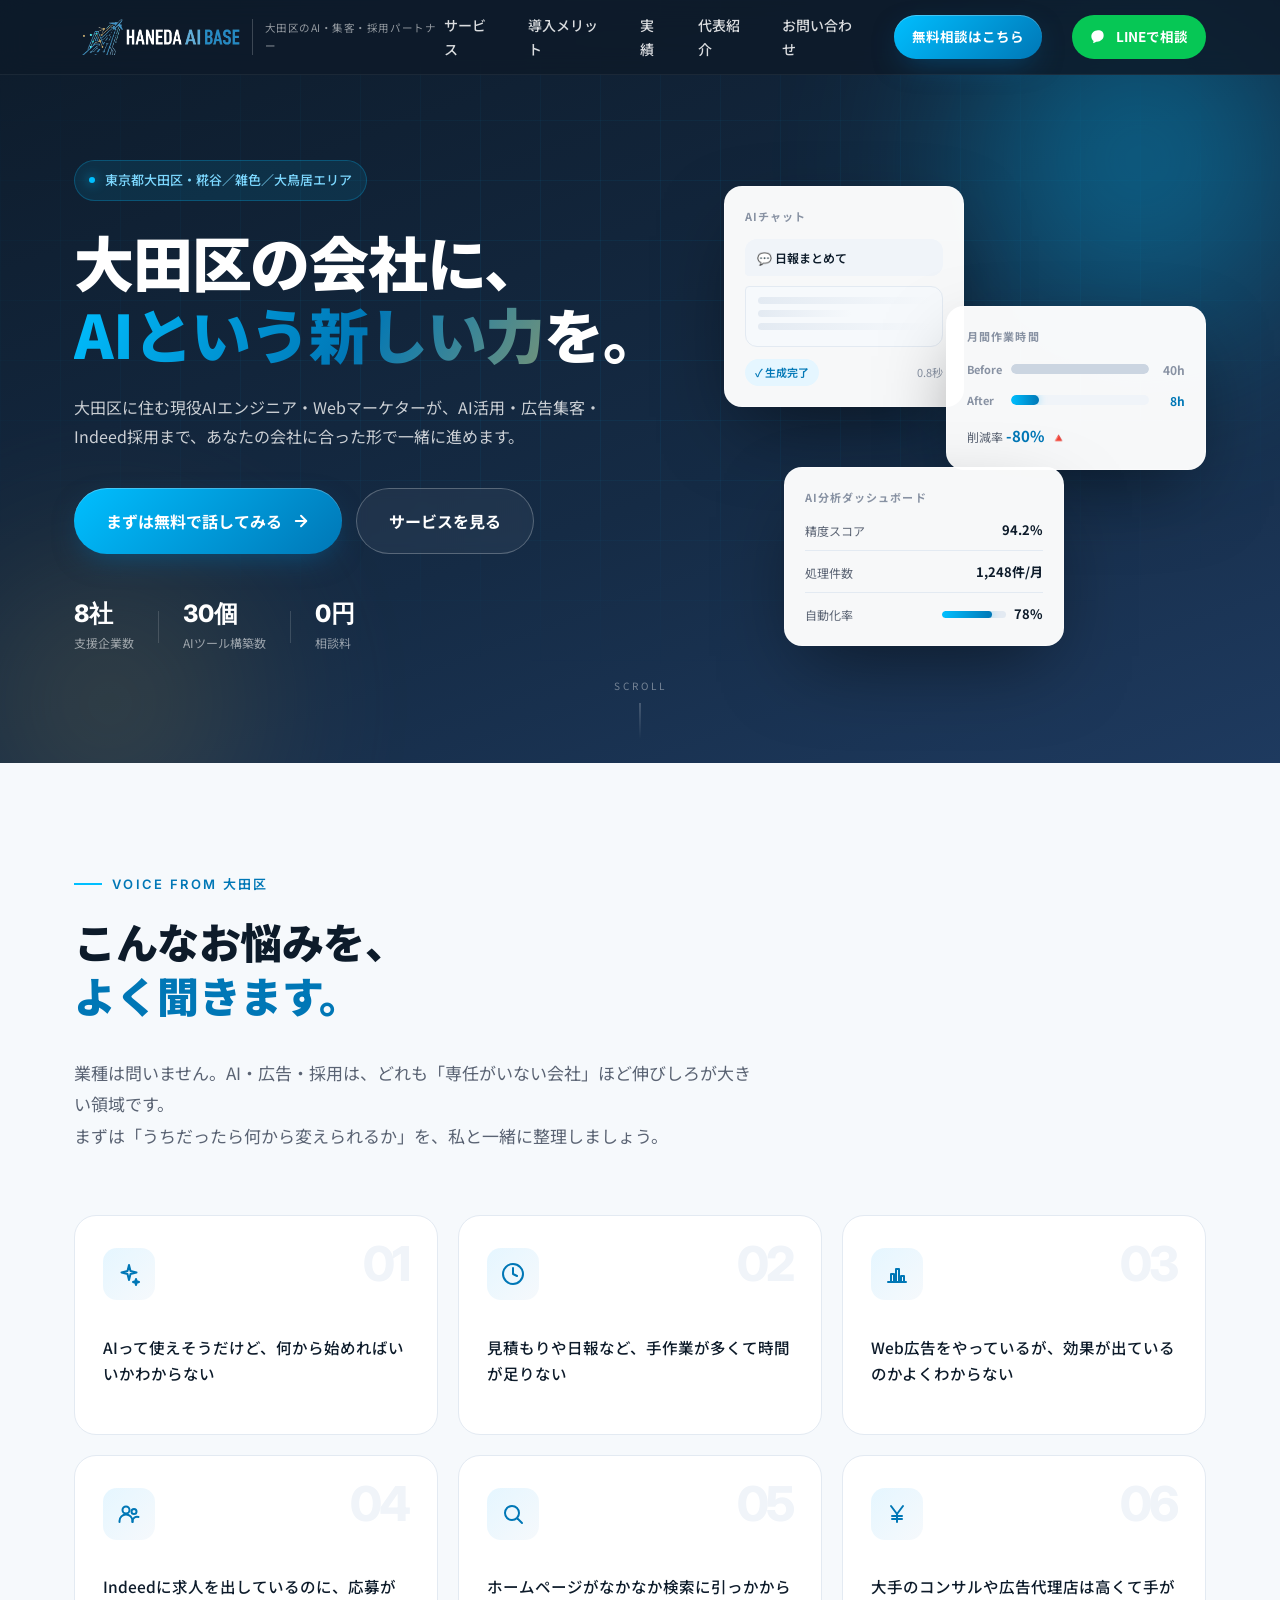
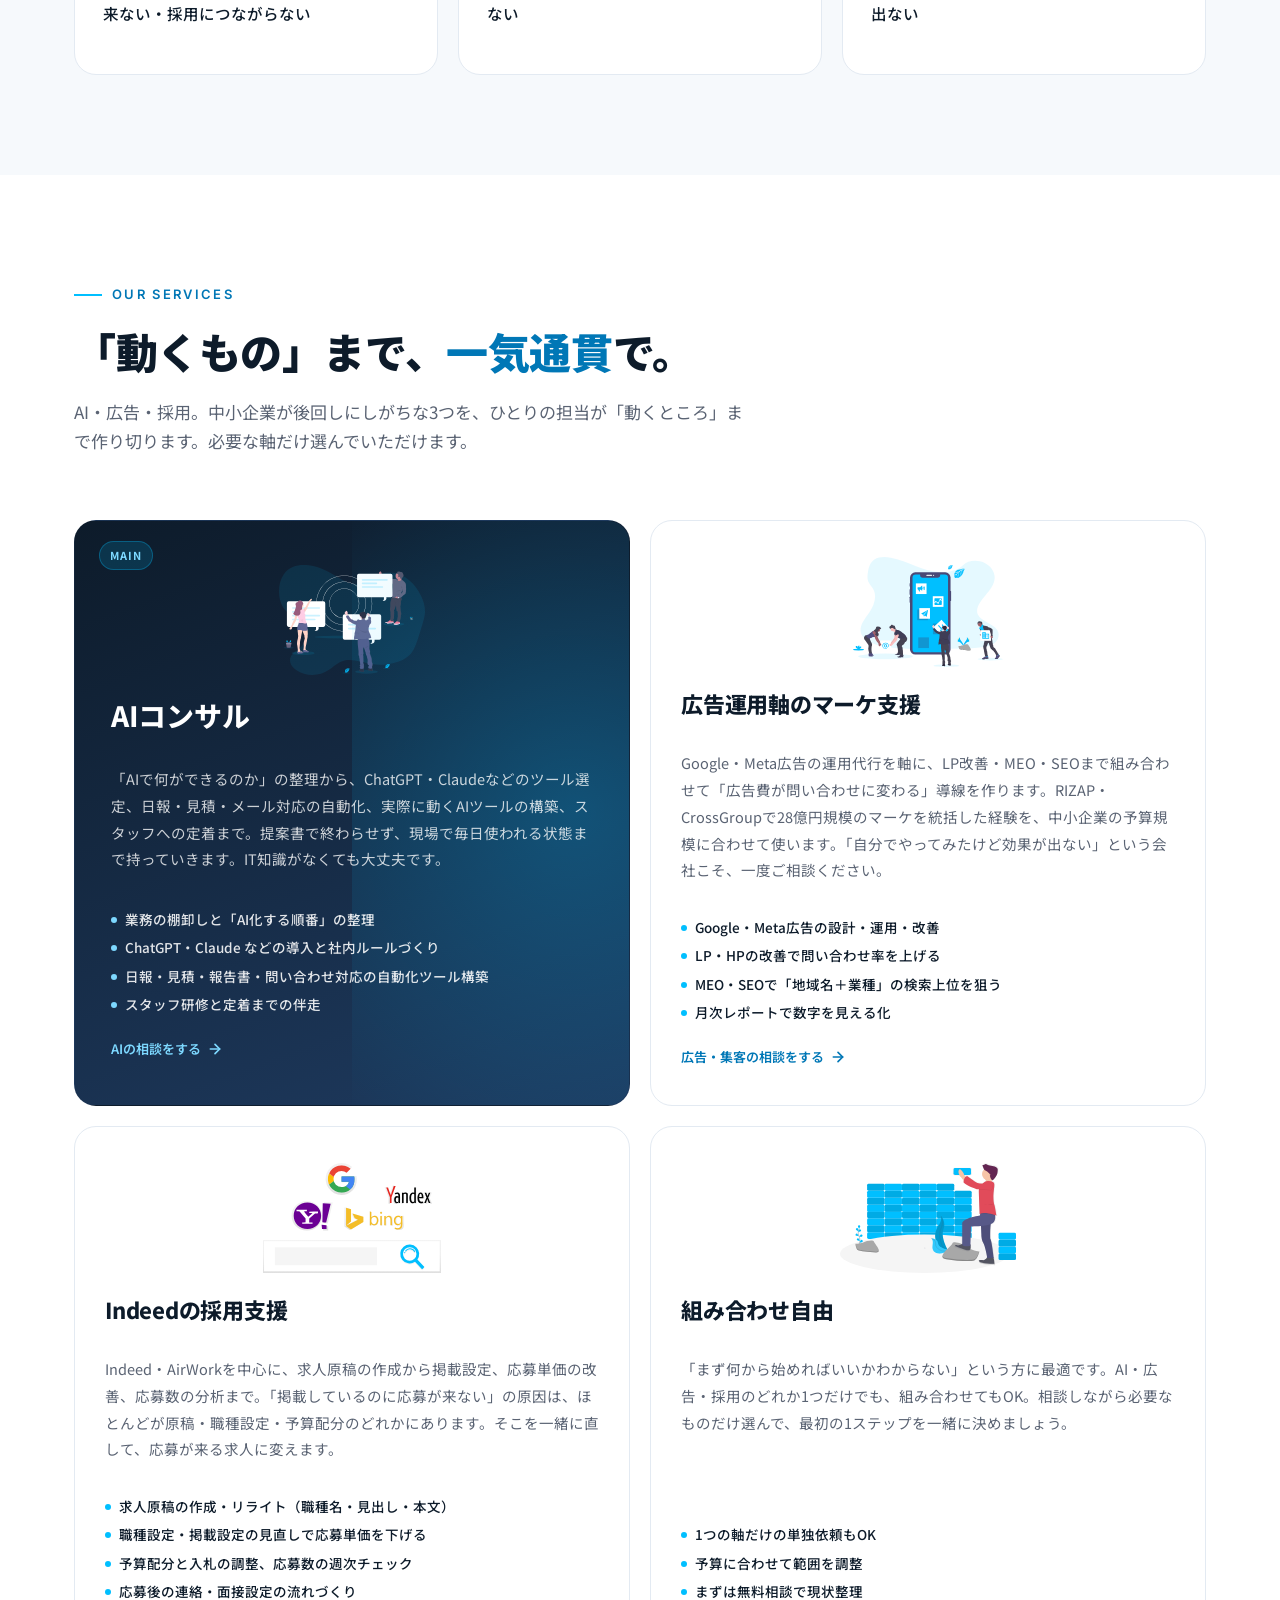
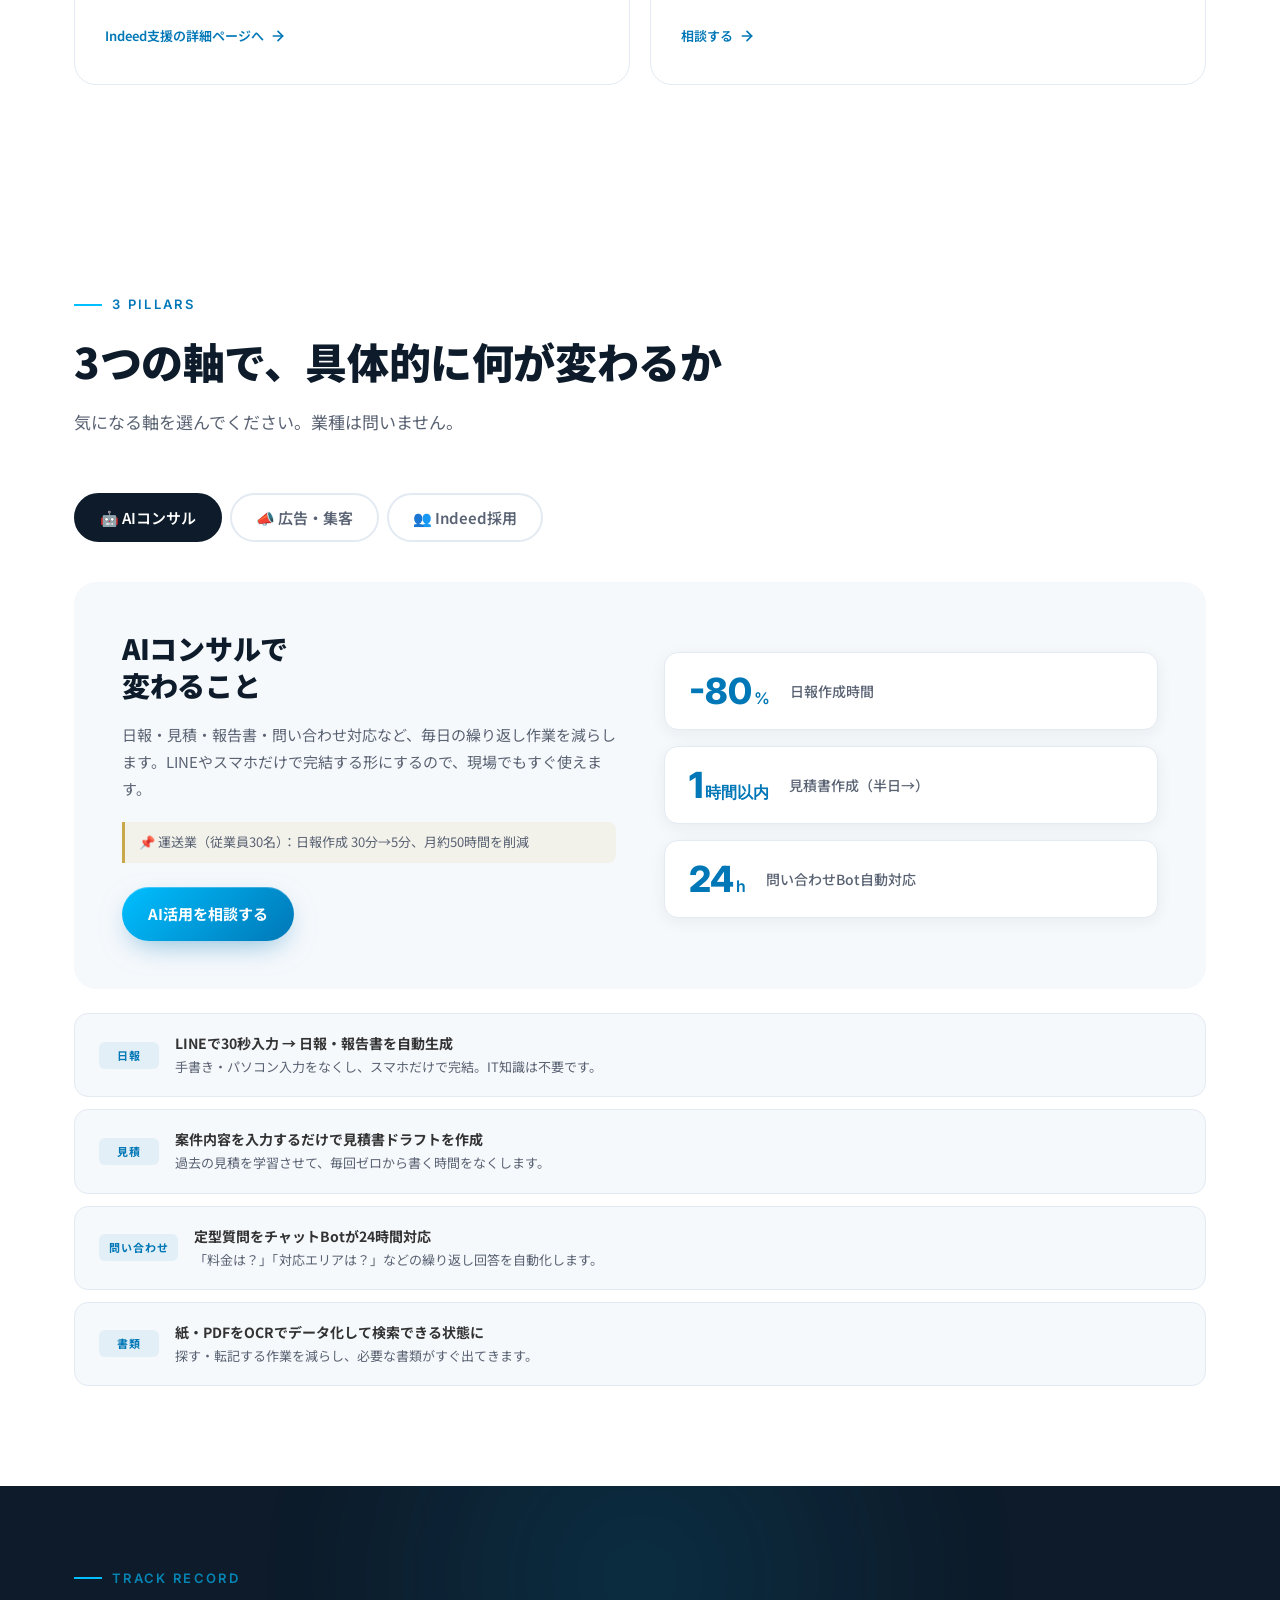
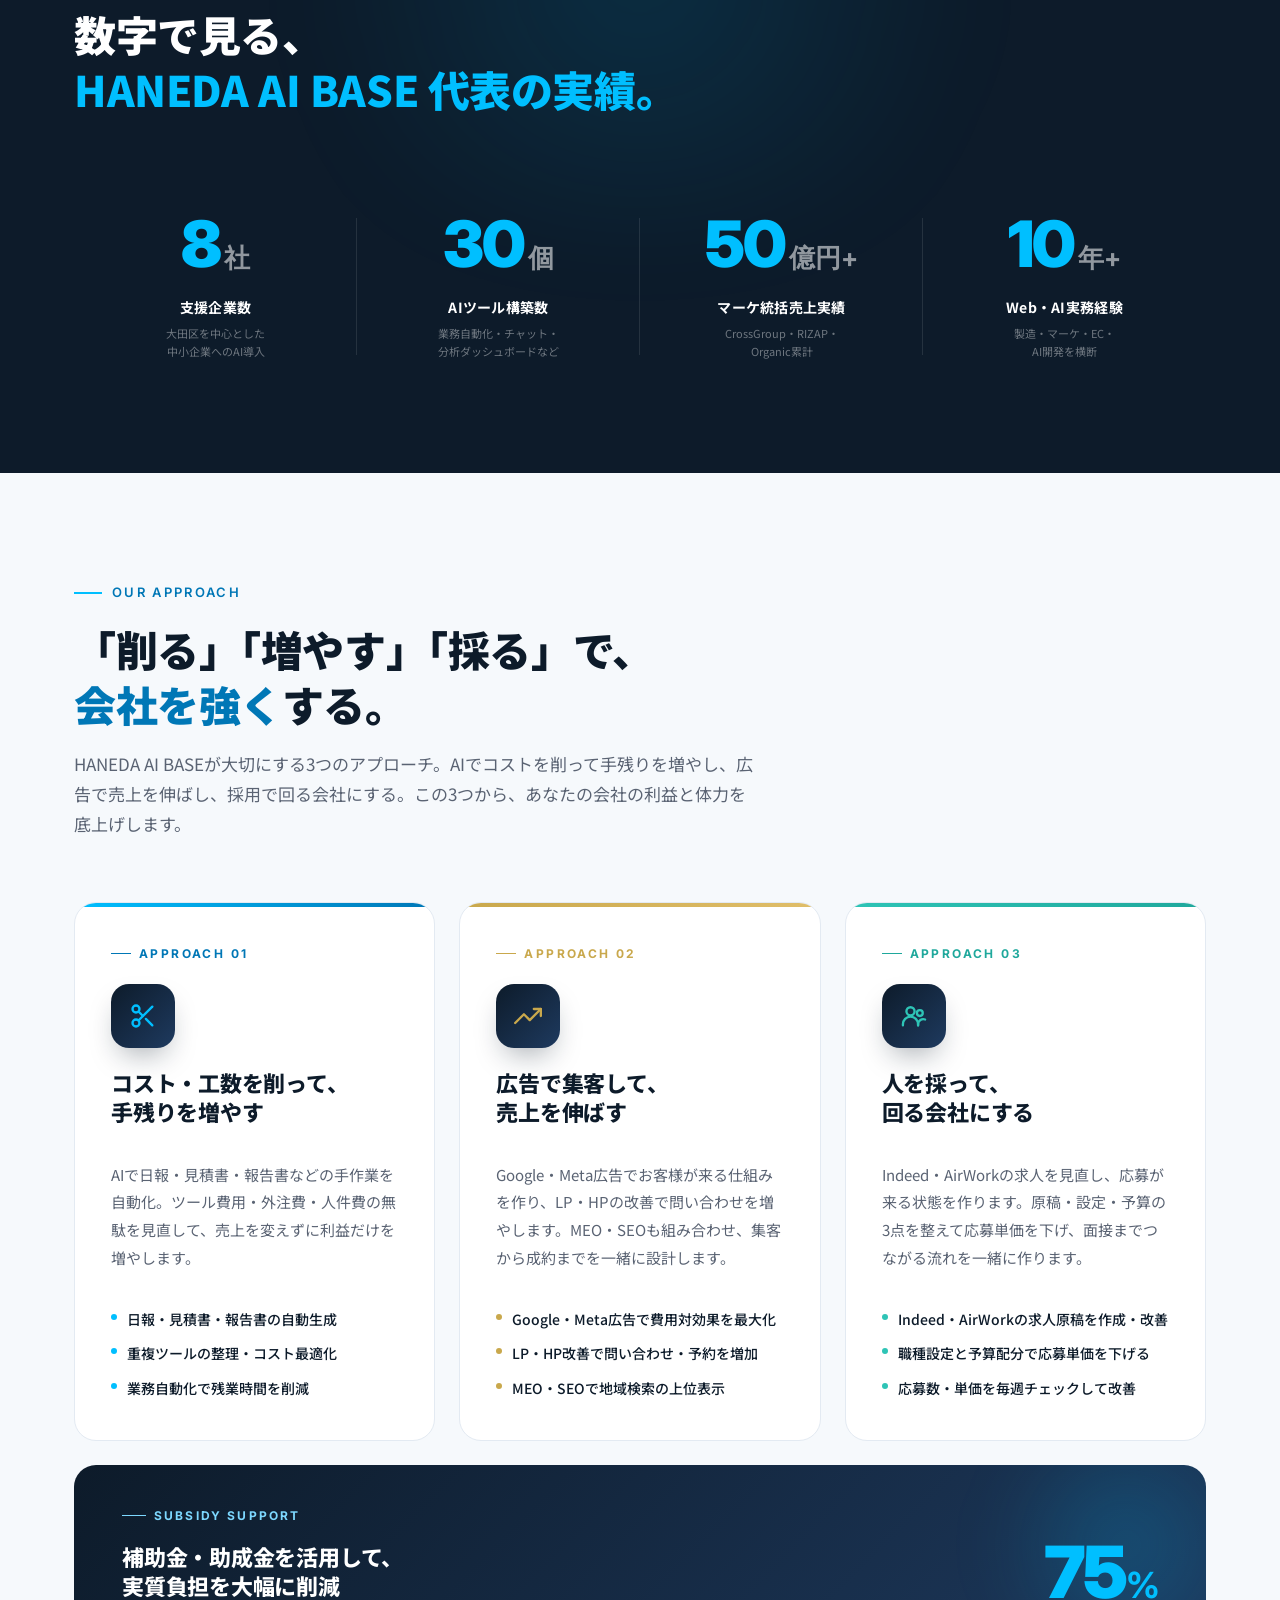
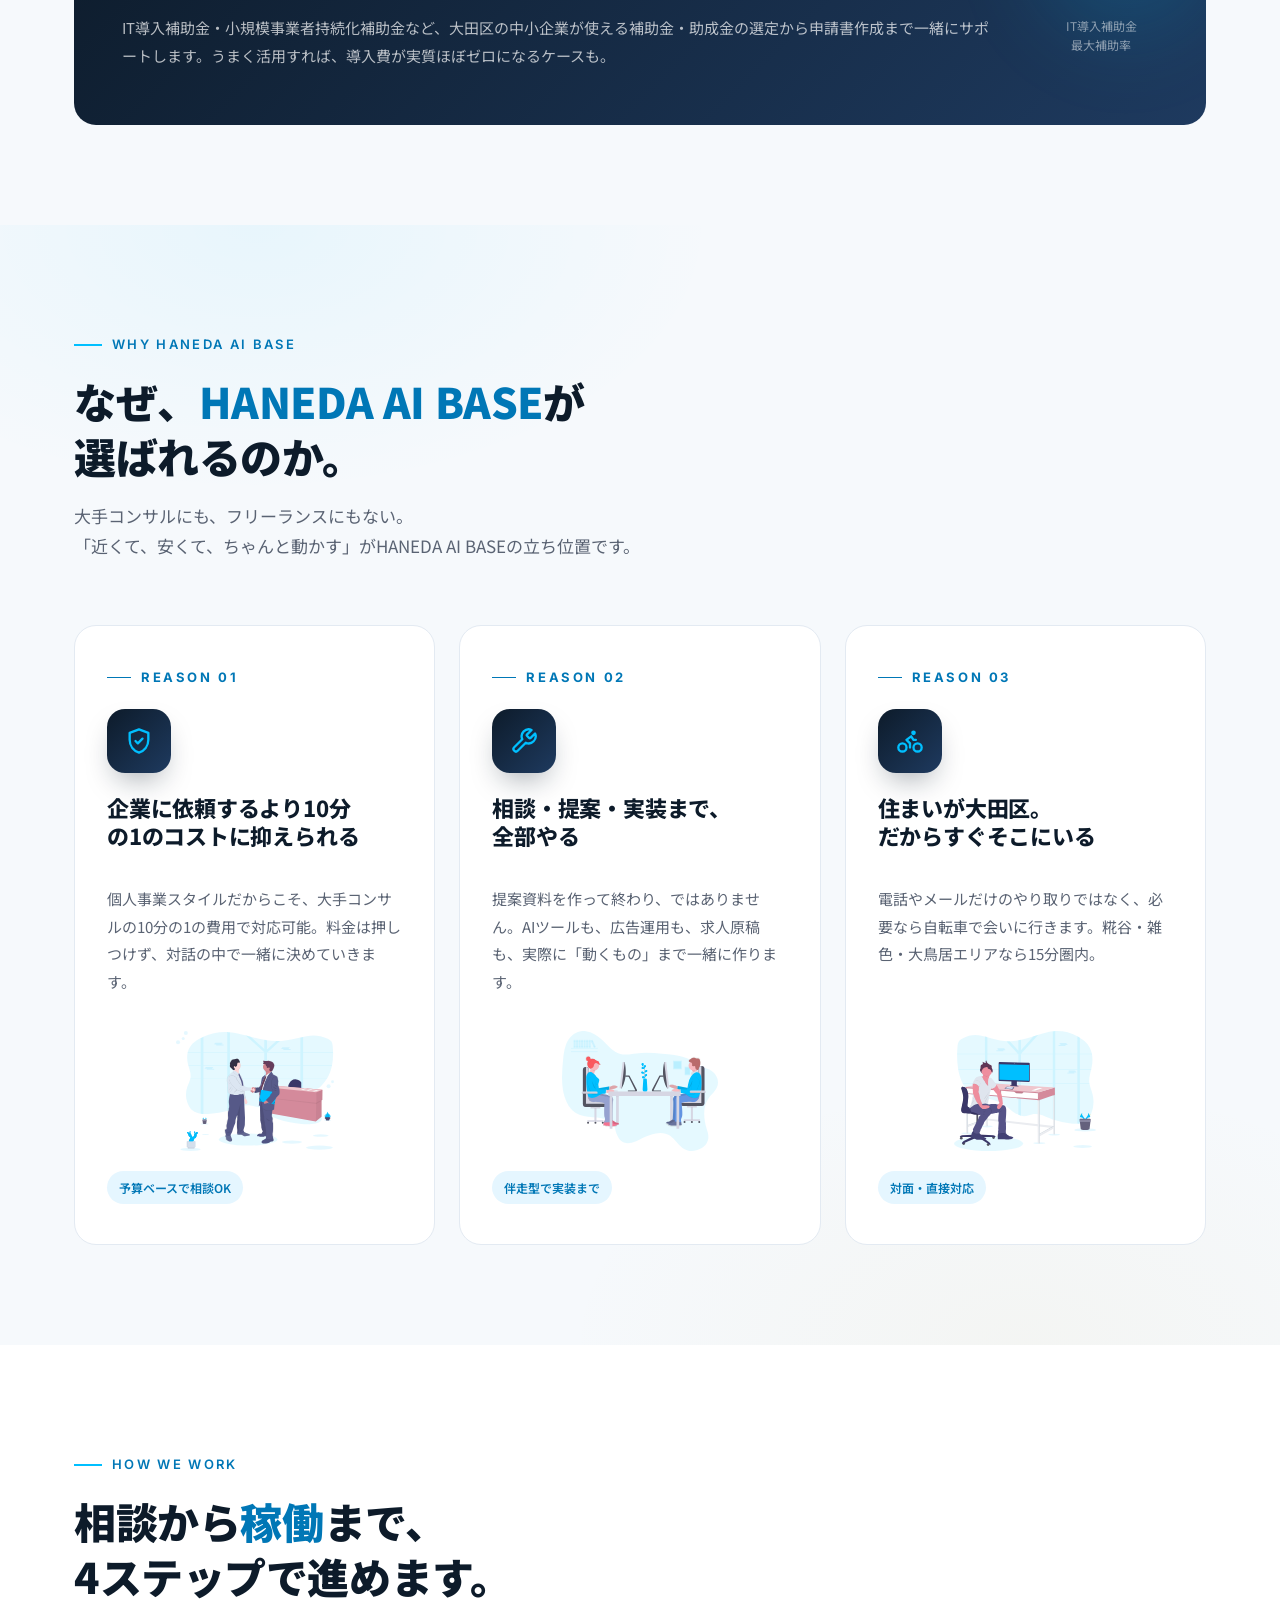
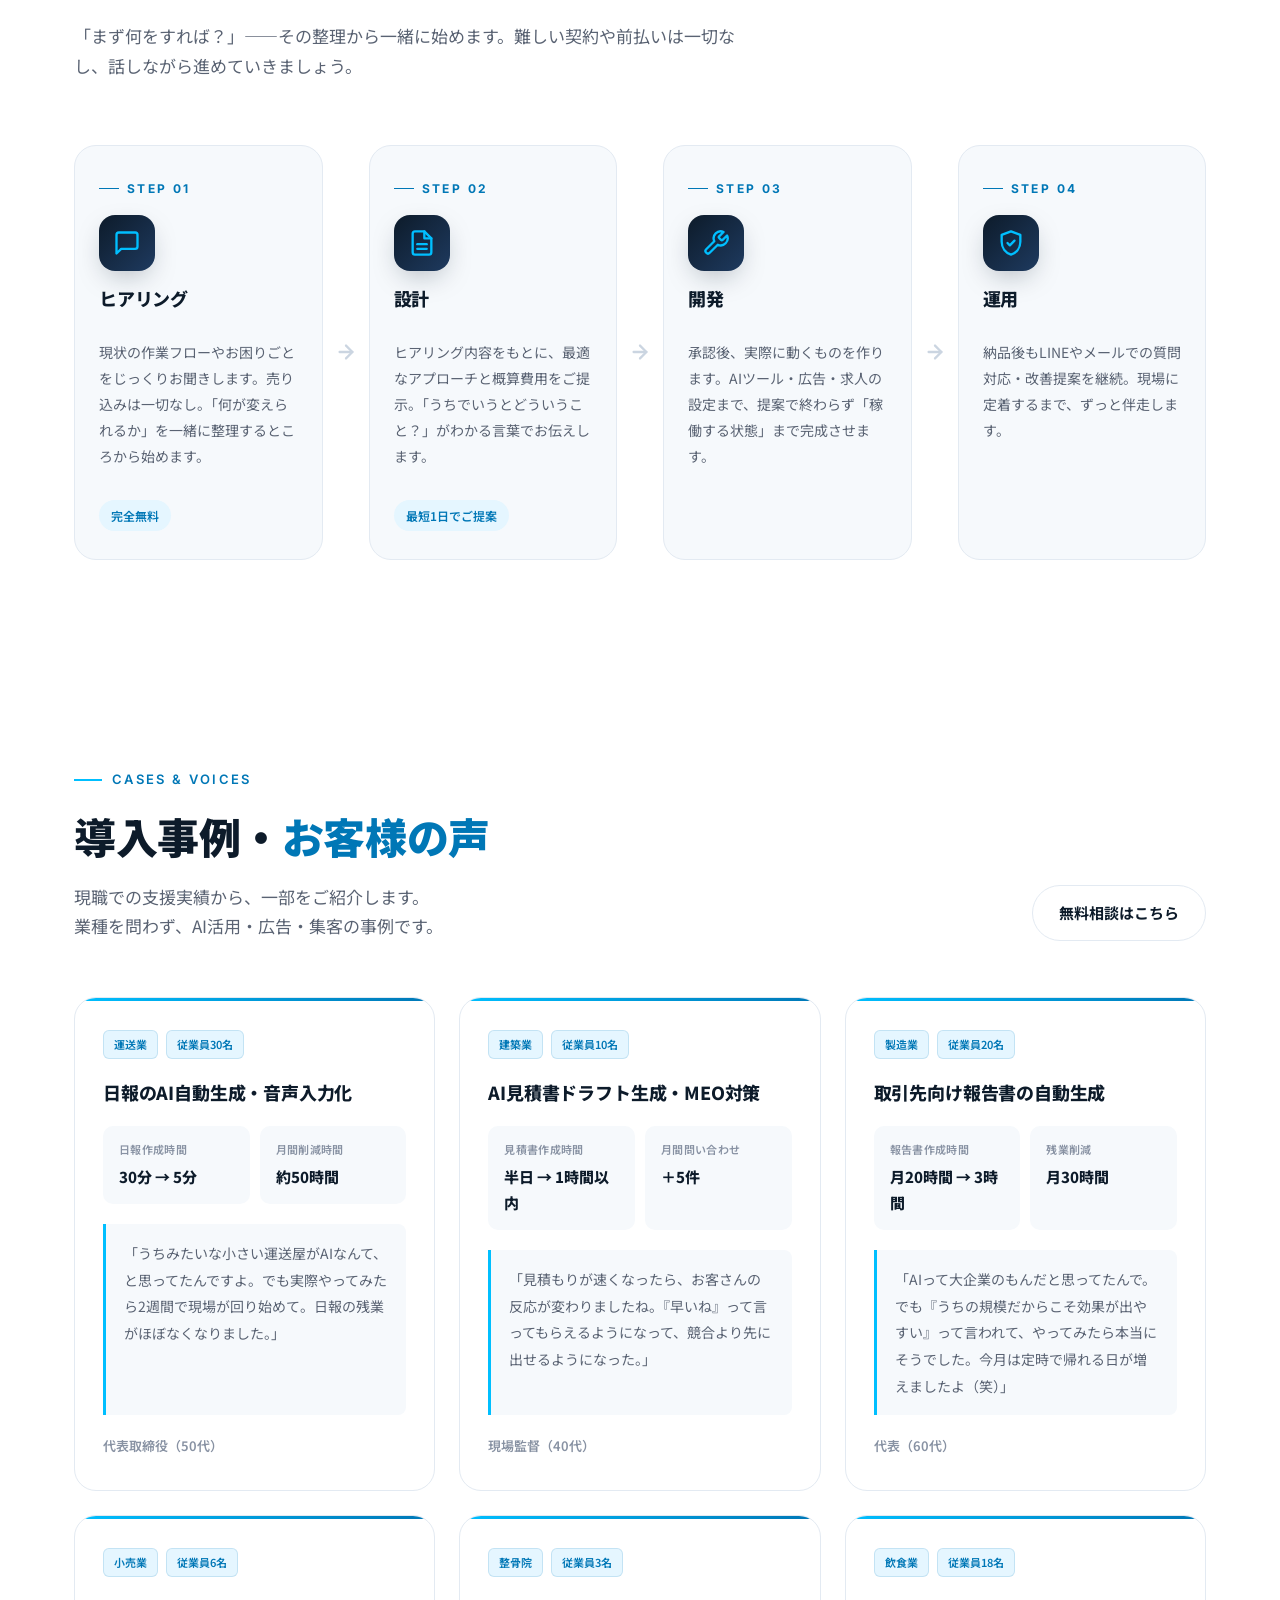
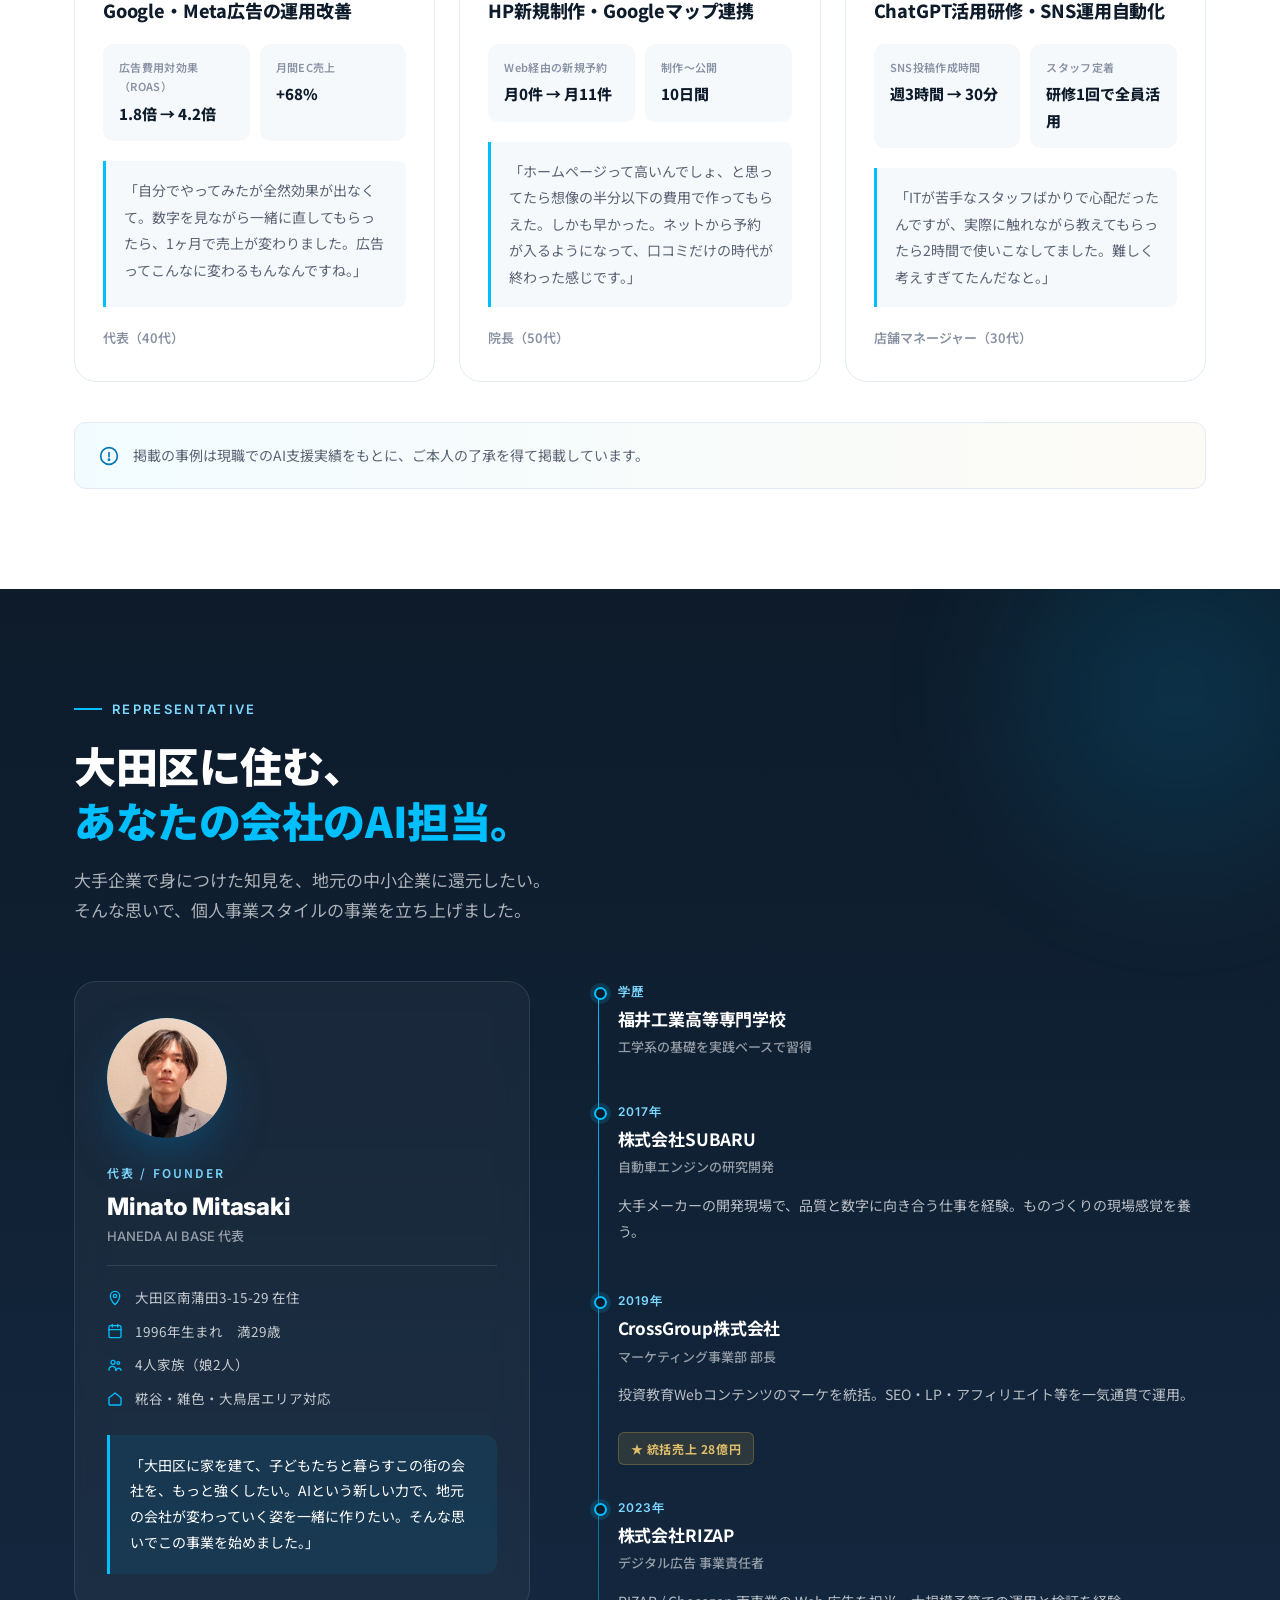
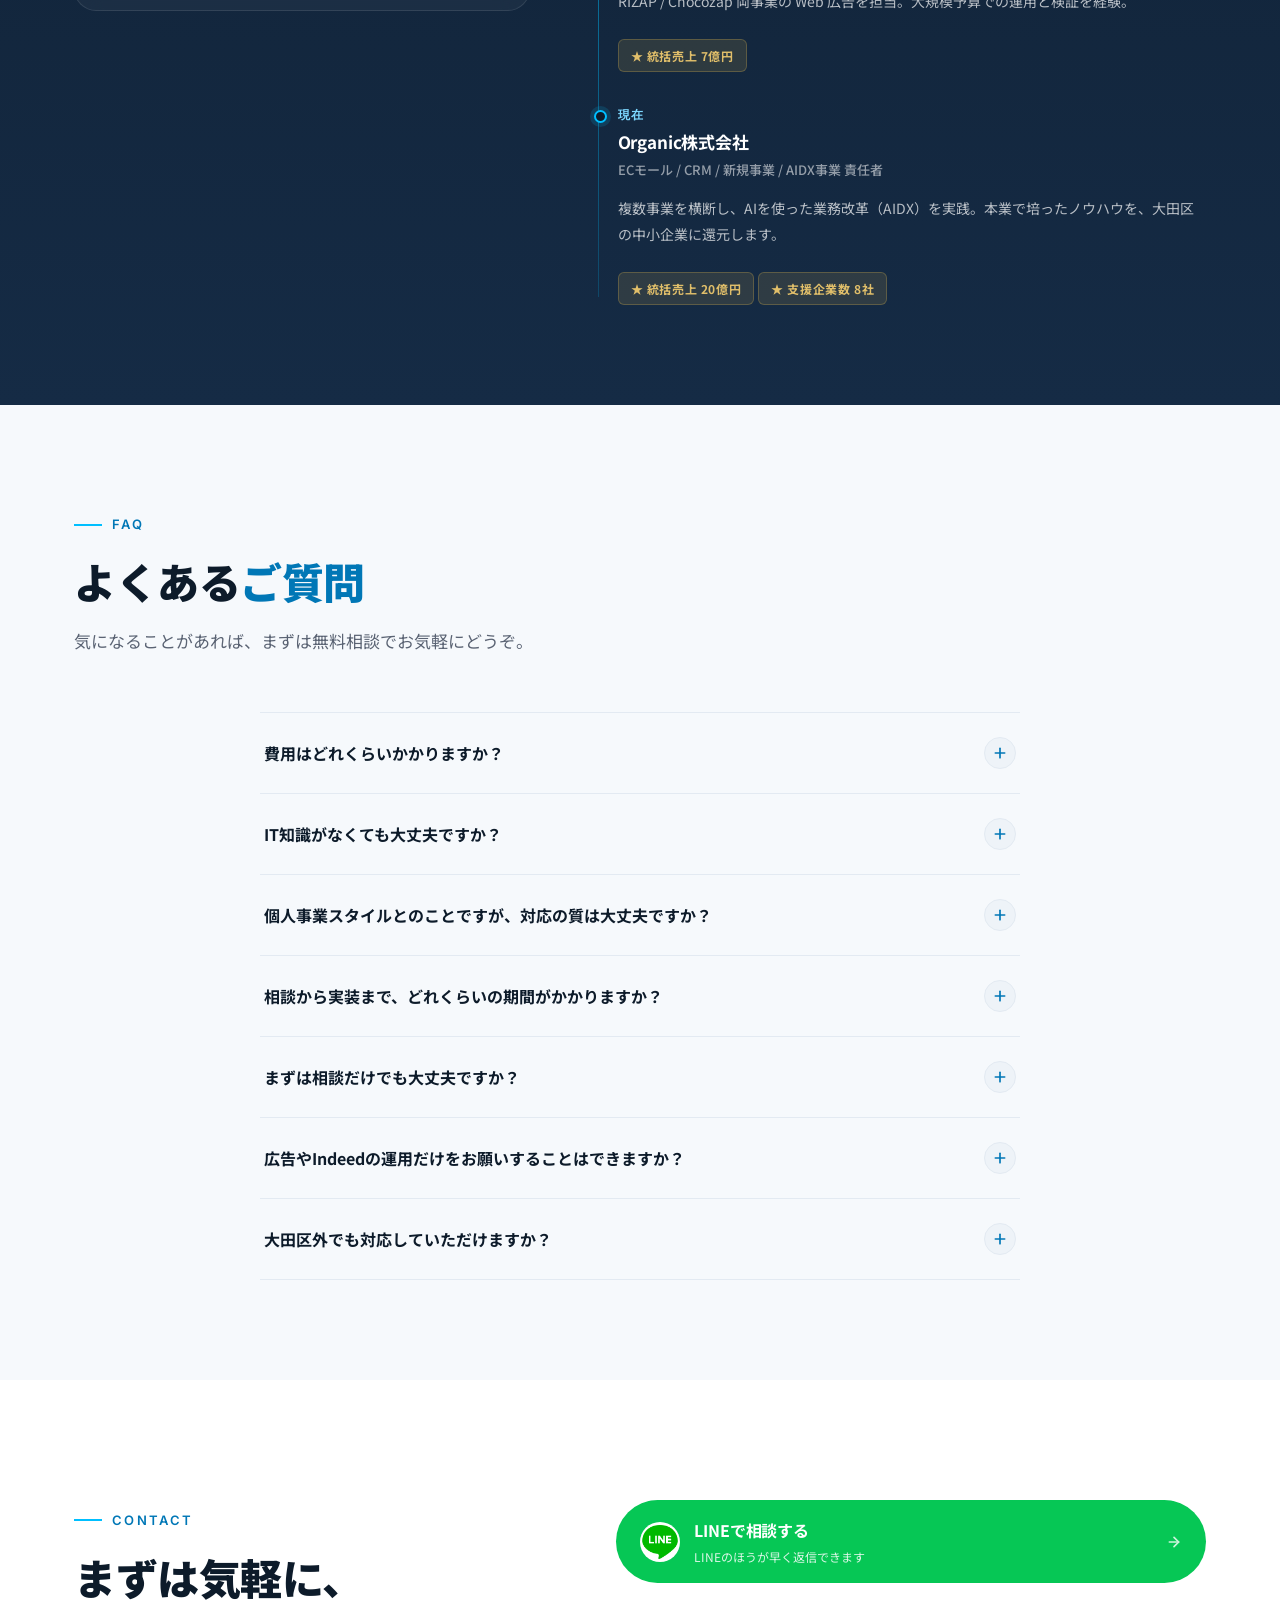
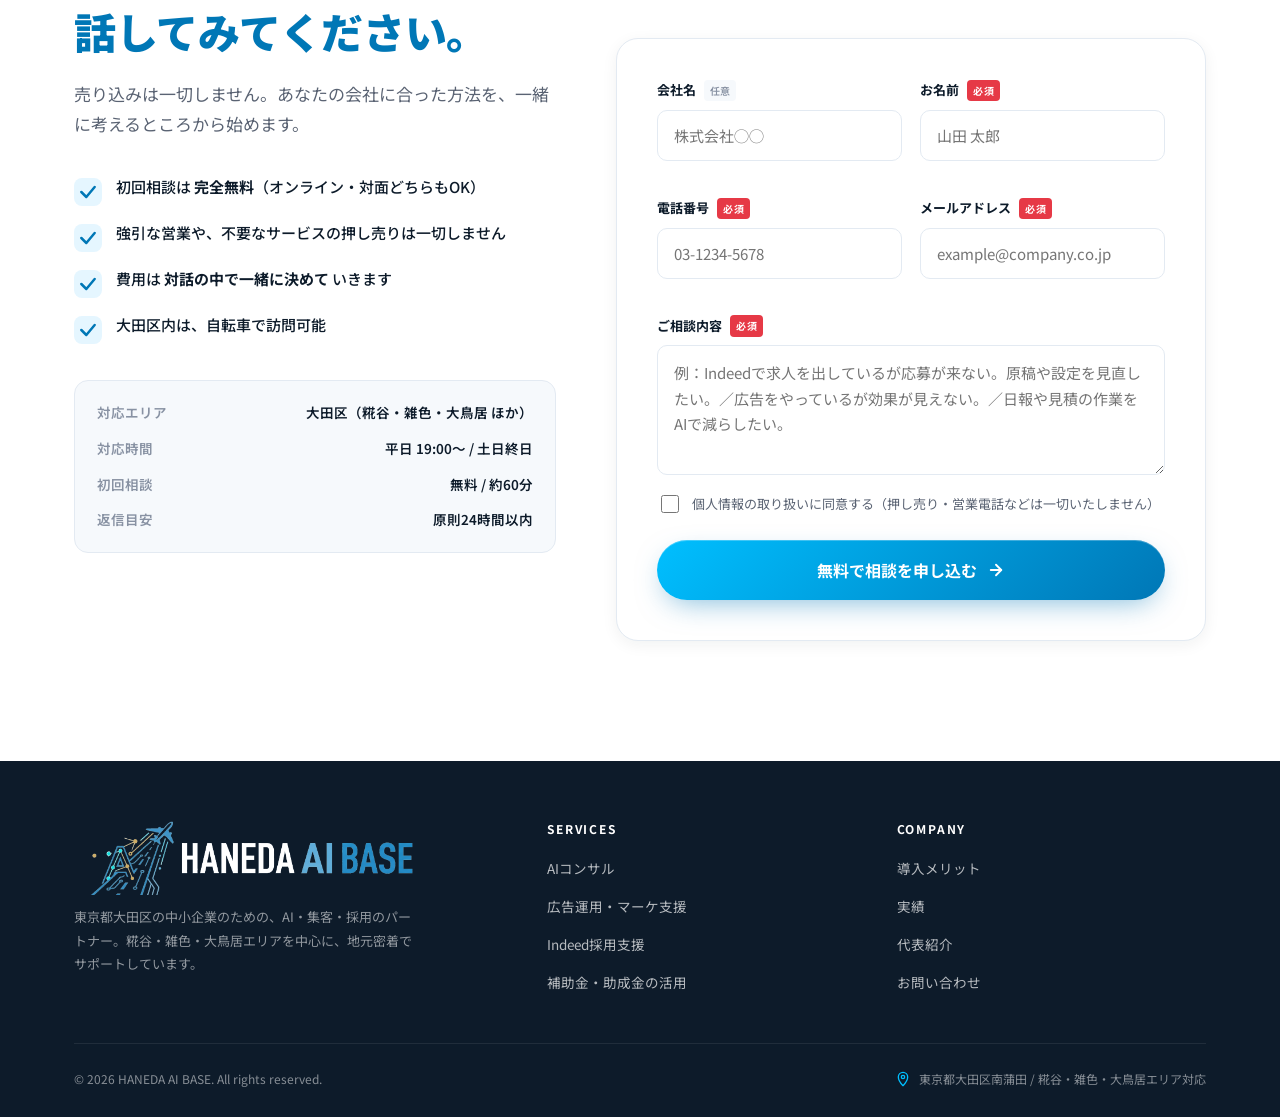
<file: index.html>
<!DOCTYPE html>
<html lang="ja">
<head>
<meta charset="UTF-8" />
<meta name="viewport" content="width=device-width, initial-scale=1.0" />
<meta name="google-site-verification" content="9H-wO3VwURpAh3TUdOFCdwUPlXqBcf1m_DgrR5d4MgE" />
<title>HANEDA AI BASE｜大田区の中小企業の AI活用・広告集客・Indeed採用パートナー</title>
<meta name="description" content="HANEDA AI BASEは、東京都大田区（糀谷・雑色・大鳥居エリア）の中小企業向けに、AI活用の導入支援、Google・Meta広告を軸にした集客支援、Indeedの採用支援を行うパートナーです。大手コンサルの10分の1コストで、動くところまで作り切ります。" />
<link rel="canonical" href="https://haneda.ai-base.jp/" />

<!-- Open Graph -->
<meta property="og:type" content="website" />
<meta property="og:locale" content="ja_JP" />
<meta property="og:site_name" content="HANEDA AI BASE" />
<meta property="og:title" content="HANEDA AI BASE｜大田区の中小企業の AI活用・広告集客・Indeed採用パートナー" />
<meta property="og:description" content="大田区（糀谷・雑色・大鳥居エリア）の中小企業の「AI・広告・採用」を、ひとりの担当が動くところまで。大手コンサルの10分の1コストで対応します。" />
<meta property="og:url" content="https://haneda.ai-base.jp/" />
<meta property="og:image" content="https://haneda.ai-base.jp/images/logo-header-dark.png" />

<!-- Twitter Card -->
<meta name="twitter:card" content="summary" />
<meta name="twitter:title" content="HANEDA AI BASE｜大田区の中小企業の AI活用・広告集客・Indeed採用パートナー" />
<meta name="twitter:description" content="大田区の中小企業のAI活用・広告集客・Indeed採用パートナー。相談は無料です。" />
<meta name="twitter:image" content="https://haneda.ai-base.jp/images/logo-header-dark.png" />

<link rel="preconnect" href="https://fonts.googleapis.com" />
<link rel="preconnect" href="https://fonts.gstatic.com" crossorigin />
<link href="https://fonts.googleapis.com/css2?family=Noto+Sans+JP:wght@400;500;700;900&family=Inter:wght@400;600;800&display=swap" rel="stylesheet" />
<link rel="icon" href="favicon.ico" type="image/x-icon" />
<link rel="stylesheet" href="styles.css?v=20261101" />
<link rel="stylesheet" href="styles-sections.css?v=20261101" />
<link rel="stylesheet" href="styles-rest.css?v=20261101" />

<!-- 構造化データ: LocalBusiness -->
<script type="application/ld+json">
{
  "@context": "https://schema.org",
  "@type": "LocalBusiness",
  "name": "HANEDA AI BASE",
  "url": "https://haneda.ai-base.jp/",
  "description": "東京都大田区の中小企業向けに、AI活用・広告運用による集客・Indeedでの採用を一緒に考え、実装するパートナーサービス。",
  "areaServed": [
    { "@type": "Place", "name": "東京都大田区" },
    { "@type": "Place", "name": "糀谷" },
    { "@type": "Place", "name": "雑色" },
    { "@type": "Place", "name": "大鳥居" }
  ],
  "address": {
    "@type": "PostalAddress",
    "addressRegion": "東京都",
    "addressLocality": "大田区",
    "addressCountry": "JP"
  },
  "sameAs": [
    "https://line.me/ti/p/K5vraowyPS"
  ]
}
</script>
</head>
<body>
<!-- Header -->
<header class="site-header" id="siteHeader">
  <div class="container header-inner">
    <a href="#top" class="logo">
      <img src="images/logo-footer.png" class="header-logo header-logo--light" alt="HANEDA AI BASE" />
      <img src="images/logo-header-dark.png" class="header-logo header-logo--dark" alt="HANEDA AI BASE" />
      <span class="logo-sub"><span class="logo-sub-full">大田区のAI・集客・採用パートナー</span><span class="logo-sub-short">AI・集客・採用</span></span>
    </a>

    <nav class="site-nav" id="siteNav">
      <a href="#services">サービス</a>
      <a href="#benefits">導入メリット</a>
      <a href="#cases">実績</a>
      <a href="#profile">代表紹介</a>
      <a href="#contact">お問い合わせ</a>
      <a href="#contact" class="btn btn-primary btn-sm nav-cta">無料相談はこちら</a>
      <a href="https://line.me/ti/p/K5vraowyPS" target="_blank" rel="noopener" class="btn btn-line btn-sm nav-line">
        <svg width="16" height="16" viewBox="0 0 48 48" fill="currentColor" aria-hidden="true"><path d="M24 4C12.95 4 4 12.27 4 22.45c0 5.49 2.67 10.39 6.87 13.73-.3 1.11-1.1 4.03-1.26 4.66-.2.79.29 1.59 1.08 1.59.18 0 .36-.05.53-.14 0 0 5.03-2.97 7.09-4.19.87.13 1.76.2 2.69.2 11.05 0 20-8.27 20-18.45S35.05 4 24 4z"/></svg>
        LINEで相談
      </a>
    </nav>

    <button class="nav-toggle" id="navToggle" aria-label="メニューを開く">
      <span></span><span></span><span></span>
    </button>
  </div>
</header>

<!-- Hero -->
<section class="hero" id="top">
  <div class="hero-bg" aria-hidden="true">
    <div class="hero-glow glow-1"></div>
    <div class="hero-glow glow-2"></div>
    <div class="hero-grid"></div>
  </div>

  <div class="container hero-inner">
    <div class="hero-text reveal">
      <div class="hero-eyebrow">
        <span class="dot"></span>
        東京都大田区・糀谷／雑色／大鳥居エリア
      </div>
      <h1 class="hero-title">
        大田区の会社に、<br />
        <span class="grad-text">AIという新しい力</span>を。
      </h1>
      <p class="hero-sub">
        大田区に住む現役AIエンジニア・Webマーケターが、AI活用・広告集客・Indeed採用まで、あなたの会社に合った形で一緒に進めます。
      </p>
      <div class="hero-cta">
        <a href="#contact" class="btn btn-primary btn-lg">
          まずは無料で話してみる
          <svg width="18" height="18" viewBox="0 0 24 24" fill="none" stroke="currentColor" stroke-width="2.5" stroke-linecap="round" stroke-linejoin="round"><line x1="5" y1="12" x2="19" y2="12"></line><polyline points="12 5 19 12 12 19"></polyline></svg>
        </a>
        <a href="#services" class="btn btn-ghost btn-lg">サービスを見る</a>
      </div>
      <div class="hero-trust">
        <div class="trust-item"><strong>8社</strong><span>支援企業数</span></div>
        <div class="trust-divider"></div>
        <div class="trust-item"><strong>30個</strong><span>AIツール構築数</span></div>
        <div class="trust-divider"></div>
        <div class="trust-item"><strong>0円</strong><span>相談料</span></div>
      </div>
    </div>

    <div class="hero-visual reveal" aria-hidden="true">
      <div class="card-stack">
        <div class="floating-card card-1">
          <div class="fc-label">AIチャット</div>
          <div class="fc-chat">
            <div class="fc-chat-user">💬 日報まとめて</div>
            <div class="fc-chat-ai">
              <div class="fc-line"></div>
              <div class="fc-line short"></div>
              <div class="fc-line"></div>
            </div>
          </div>
          <div class="fc-chat-footer">
            <div class="fc-tag">✓ 生成完了</div>
            <span class="fc-time">0.8秒</span>
          </div>
        </div>
        <div class="floating-card card-2">
          <div class="fc-label">月間作業時間</div>
          <div class="fc-compare">
            <div class="fc-compare-row">
              <span class="fc-compare-label">Before</span>
              <div class="fc-bar-wrap"><div class="fc-bar fc-bar-before"></div></div>
              <span class="fc-compare-val mute">40h</span>
            </div>
            <div class="fc-compare-row">
              <span class="fc-compare-label">After</span>
              <div class="fc-bar-wrap"><div class="fc-bar fc-bar-after"></div></div>
              <span class="fc-compare-val accent">8h</span>
            </div>
          </div>
          <div class="fc-reduction">削減率 <strong>-80%</strong> 🔺</div>
        </div>
        <div class="floating-card card-3">
          <div class="fc-label">AI分析ダッシュボード</div>
          <div class="fc-kpi-list">
            <div class="fc-kpi-row">
              <span>精度スコア</span>
              <span class="fc-kpi-val">94.2%</span>
            </div>
            <div class="fc-kpi-row">
              <span>処理件数</span>
              <span class="fc-kpi-val">1,248件/月</span>
            </div>
            <div class="fc-kpi-row">
              <span>自動化率</span>
              <div class="fc-mini-bar-wrap">
                <div class="fc-mini-bar"></div>
                <span class="fc-kpi-val">78%</span>
              </div>
            </div>
          </div>
        </div>
      </div>
    </div>
  </div>

  <div class="hero-scroll" aria-hidden="true">
    <span>SCROLL</span>
    <div class="scroll-line"></div>
  </div>
</section>

<main id="main-content"></main>
<div id="footer-mount"></div>

<script src="app.js?v=20261101" defer></script>
</body>
</html>
</file>
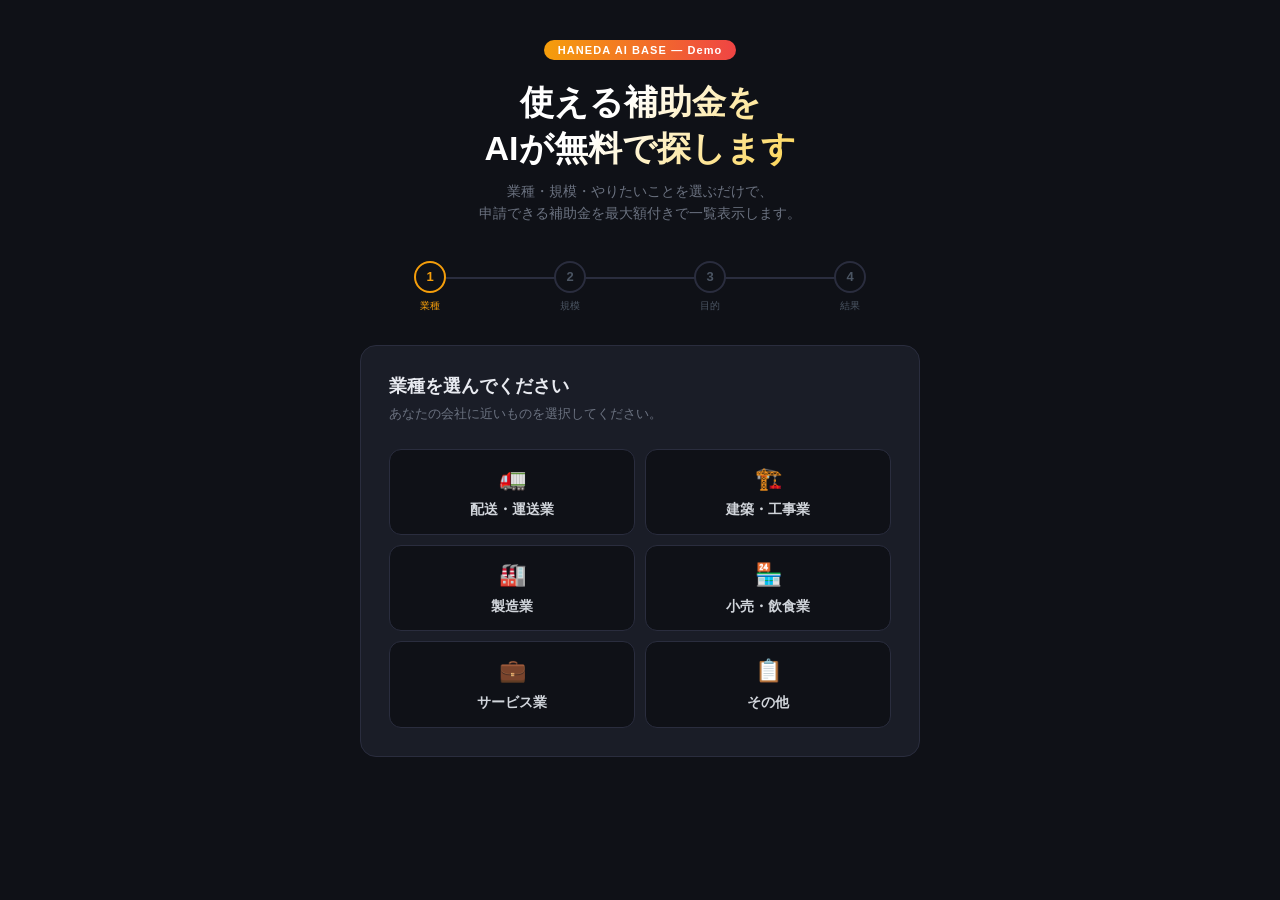
<file: demo-hojogkin.html>
<!DOCTYPE html>
<html lang="ja">
<head>
<meta charset="UTF-8" />
<meta name="viewport" content="width=device-width, initial-scale=1.0" />
<title>補助金サーチャー — デモ</title>
<meta name="robots" content="noindex, nofollow" />
<link rel="icon" href="data:image/svg+xml,<svg xmlns='http://www.w3.org/2000/svg' viewBox='0 0 100 100'><text y='.9em' font-size='90'>💰</text></svg>" />
<style>
  * { box-sizing: border-box; margin: 0; padding: 0; }

  body {
    font-family: 'Helvetica Neue', Arial, 'Hiragino Sans', sans-serif;
    background: #0f1117;
    color: #e8eaf0;
    min-height: 100vh;
    display: flex;
    flex-direction: column;
    align-items: center;
    padding: 40px 20px 60px;
  }

  .badge {
    background: linear-gradient(90deg, #f59e0b, #ef4444);
    color: white;
    font-size: 11px;
    font-weight: 700;
    letter-spacing: 0.1em;
    padding: 4px 14px;
    border-radius: 20px;
    margin-bottom: 20px;
  }

  h1 {
    font-size: clamp(22px, 5vw, 34px);
    font-weight: 800;
    text-align: center;
    margin-bottom: 8px;
    background: linear-gradient(135deg, #fff 40%, #fcd34d);
    -webkit-background-clip: text;
    -webkit-text-fill-color: transparent;
  }

  .subtitle {
    color: #6b7280;
    font-size: 14px;
    text-align: center;
    margin-bottom: 36px;
    line-height: 1.6;
  }

  /* Progress */
  .progress-bar {
    width: 100%;
    max-width: 560px;
    display: flex;
    align-items: center;
    gap: 0;
    margin-bottom: 32px;
  }

  .prog-step {
    display: flex;
    flex-direction: column;
    align-items: center;
    gap: 6px;
    flex: 1;
    position: relative;
  }

  .prog-step::after {
    content: '';
    position: absolute;
    top: 16px;
    left: 50%;
    width: 100%;
    height: 2px;
    background: #2a2d3e;
    z-index: 0;
  }

  .prog-step:last-child::after { display: none; }

  .prog-dot {
    width: 32px;
    height: 32px;
    border-radius: 50%;
    border: 2px solid #2a2d3e;
    display: flex;
    align-items: center;
    justify-content: center;
    font-size: 13px;
    font-weight: 700;
    color: #4b5563;
    background: #0f1117;
    position: relative;
    z-index: 1;
    transition: all 0.3s;
  }

  .prog-step.active .prog-dot {
    border-color: #f59e0b;
    color: #f59e0b;
  }

  .prog-step.done .prog-dot {
    background: #f59e0b;
    border-color: #f59e0b;
    color: white;
  }

  .prog-label {
    font-size: 10px;
    color: #4b5563;
    white-space: nowrap;
    transition: color 0.3s;
  }

  .prog-step.active .prog-label { color: #f59e0b; }
  .prog-step.done .prog-label { color: #9ca3af; }

  /* Cards */
  .step-card {
    width: 100%;
    max-width: 560px;
    background: #1a1d27;
    border: 1px solid #2a2d3e;
    border-radius: 16px;
    padding: 28px;
    display: none;
    animation: fadeIn 0.3s ease;
  }

  .step-card.active { display: block; }

  @keyframes fadeIn {
    from { opacity: 0; transform: translateY(10px); }
    to { opacity: 1; transform: translateY(0); }
  }

  .step-title {
    font-size: 18px;
    font-weight: 700;
    margin-bottom: 6px;
  }

  .step-desc {
    font-size: 13px;
    color: #6b7280;
    margin-bottom: 24px;
    line-height: 1.6;
  }

  /* Option buttons */
  .options-grid {
    display: grid;
    grid-template-columns: 1fr 1fr;
    gap: 10px;
  }

  .options-grid.cols3 { grid-template-columns: 1fr 1fr 1fr; }
  .options-grid.cols1 { grid-template-columns: 1fr; }

  .opt-btn {
    background: #0f1117;
    border: 1.5px solid #2a2d3e;
    border-radius: 12px;
    color: #d1d5db;
    font-size: 14px;
    font-weight: 600;
    padding: 14px 12px;
    cursor: pointer;
    transition: all 0.15s;
    text-align: center;
    line-height: 1.4;
  }

  .opt-btn .opt-icon { font-size: 22px; display: block; margin-bottom: 6px; }
  .opt-btn:hover { border-color: #f59e0b; color: #fcd34d; }
  .opt-btn.selected { border-color: #f59e0b; background: #f59e0b15; color: #fcd34d; }

  .next-btn {
    width: 100%;
    background: linear-gradient(135deg, #f59e0b, #ef4444);
    border: none;
    border-radius: 12px;
    color: white;
    font-size: 15px;
    font-weight: 700;
    padding: 14px;
    cursor: pointer;
    margin-top: 20px;
    transition: opacity 0.2s;
    display: none;
  }

  .next-btn.show { display: block; }
  .next-btn:hover { opacity: 0.9; }

  /* Loading */
  .loading-wrap {
    width: 100%;
    max-width: 560px;
    display: none;
    flex-direction: column;
    align-items: center;
    gap: 16px;
    padding: 40px 0;
  }

  .loading-wrap.show { display: flex; }

  .spinner {
    width: 48px;
    height: 48px;
    border: 3px solid #2a2d3e;
    border-top-color: #f59e0b;
    border-radius: 50%;
    animation: spin 0.8s linear infinite;
  }

  @keyframes spin { to { transform: rotate(360deg); } }

  .loading-text {
    font-size: 14px;
    color: #9ca3af;
    text-align: center;
    line-height: 1.8;
  }

  .loading-steps-list { list-style: none; margin-top: 8px; }

  .loading-steps-list li {
    font-size: 13px;
    color: #4b5563;
    padding: 3px 0;
    transition: color 0.3s;
  }

  .loading-steps-list li.lit { color: #f59e0b; }
  .loading-steps-list li.done-li { color: #9ca3af; }

  /* Results */
  .results {
    width: 100%;
    max-width: 560px;
    display: none;
  }

  .results.show { display: block; }

  .results-header {
    display: flex;
    align-items: center;
    justify-content: space-between;
    margin-bottom: 20px;
  }

  .results-title {
    font-size: 16px;
    font-weight: 700;
  }

  .results-count {
    font-size: 12px;
    color: #f59e0b;
    font-weight: 600;
  }

  .hojo-card {
    background: #1a1d27;
    border: 1px solid #2a2d3e;
    border-radius: 14px;
    padding: 20px;
    margin-bottom: 14px;
    transition: border-color 0.2s;
    animation: fadeIn 0.4s ease;
  }

  .hojo-card.highlight { border-color: #f59e0b66; }

  .hojo-card-top {
    display: flex;
    align-items: flex-start;
    justify-content: space-between;
    gap: 12px;
    margin-bottom: 12px;
  }

  .hojo-name {
    font-size: 15px;
    font-weight: 700;
    line-height: 1.4;
  }

  .hojo-tag {
    font-size: 10px;
    font-weight: 700;
    padding: 3px 10px;
    border-radius: 20px;
    white-space: nowrap;
    flex-shrink: 0;
  }

  .tag-hot { background: #ef444420; color: #f87171; }
  .tag-ok { background: #22c55e20; color: #4ade80; }
  .tag-check { background: #6366f120; color: #a5b4fc; }

  .hojo-amounts {
    display: flex;
    gap: 16px;
    margin-bottom: 12px;
  }

  .hojo-amount-item { }
  .hojo-amount-label { font-size: 10px; color: #6b7280; margin-bottom: 2px; }
  .hojo-amount-val { font-size: 18px; font-weight: 800; color: #fcd34d; }
  .hojo-amount-val span { font-size: 11px; font-weight: 400; color: #9ca3af; margin-left: 2px; }

  .hojo-desc {
    font-size: 13px;
    color: #9ca3af;
    line-height: 1.6;
    margin-bottom: 12px;
  }

  .hojo-haneda {
    background: #f59e0b12;
    border: 1px solid #f59e0b33;
    border-radius: 8px;
    padding: 10px 12px;
    font-size: 12px;
    color: #fcd34d;
    line-height: 1.5;
  }

  .hojo-haneda strong { color: #f59e0b; }

  .hojo-deadline {
    display: flex;
    align-items: center;
    gap: 6px;
    margin-top: 10px;
    font-size: 12px;
    color: #6b7280;
  }

  .deadline-dot {
    width: 7px;
    height: 7px;
    border-radius: 50%;
    background: #ef4444;
    flex-shrink: 0;
  }

  .total-box {
    background: linear-gradient(135deg, #f59e0b15, #ef444415);
    border: 1px solid #f59e0b44;
    border-radius: 14px;
    padding: 20px;
    margin-top: 20px;
    margin-bottom: 24px;
    text-align: center;
  }

  .total-label { font-size: 12px; color: #9ca3af; margin-bottom: 6px; }
  .total-amount { font-size: 32px; font-weight: 800; color: #fcd34d; }
  .total-note { font-size: 12px; color: #6b7280; margin-top: 6px; line-height: 1.5; }

  .cta-btn {
    width: 100%;
    background: linear-gradient(135deg, #f59e0b, #ef4444);
    border: none;
    border-radius: 12px;
    color: white;
    font-size: 15px;
    font-weight: 700;
    padding: 16px;
    cursor: pointer;
    margin-bottom: 12px;
  }

  .restart-btn2 {
    width: 100%;
    background: transparent;
    border: 1px solid #2a2d3e;
    border-radius: 12px;
    color: #6b7280;
    font-size: 13px;
    padding: 12px;
    cursor: pointer;
    transition: all 0.15s;
  }

  .restart-btn2:hover { border-color: #f59e0b; color: #fcd34d; }
</style>
</head>
<body>

<div class="badge">HANEDA AI BASE — Demo</div>
<h1>使える補助金を<br>AIが無料で探します</h1>
<p class="subtitle">業種・規模・やりたいことを選ぶだけで、<br>申請できる補助金を最大額付きで一覧表示します。</p>

<!-- Progress -->
<div class="progress-bar" id="progressBar">
  <div class="prog-step active" id="prog1">
    <div class="prog-dot">1</div>
    <div class="prog-label">業種</div>
  </div>
  <div class="prog-step" id="prog2">
    <div class="prog-dot">2</div>
    <div class="prog-label">規模</div>
  </div>
  <div class="prog-step" id="prog3">
    <div class="prog-dot">3</div>
    <div class="prog-label">目的</div>
  </div>
  <div class="prog-step" id="prog4">
    <div class="prog-dot">4</div>
    <div class="prog-label">結果</div>
  </div>
</div>

<!-- Step 1: 業種 -->
<div class="step-card active" id="step1">
  <div class="step-title">業種を選んでください</div>
  <div class="step-desc">あなたの会社に近いものを選択してください。</div>
  <div class="options-grid">
    <button class="opt-btn" onclick="select(1, '配送・運送業', this)">
      <span class="opt-icon">🚛</span>配送・運送業
    </button>
    <button class="opt-btn" onclick="select(1, '建築・工事業', this)">
      <span class="opt-icon">🏗️</span>建築・工事業
    </button>
    <button class="opt-btn" onclick="select(1, '製造業', this)">
      <span class="opt-icon">🏭</span>製造業
    </button>
    <button class="opt-btn" onclick="select(1, '小売・飲食業', this)">
      <span class="opt-icon">🏪</span>小売・飲食業
    </button>
    <button class="opt-btn" onclick="select(1, 'サービス業', this)">
      <span class="opt-icon">💼</span>サービス業
    </button>
    <button class="opt-btn" onclick="select(1, 'その他', this)">
      <span class="opt-icon">📋</span>その他
    </button>
  </div>
  <button class="next-btn" id="next1" onclick="nextStep(2)">次へ →</button>
</div>

<!-- Step 2: 規模 -->
<div class="step-card" id="step2">
  <div class="step-title">従業員数を教えてください</div>
  <div class="step-desc">補助金の上限額が変わります。</div>
  <div class="options-grid cols1">
    <button class="opt-btn" onclick="select(2, '1〜5人', this)">1〜5人（個人事業主・小規模）</button>
    <button class="opt-btn" onclick="select(2, '6〜20人', this)">6〜20人（小規模企業）</button>
    <button class="opt-btn" onclick="select(2, '21〜50人', this)">21〜50人（中小企業）</button>
    <button class="opt-btn" onclick="select(2, '51人以上', this)">51人以上（中堅企業）</button>
  </div>
  <button class="next-btn" id="next2" onclick="nextStep(3)">次へ →</button>
</div>

<!-- Step 3: 目的 -->
<div class="step-card" id="step3">
  <div class="step-title">何をしたいですか？</div>
  <div class="step-desc">複数選んでもOKです。</div>
  <div class="options-grid" id="purposeGrid">
    <button class="opt-btn" onclick="selectMulti(this, 'AIツール・システム導入')">
      <span class="opt-icon">🤖</span>AIツール・<br>システム導入
    </button>
    <button class="opt-btn" onclick="selectMulti(this, 'ホームページ制作')">
      <span class="opt-icon">🌐</span>ホームページ<br>制作・改修
    </button>
    <button class="opt-btn" onclick="selectMulti(this, '設備・機械の導入')">
      <span class="opt-icon">⚙️</span>設備・機械<br>の導入
    </button>
    <button class="opt-btn" onclick="selectMulti(this, '販路拡大・広告')">
      <span class="opt-icon">📣</span>販路拡大・<br>広告宣伝
    </button>
    <button class="opt-btn" onclick="selectMulti(this, '人材採用・育成')">
      <span class="opt-icon">👥</span>人材採用・<br>育成
    </button>
    <button class="opt-btn" onclick="selectMulti(this, '業務効率化・自動化')">
      <span class="opt-icon">⚡</span>業務効率化・<br>自動化
    </button>
  </div>
  <button class="next-btn" id="next3" onclick="showLoading()">補助金を検索する 🔍</button>
</div>

<!-- Loading -->
<div class="loading-wrap" id="loadingWrap">
  <div class="spinner"></div>
  <div class="loading-text">
    AIが補助金データベースを検索中です…
    <ul class="loading-steps-list" id="loadingList">
      <li id="ls1">📋 業種・規模に合う補助金を絞り込み中...</li>
      <li id="ls2">💰 最新の補助金額・締切を確認中...</li>
      <li id="ls3">🎯 申請条件との照合中...</li>
      <li id="ls4">✅ 結果を整理中...</li>
    </ul>
  </div>
</div>

<!-- Results -->
<div class="results" id="results"></div>

<script>
const answers = { industry: '', size: '', purposes: [] };

function select(step, val, btn) {
  const card = document.getElementById('step' + step);
  card.querySelectorAll('.opt-btn').forEach(b => b.classList.remove('selected'));
  btn.classList.add('selected');
  if (step === 1) answers.industry = val;
  if (step === 2) answers.size = val;
  document.getElementById('next' + step).classList.add('show');
}

function selectMulti(btn, val) {
  btn.classList.toggle('selected');
  if (btn.classList.contains('selected')) {
    if (!answers.purposes.includes(val)) answers.purposes.push(val);
  } else {
    answers.purposes = answers.purposes.filter(v => v !== val);
  }
  const hasSelection = answers.purposes.length > 0;
  document.getElementById('next3').classList.toggle('show', hasSelection);
}

function nextStep(step) {
  document.querySelectorAll('.step-card').forEach(c => c.classList.remove('active'));
  document.getElementById('step' + step).classList.add('active');
  updateProgress(step);
}

function updateProgress(step) {
  for (let i = 1; i <= 4; i++) {
    const el = document.getElementById('prog' + i);
    el.classList.remove('active', 'done');
    if (i < step) { el.classList.add('done'); el.querySelector('.prog-dot').textContent = '✓'; }
    else if (i === step) el.classList.add('active');
    else el.querySelector('.prog-dot').textContent = i;
  }
}

function showLoading() {
  document.querySelectorAll('.step-card').forEach(c => c.classList.remove('active'));
  document.getElementById('loadingWrap').classList.add('show');
  updateProgress(4);

  const items = ['ls1','ls2','ls3','ls4'];
  items.forEach((id, i) => {
    setTimeout(() => {
      if (i > 0) {
        const prev = document.getElementById(items[i-1]);
        prev.classList.remove('lit');
        prev.classList.add('done-li');
        prev.textContent = '✓ ' + prev.textContent.replace(/^.*? /, '');
      }
      document.getElementById(id).classList.add('lit');
    }, i * 700);
  });

  setTimeout(() => {
    document.getElementById('loadingWrap').classList.remove('show');
    showResults();
  }, 3200);
}

function showResults() {
  const res = document.getElementById('results');
  res.classList.add('show');

  const list = buildResults();
  const totalMax = list.reduce((sum, r) => sum + r.maxRaw, 0);
  const totalStr = totalMax >= 10000000
    ? Math.round(totalMax / 10000000) + '千万円'
    : Math.round(totalMax / 10000) + '万円';

  let html = `
    <div class="results-header">
      <div class="results-title">検索結果</div>
      <div class="results-count">${list.length}件 該当しました</div>
    </div>
  `;

  list.forEach(r => {
    html += `
      <div class="hojo-card ${r.highlight ? 'highlight' : ''}">
        <div class="hojo-card-top">
          <div class="hojo-name">${r.name}</div>
          <div class="hojo-tag ${r.tagClass}">${r.tag}</div>
        </div>
        <div class="hojo-amounts">
          <div class="hojo-amount-item">
            <div class="hojo-amount-label">最大補助額</div>
            <div class="hojo-amount-val">${r.max}<span>円</span></div>
          </div>
          <div class="hojo-amount-item">
            <div class="hojo-amount-label">補助率</div>
            <div class="hojo-amount-val">${r.rate}<span></span></div>
          </div>
        </div>
        <div class="hojo-desc">${r.desc}</div>
        ${r.haneda ? `<div class="hojo-haneda">💡 <strong>HANEDA AI BASE との関連:</strong> ${r.haneda}</div>` : ''}
        <div class="hojo-deadline"><div class="deadline-dot"></div>締切目安: ${r.deadline}</div>
      </div>
    `;
  });

  html += `
    <div class="total-box">
      <div class="total-label">合計 最大受給可能額</div>
      <div class="total-amount">${totalStr}</div>
      <div class="total-note">※ 重複申請の可否は補助金ごとに異なります<br>無料相談でどれが一番使いやすいか確認できます</div>
    </div>
    <button class="cta-btn">📞 無料相談でこの補助金を活用する</button>
    <button class="restart-btn2" onclick="restart()">🔄 別の条件で検索する</button>
  `;

  res.innerHTML = html;
  window.scrollTo({ top: 0, behavior: 'smooth' });
}

function buildResults() {
  const { industry, size, purposes } = answers;
  const isSmall = size === '1〜5人' || size === '6〜20人';
  const wantsIT = purposes.includes('AIツール・システム導入') || purposes.includes('業務効率化・自動化');
  const wantsWeb = purposes.includes('ホームページ制作');
  const wantsSales = purposes.includes('販路拡大・広告') || purposes.includes('ホームページ制作');
  const wantsEquip = purposes.includes('設備・機械の導入');
  const isManufacturing = industry === '製造業';

  const list = [];

  if (wantsIT) {
    list.push({
      name: 'IT導入補助金 2026',
      tag: '★ 最注目',
      tagClass: 'tag-hot',
      max: isSmall ? '450万' : '450万',
      maxRaw: 4500000,
      rate: '最大2/3',
      desc: 'ソフトウェア・ITツール・AIシステムの導入費用を補助。クラウドサービスの月額費用も最長2年分が対象になります。',
      haneda: 'HANEDA AI BASEが提供する日報AIツール・業務自動化システムがこの補助金の対象になります。導入費用の最大2/3を補助してもらえます。',
      deadline: '2026年7〜8月（年複数回募集）',
      highlight: true,
    });
  }

  if (wantsSales || isSmall) {
    list.push({
      name: '小規模事業者持続化補助金',
      tag: '申請しやすい',
      tagClass: 'tag-ok',
      max: isSmall ? '200万' : '50万',
      maxRaw: isSmall ? 2000000 : 500000,
      rate: '最大3/4',
      desc: '販路開拓・集客のための費用を補助。ホームページ制作・チラシ・展示会出展・広告費などが対象です。',
      haneda: wantsWeb ? 'HP・LP制作サービスがこの補助金の対象です。制作費用の最大3/4を補助してもらえます。' : null,
      deadline: '2026年6月（年4回募集）',
      highlight: wantsWeb,
    });
  }

  if (wantsEquip && isManufacturing) {
    list.push({
      name: 'ものづくり補助金',
      tag: '製造業向け',
      tagClass: 'tag-check',
      max: '1,250万',
      maxRaw: 12500000,
      rate: '最大2/3',
      desc: '製造業の革新的な設備投資・システム構築・AI活用などを支援。機械装置費・クラウドシステム導入費が対象。',
      haneda: 'AI業務効率化ツールの導入がこの補助金の対象になる場合があります。事業計画書の作成支援も行います。',
      deadline: '2026年8月（年複数回）',
      highlight: false,
    });
  }

  if (purposes.includes('人材採用・育成')) {
    list.push({
      name: 'キャリアアップ助成金',
      tag: '雇用関連',
      tagClass: 'tag-check',
      max: '57万',
      maxRaw: 570000,
      rate: '対象経費の一部',
      desc: '非正規雇用から正社員転換、賃金アップなどの取り組みに対して支給される助成金です。',
      haneda: null,
      deadline: '通年受付',
      highlight: false,
    });
  }

  if (wantsIT || purposes.includes('業務効率化・自動化')) {
    list.push({
      name: '東京都 中小企業デジタル化支援助成金',
      tag: '都内限定',
      tagClass: 'tag-ok',
      max: '200万',
      maxRaw: 2000000,
      rate: '最大2/3',
      desc: '東京都内の中小企業がデジタル化・AI導入を行う際の費用を助成。大田区の企業も対象です。',
      haneda: 'IT導入補助金と併用できる場合があります。HANEDA AI BASEのサービスが対象になります。',
      deadline: '2026年9月（予定）',
      highlight: false,
    });
  }

  return list;
}

function restart() {
  answers.industry = '';
  answers.size = '';
  answers.purposes = [];
  document.getElementById('results').classList.remove('show');
  document.getElementById('results').innerHTML = '';
  document.querySelectorAll('.opt-btn').forEach(b => b.classList.remove('selected'));
  document.querySelectorAll('.next-btn').forEach(b => b.classList.remove('show'));
  document.querySelectorAll('.loading-steps-list li').forEach((li, i) => {
    li.classList.remove('lit', 'done-li');
    const texts = [
      '📋 業種・規模に合う補助金を絞り込み中...',
      '💰 最新の補助金額・締切を確認中...',
      '🎯 申請条件との照合中...',
      '✅ 結果を整理中...'
    ];
    li.textContent = texts[i];
  });
  nextStep(1);
  document.getElementById('step1').classList.add('active');
  updateProgress(1);
  window.scrollTo({ top: 0, behavior: 'smooth' });
}
</script>
</body>
</html>
</file>
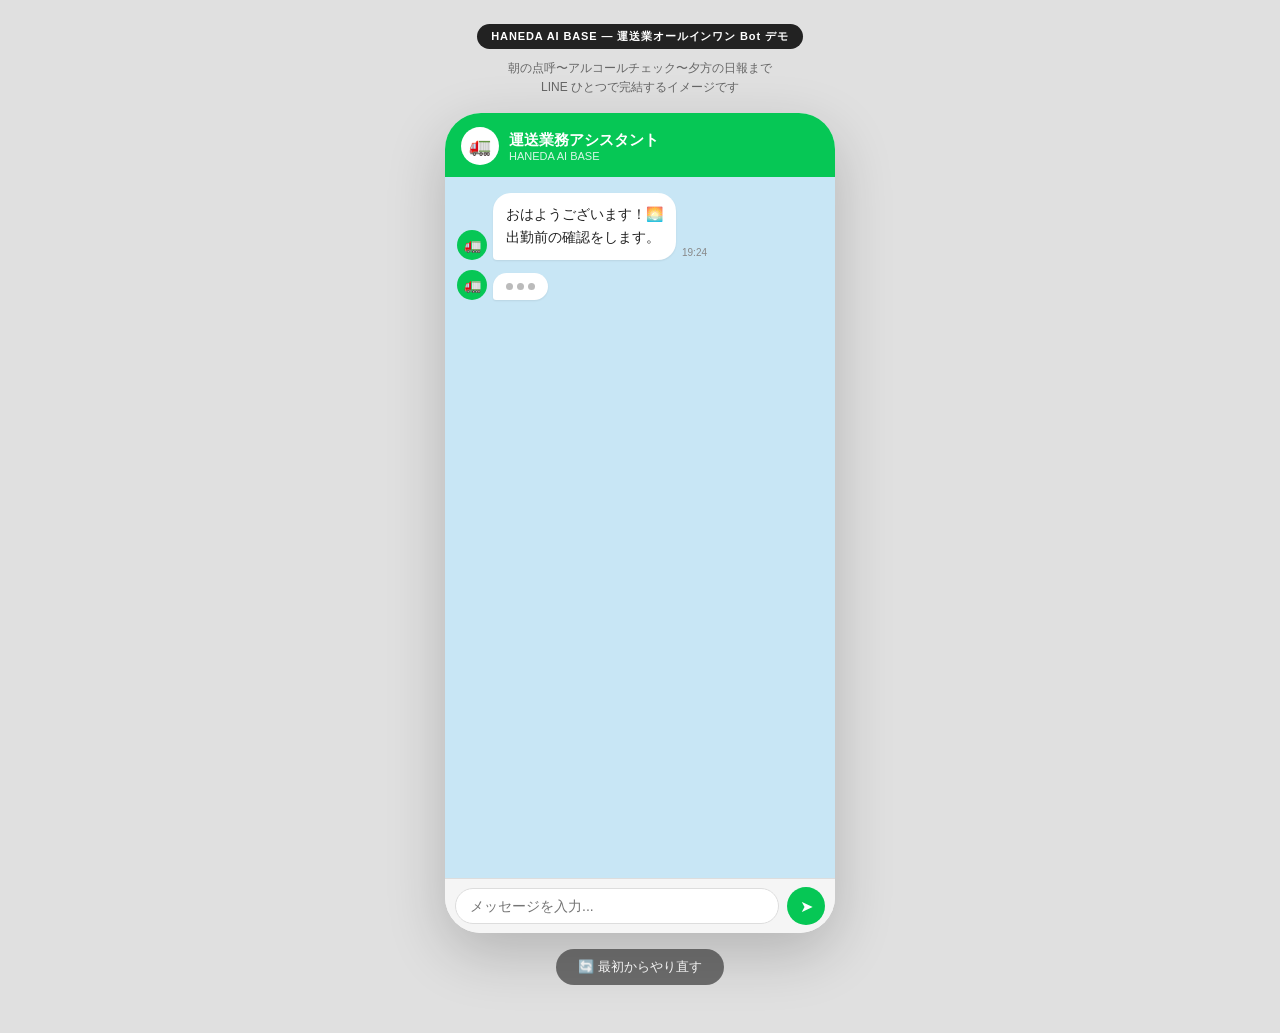
<file: demo-nippo.html>
<!DOCTYPE html>
<html lang="ja">
<head>
<meta charset="UTF-8" />
<meta name="viewport" content="width=device-width, initial-scale=1.0" />
<title>運送業オールインワン Bot — デモ</title>
<meta name="robots" content="noindex, nofollow" />
<link rel="icon" href="data:image/svg+xml,<svg xmlns='http://www.w3.org/2000/svg' viewBox='0 0 100 100'><text y='.9em' font-size='90'>🤖</text></svg>" />
<style>
  * { box-sizing: border-box; margin: 0; padding: 0; }

  body {
    font-family: 'Helvetica Neue', Arial, 'Hiragino Sans', sans-serif;
    background: #e0e0e0;
    display: flex;
    flex-direction: column;
    align-items: center;
    padding: 24px 16px 48px;
    min-height: 100vh;
  }

  .demo-label {
    background: #222;
    color: #fff;
    font-size: 11px;
    font-weight: 700;
    letter-spacing: 0.08em;
    padding: 5px 14px;
    border-radius: 20px;
    margin-bottom: 10px;
  }

  .demo-desc {
    font-size: 12px;
    color: #666;
    text-align: center;
    margin-bottom: 16px;
    line-height: 1.6;
  }

  .phone {
    width: 100%;
    max-width: 390px;
    background: #fff;
    border-radius: 36px;
    box-shadow: 0 20px 60px rgba(0,0,0,0.2);
    overflow: hidden;
    display: flex;
    flex-direction: column;
    height: 820px;
  }

  /* Header */
  .line-header {
    background: #06C755;
    padding: 14px 16px 12px;
    display: flex;
    align-items: center;
    gap: 10px;
    flex-shrink: 0;
  }

  .line-avatar {
    width: 38px;
    height: 38px;
    border-radius: 50%;
    background: white;
    display: flex;
    align-items: center;
    justify-content: center;
    font-size: 18px;
  }

  .line-name { flex: 1; color: white; font-weight: 700; font-size: 15px; }
  .line-name small { display: block; font-size: 11px; font-weight: 400; opacity: 0.85; }

  /* Chat */
  .chat {
    flex: 1;
    overflow-y: auto;
    padding: 16px 12px;
    background: #c8e6f5;
    display: flex;
    flex-direction: column;
    gap: 10px;
    scroll-behavior: smooth;
  }

  .msg-row {
    display: flex;
    align-items: flex-end;
    gap: 6px;
    opacity: 0;
    transform: translateY(6px);
    transition: opacity 0.3s, transform 0.3s;
  }
  .msg-row.show { opacity: 1; transform: translateY(0); }
  .msg-row.user { flex-direction: row-reverse; }

  .msg-avatar {
    width: 30px;
    height: 30px;
    border-radius: 50%;
    background: #06C755;
    display: flex;
    align-items: center;
    justify-content: center;
    font-size: 14px;
    flex-shrink: 0;
  }

  .msg-bubble {
    max-width: 74%;
    padding: 10px 13px;
    border-radius: 18px;
    font-size: 14px;
    line-height: 1.65;
  }

  .msg-row:not(.user) .msg-bubble {
    background: white;
    border-bottom-left-radius: 4px;
    color: #222;
    box-shadow: 0 1px 2px rgba(0,0,0,0.08);
  }

  .msg-row.user .msg-bubble {
    background: #06C755;
    border-bottom-right-radius: 4px;
    color: white;
  }

  .msg-time {
    font-size: 10px;
    color: #888;
    align-self: flex-end;
    white-space: nowrap;
    margin-bottom: 2px;
  }

  /* Quick replies */
  .quick-replies {
    display: flex;
    flex-wrap: wrap;
    gap: 8px;
    padding: 2px 12px 2px 48px;
    opacity: 0;
    transform: translateY(4px);
    transition: opacity 0.3s, transform 0.3s;
  }
  .quick-replies.show { opacity: 1; transform: translateY(0); }

  .qr-btn {
    background: white;
    border: 1.5px solid #06C755;
    border-radius: 20px;
    color: #06C755;
    font-size: 13px;
    font-weight: 600;
    padding: 7px 14px;
    cursor: pointer;
    transition: all 0.15s;
    white-space: nowrap;
  }
  .qr-btn:hover { background: #06C755; color: white; }
  .qr-btn:disabled { opacity: 0.35; cursor: not-allowed; background: white; color: #06C755; }

  /* Divider */
  .time-divider {
    display: flex;
    align-items: center;
    gap: 10px;
    padding: 4px 0;
    opacity: 0;
    transition: opacity 0.4s;
  }
  .time-divider.show { opacity: 1; }
  .time-divider::before, .time-divider::after {
    content: '';
    flex: 1;
    height: 1px;
    background: rgba(0,0,0,0.15);
  }
  .time-divider span {
    font-size: 11px;
    color: rgba(0,0,0,0.4);
    white-space: nowrap;
  }

  /* Time skip button */
  .timeskip-wrap {
    display: flex;
    justify-content: center;
    opacity: 0;
    transition: opacity 0.4s;
  }
  .timeskip-wrap.show { opacity: 1; }

  .timeskip-btn {
    background: #fff;
    border: 1.5px dashed #aaa;
    border-radius: 20px;
    color: #555;
    font-size: 12px;
    padding: 8px 20px;
    cursor: pointer;
    transition: all 0.15s;
  }
  .timeskip-btn:hover { border-color: #06C755; color: #06C755; }

  /* Input area */
  .line-input-area {
    background: #f5f5f5;
    border-top: 1px solid #ddd;
    padding: 8px 10px;
    display: flex;
    align-items: center;
    gap: 8px;
    flex-shrink: 0;
  }

  .line-input {
    flex: 1;
    background: white;
    border: 1px solid #ddd;
    border-radius: 20px;
    padding: 9px 14px;
    font-size: 14px;
    outline: none;
    font-family: inherit;
  }
  .line-input:focus { border-color: #06C755; }

  .line-send {
    width: 38px;
    height: 38px;
    background: #06C755;
    border: none;
    border-radius: 50%;
    color: white;
    font-size: 16px;
    cursor: pointer;
    display: flex;
    align-items: center;
    justify-content: center;
    flex-shrink: 0;
    transition: opacity 0.15s;
  }
  .line-send:hover { opacity: 0.85; }

  /* Report card */
  .report-card {
    background: white;
    border-radius: 12px;
    border: 1px solid #e8e8e8;
    overflow: hidden;
    width: 100%;
    max-width: 260px;
  }
  .report-card-header {
    background: #06C755;
    color: white;
    padding: 9px 13px;
    font-weight: 700;
    font-size: 12px;
  }
  .report-card-body { padding: 10px 13px; }
  .report-row {
    display: flex;
    border-bottom: 1px solid #f0f0f0;
    padding: 5px 0;
    font-size: 12px;
  }
  .report-row:last-child { border-bottom: none; }
  .report-label { color: #888; width: 80px; flex-shrink: 0; }
  .report-val { color: #222; flex: 1; }

  /* Status badge */
  .status-badge {
    display: inline-flex;
    align-items: center;
    gap: 5px;
    background: #06C75515;
    border: 1px solid #06C75544;
    border-radius: 8px;
    padding: 8px 12px;
    font-size: 12px;
    color: #05a847;
    font-weight: 600;
    width: 100%;
    max-width: 260px;
  }

  /* Typing */
  .typing {
    display: flex;
    gap: 4px;
    padding: 10px 13px;
    background: white;
    border-radius: 18px;
    border-bottom-left-radius: 4px;
    width: fit-content;
    box-shadow: 0 1px 2px rgba(0,0,0,0.08);
  }
  .typing span {
    width: 7px; height: 7px;
    background: #bbb;
    border-radius: 50%;
    animation: bounce 1.2s infinite;
  }
  .typing span:nth-child(2) { animation-delay: 0.2s; }
  .typing span:nth-child(3) { animation-delay: 0.4s; }

  @keyframes bounce {
    0%, 60%, 100% { transform: translateY(0); }
    30% { transform: translateY(-5px); }
  }

  .restart-btn {
    margin-top: 16px;
    background: #444;
    border: none;
    border-radius: 20px;
    color: white;
    font-size: 13px;
    padding: 9px 22px;
    cursor: pointer;
    opacity: 0.75;
    transition: opacity 0.15s;
  }
  .restart-btn:hover { opacity: 1; }
</style>
</head>
<body>

<div class="demo-label">HANEDA AI BASE — 運送業オールインワン Bot デモ</div>
<p class="demo-desc">朝の点呼〜アルコールチェック〜夕方の日報まで<br>LINE ひとつで完結するイメージです</p>

<div class="phone">
  <div class="line-header">
    <div class="line-avatar">🚛</div>
    <div class="line-name">
      運送業務アシスタント
      <small>HANEDA AI BASE</small>
    </div>
  </div>
  <div class="chat" id="chat"></div>
  <div class="line-input-area">
    <input class="line-input" id="textInput" placeholder="メッセージを入力..." disabled />
    <button class="line-send" id="sendBtn" disabled onclick="sendText()">➤</button>
  </div>
</div>

<button class="restart-btn" onclick="restart()">🔄 最初からやり直す</button>

<script>
const chat = document.getElementById('chat');
const textInput = document.getElementById('textInput');
const sendBtn = document.getElementById('sendBtn');
let awaitingText = null;
const state = {};

function now(offsetMin = 0) {
  const d = new Date();
  d.setMinutes(d.getMinutes() + offsetMin);
  return d.toLocaleTimeString('ja-JP', { hour: '2-digit', minute: '2-digit' });
}

function scrollBottom() {
  setTimeout(() => chat.scrollTop = chat.scrollHeight, 60);
}

function addBotMsg(html, delay = 0) {
  return new Promise(resolve => {
    const typingRow = document.createElement('div');
    typingRow.className = 'msg-row show';
    typingRow.innerHTML = `<div class="msg-avatar">🚛</div><div class="typing"><span></span><span></span><span></span></div>`;
    setTimeout(() => {
      chat.appendChild(typingRow);
      scrollBottom();
      setTimeout(() => {
        typingRow.remove();
        const row = document.createElement('div');
        row.className = 'msg-row';
        row.innerHTML = `
          <div class="msg-avatar">🚛</div>
          <div class="msg-bubble">${html}</div>
          <div class="msg-time">${now()}</div>`;
        chat.appendChild(row);
        requestAnimationFrame(() => row.classList.add('show'));
        scrollBottom();
        resolve();
      }, 700);
    }, delay);
  });
}

function addUserMsg(text) {
  const row = document.createElement('div');
  row.className = 'msg-row user';
  row.innerHTML = `<div class="msg-time">${now()}</div><div class="msg-bubble">${text}</div>`;
  chat.appendChild(row);
  requestAnimationFrame(() => row.classList.add('show'));
  scrollBottom();
}

function addCard(headerText, rows) {
  const row = document.createElement('div');
  row.className = 'msg-row';
  const rowsHtml = rows.map(([l, v]) => `<div class="report-row"><div class="report-label">${l}</div><div class="report-val">${v}</div></div>`).join('');
  row.innerHTML = `
    <div class="msg-avatar">🚛</div>
    <div>
      <div class="report-card">
        <div class="report-card-header">${headerText}</div>
        <div class="report-card-body">${rowsHtml}</div>
      </div>
    </div>`;
  chat.appendChild(row);
  requestAnimationFrame(() => row.classList.add('show'));
  scrollBottom();
}

function addStatusBadge(text) {
  const row = document.createElement('div');
  row.className = 'msg-row';
  row.innerHTML = `
    <div class="msg-avatar">🚛</div>
    <div class="status-badge">✅ ${text}</div>`;
  chat.appendChild(row);
  requestAnimationFrame(() => row.classList.add('show'));
  scrollBottom();
}

function addDivider(text) {
  return new Promise(resolve => {
    const el = document.createElement('div');
    el.className = 'time-divider';
    el.innerHTML = `<span>${text}</span>`;
    chat.appendChild(el);
    setTimeout(() => { el.classList.add('show'); resolve(); }, 100);
    scrollBottom();
  });
}

function addQuickReplies(buttons, onSelect) {
  const wrap = document.createElement('div');
  wrap.className = 'quick-replies';
  buttons.forEach(({ label, value }) => {
    const btn = document.createElement('button');
    btn.className = 'qr-btn';
    btn.textContent = label;
    btn.onclick = () => {
      wrap.querySelectorAll('.qr-btn').forEach(b => b.disabled = true);
      addUserMsg(label);
      wrap.remove();
      setTimeout(() => onSelect(value || label), 300);
    };
    wrap.appendChild(btn);
  });
  chat.appendChild(wrap);
  requestAnimationFrame(() => wrap.classList.add('show'));
  scrollBottom();
}

function enableText(placeholder, cb) {
  textInput.placeholder = placeholder;
  textInput.disabled = false;
  textInput.value = '';
  sendBtn.disabled = false;
  textInput.focus();
  awaitingText = cb;
}

function disableText() {
  textInput.disabled = true;
  sendBtn.disabled = true;
  textInput.placeholder = 'メッセージを入力...';
  awaitingText = null;
}

function sendText() {
  const val = textInput.value.trim();
  if (!val || !awaitingText) return;
  const cb = awaitingText;
  disableText();
  addUserMsg(val);
  setTimeout(() => cb(val), 300);
}

textInput.addEventListener('keydown', e => { if (e.key === 'Enter') sendText(); });

// =========================================
// 朝のフロー
// =========================================
async function startMorning() {
  await addBotMsg('おはようございます！🌅<br>出勤前の確認をします。');
  await addBotMsg('アルコールチェックの結果を入力してください。<br><small style="color:#888">（検知器の数値をそのまま入力）</small>');
  enableText('例: 0.00', async (v) => {
    state.alc = v;
    const ok = parseFloat(v) === 0;
    if (ok) {
      await addBotMsg('✅ 基準値以下を確認しました。');
    } else {
      await addBotMsg('⚠️ 数値を確認しました。管理者に通知します。');
    }
    await askCondition();
  });
}

async function askCondition() {
  await addBotMsg('本日の体調はいかがですか？');
  addQuickReplies([
    { label: '😊 良好' },
    { label: '😐 やや不調' },
    { label: '😷 不調' },
  ], async (v) => {
    state.condition = v;
    if (v.includes('不調')) {
      await addBotMsg('体調不良とのこと、管理者に報告します。<br>無理せず相談してください。');
    }
    await askAttend();
  });
}

async function askAttend() {
  await addBotMsg('出勤打刻しますか？');
  addQuickReplies([{ label: '✅ 出勤する' }], async () => {
    state.startTime = now();
    addCard('🟢 出勤記録', [
      ['氏名', '田中 一郎'],
      ['出勤時刻', state.startTime],
      ['アルコール', state.alc + ' mg/L'],
      ['体調', state.condition],
    ]);
    await new Promise(r => setTimeout(r, 400));
    addStatusBadge('管理者に通知しました');
    await new Promise(r => setTimeout(r, 600));
    await addBotMsg('行ってらっしゃい！🚛<br>安全運転でお願いします。');
    await showTimeskip();
  });
}

// =========================================
// タイムスキップ
// =========================================
async function showTimeskip() {
  await new Promise(r => setTimeout(r, 800));
  const wrap = document.createElement('div');
  wrap.className = 'timeskip-wrap';
  const btn = document.createElement('button');
  btn.className = 'timeskip-btn';
  btn.textContent = '⏩ 夕方になりました（タップで日報入力へ）';
  btn.onclick = async () => {
    wrap.remove();
    await addDivider('── 18:30 帰社 ──');
    await startEvening();
  };
  wrap.appendChild(btn);
  chat.appendChild(wrap);
  setTimeout(() => wrap.classList.add('show'), 100);
  scrollBottom();
}

// =========================================
// 夕方のフロー（日報）
// =========================================
async function startEvening() {
  await addBotMsg('おかえりなさい！🏠<br>お疲れ様でした。日報を入力します。');
  await addBotMsg('本日の配送件数は何件ですか？');
  enableText('例: 5', async (v) => {
    state.count = v;
    await addBotMsg('走行距離（km）を入力してください。');
    enableText('例: 142', async (v2) => {
      state.km = v2;
      await addBotMsg('給油はしましたか？');
      addQuickReplies([
        { label: '⛽ した' },
        { label: 'していない' },
      ], async (v3) => {
        state.fuel = v3.includes('した') ? 'あり' : 'なし';
        await addBotMsg('事故・トラブルはありましたか？');
        addQuickReplies([
          { label: '✅ なし' },
          { label: '⚠️ あり' },
        ], async (v4) => {
          if (v4.includes('あり')) {
            await addBotMsg('内容を入力してください。');
            enableText('例: 2件目で搬入に30分かかった', async (v5) => {
              state.trouble = v5;
              await finishEvening();
            });
          } else {
            state.trouble = 'なし';
            await finishEvening();
          }
        });
      });
    });
  });
}

async function finishEvening() {
  await addBotMsg('日報を作成しています… ⏳');
  await new Promise(r => setTimeout(r, 1000));

  const today = new Date();
  const dateStr = `${today.getMonth()+1}/${today.getDate()}`;
  addCard(`📋 運転日報 — ${dateStr}`, [
    ['配送件数', state.count + ' 件'],
    ['走行距離', state.km + ' km'],
    ['給油', state.fuel],
    ['トラブル', state.trouble],
  ]);

  await new Promise(r => setTimeout(r, 400));
  await addBotMsg('日報が完成しました ✅<br>退勤打刻して送信しますか？');
  addQuickReplies([
    { label: '✅ 送信して退勤' },
    { label: '✏️ 修正する' },
  ], async (v) => {
    if (v.includes('送信')) {
      state.endTime = now();
      addCard('🔴 退勤記録', [
        ['氏名', '田中 一郎'],
        ['退勤時刻', state.endTime],
        ['勤務時間', '約8時間'],
      ]);
      await new Promise(r => setTimeout(r, 400));
      addStatusBadge('日報・退勤を管理者に送信 / スプレッドシートに記録しました');
      await new Promise(r => setTimeout(r, 500));
      await addBotMsg('お疲れ様でした！🎉<br>ゆっくり休んでください。');
    } else {
      await addBotMsg('修正内容を入力してください。');
      enableText('修正内容を入力...', async () => {
        await addBotMsg('修正して送信しました ✅<br>お疲れ様でした！');
      });
    }
  });
}

function restart() {
  chat.innerHTML = '';
  disableText();
  Object.keys(state).forEach(k => delete state[k]);
  startMorning();
}

startMorning();
</script>
</body>
</html>
</file>
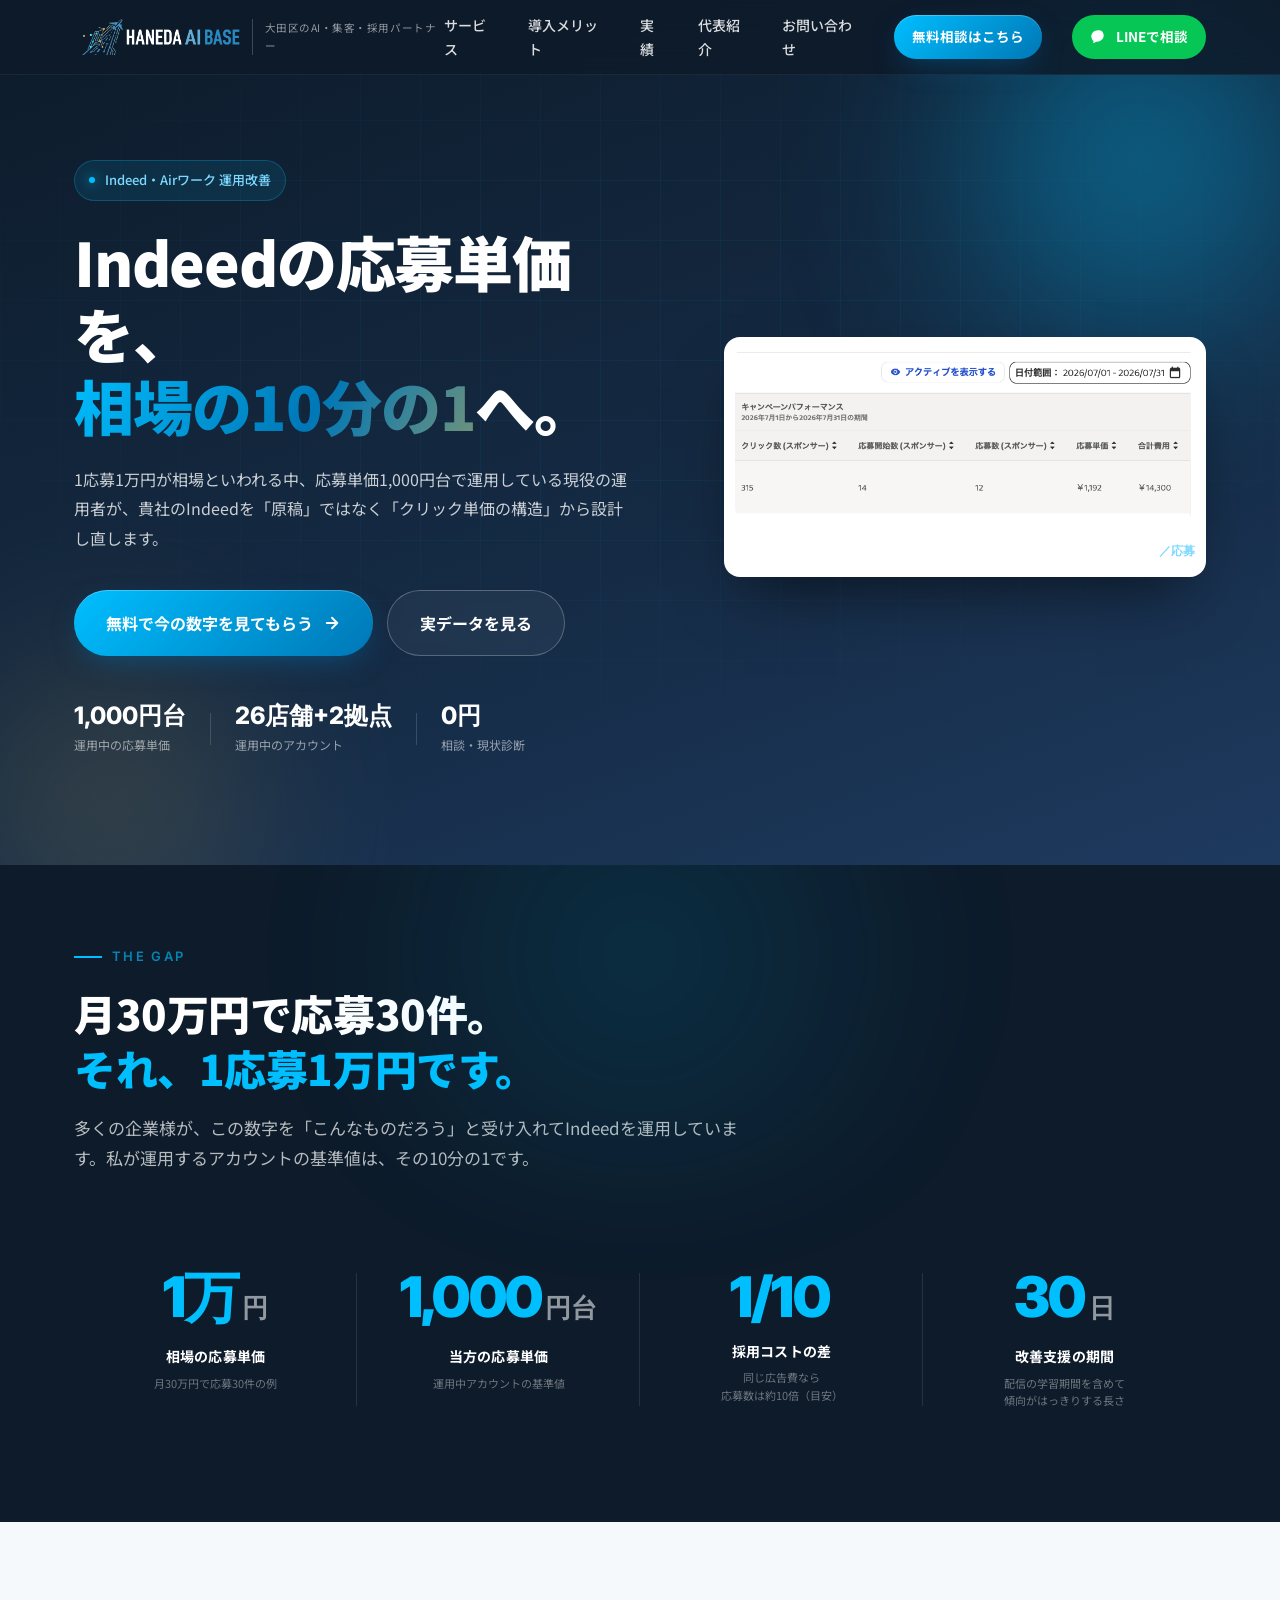
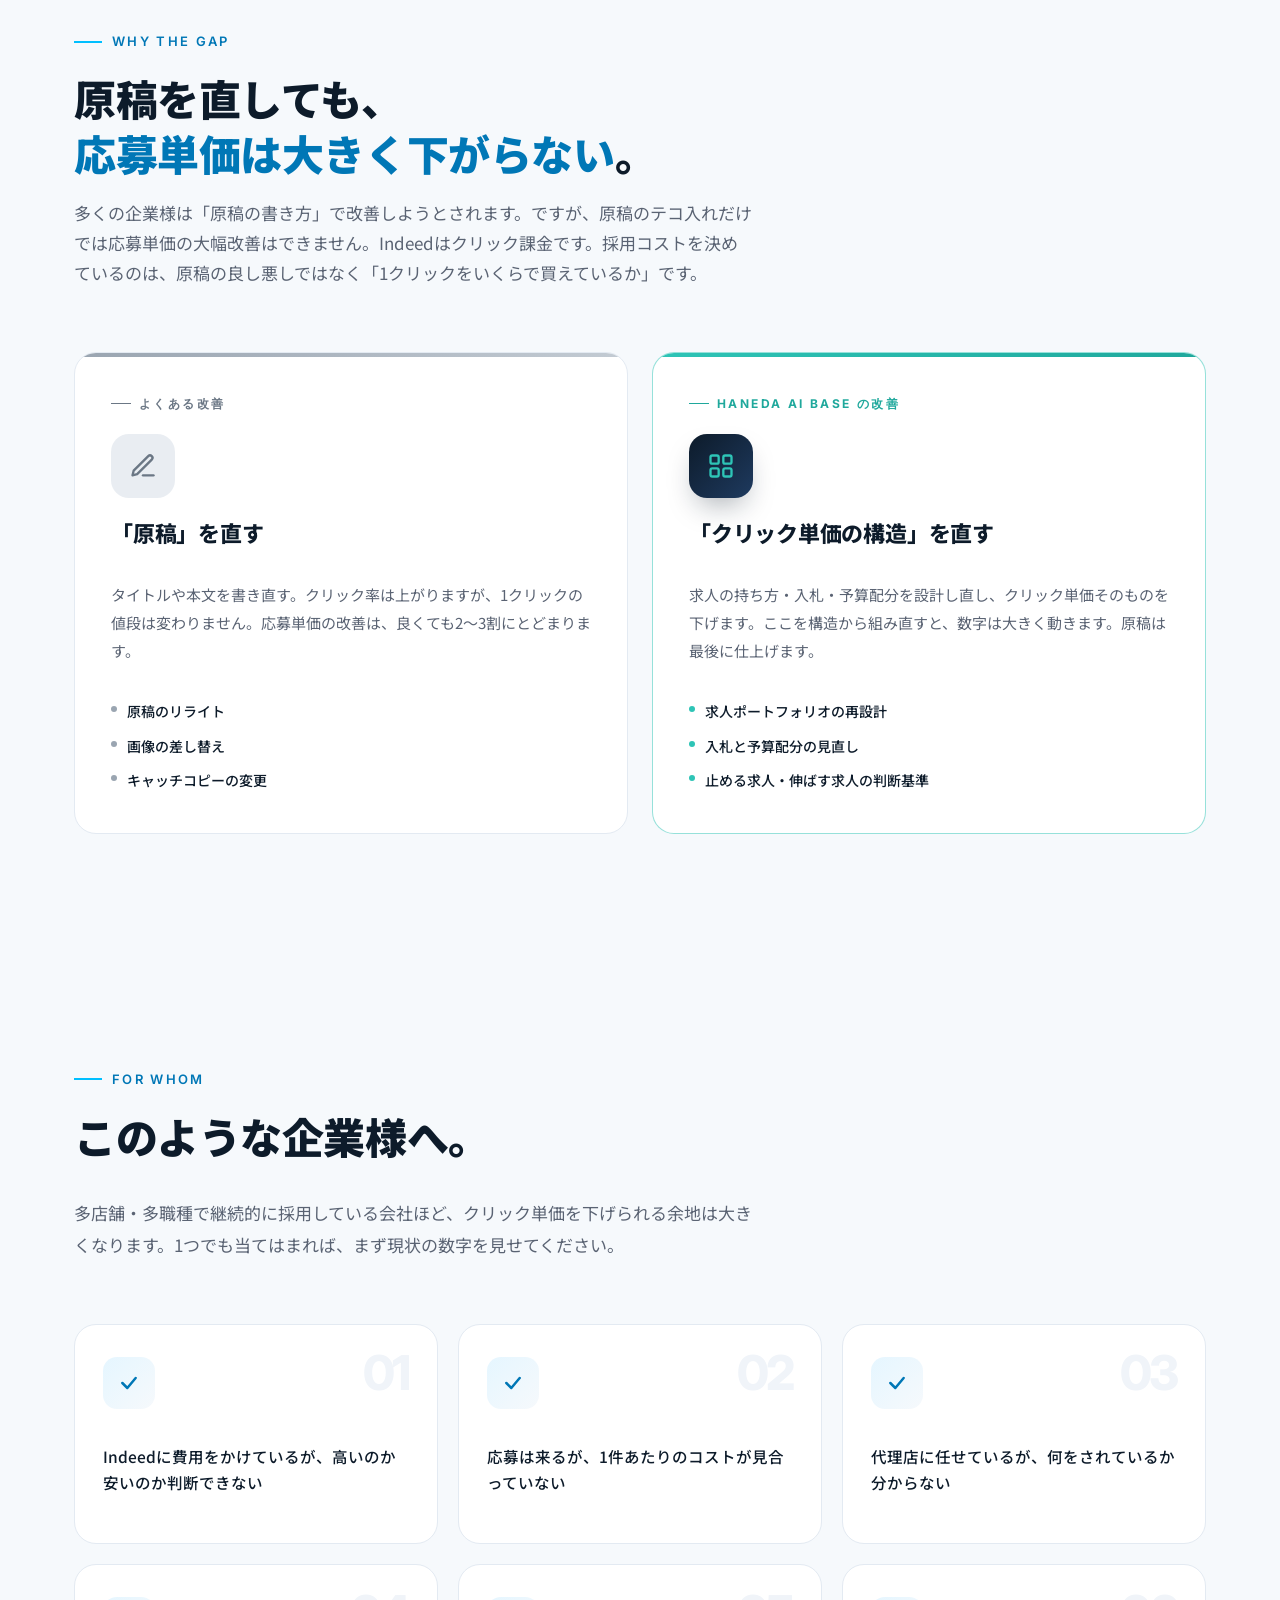
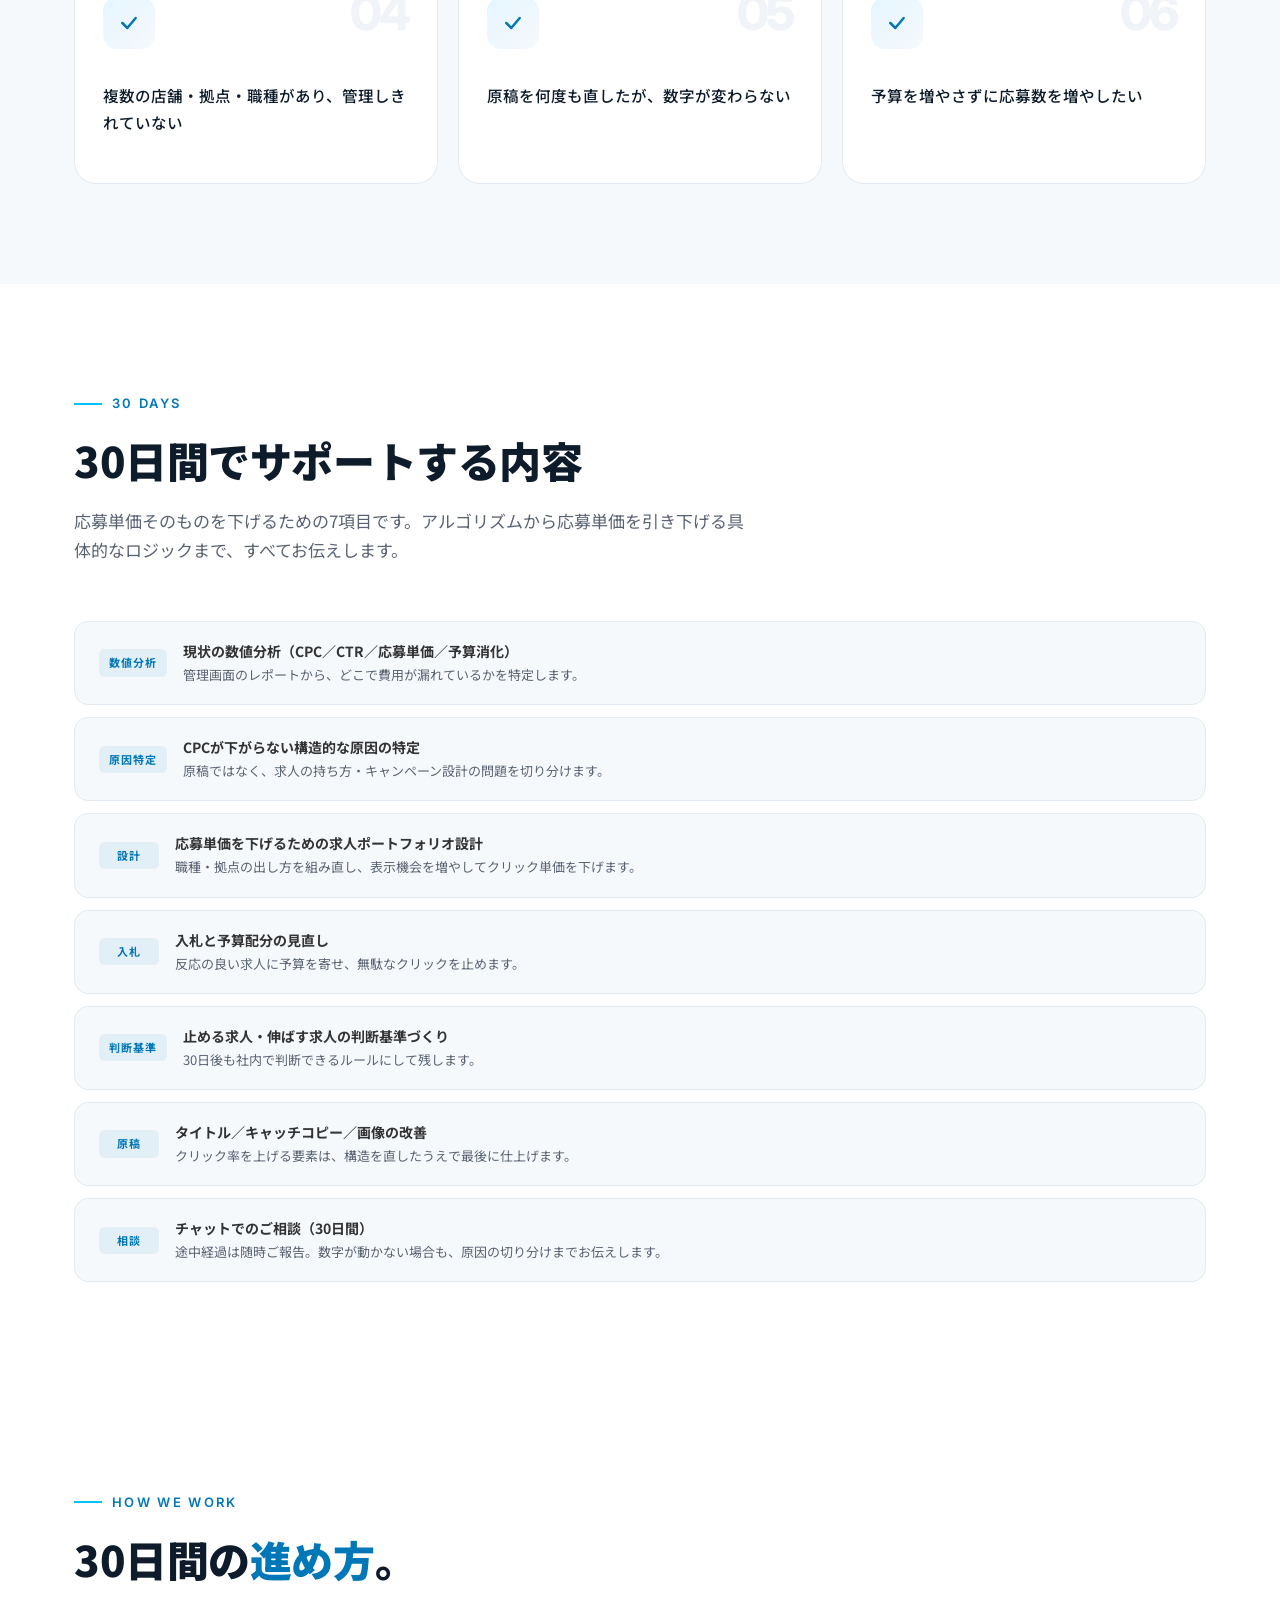
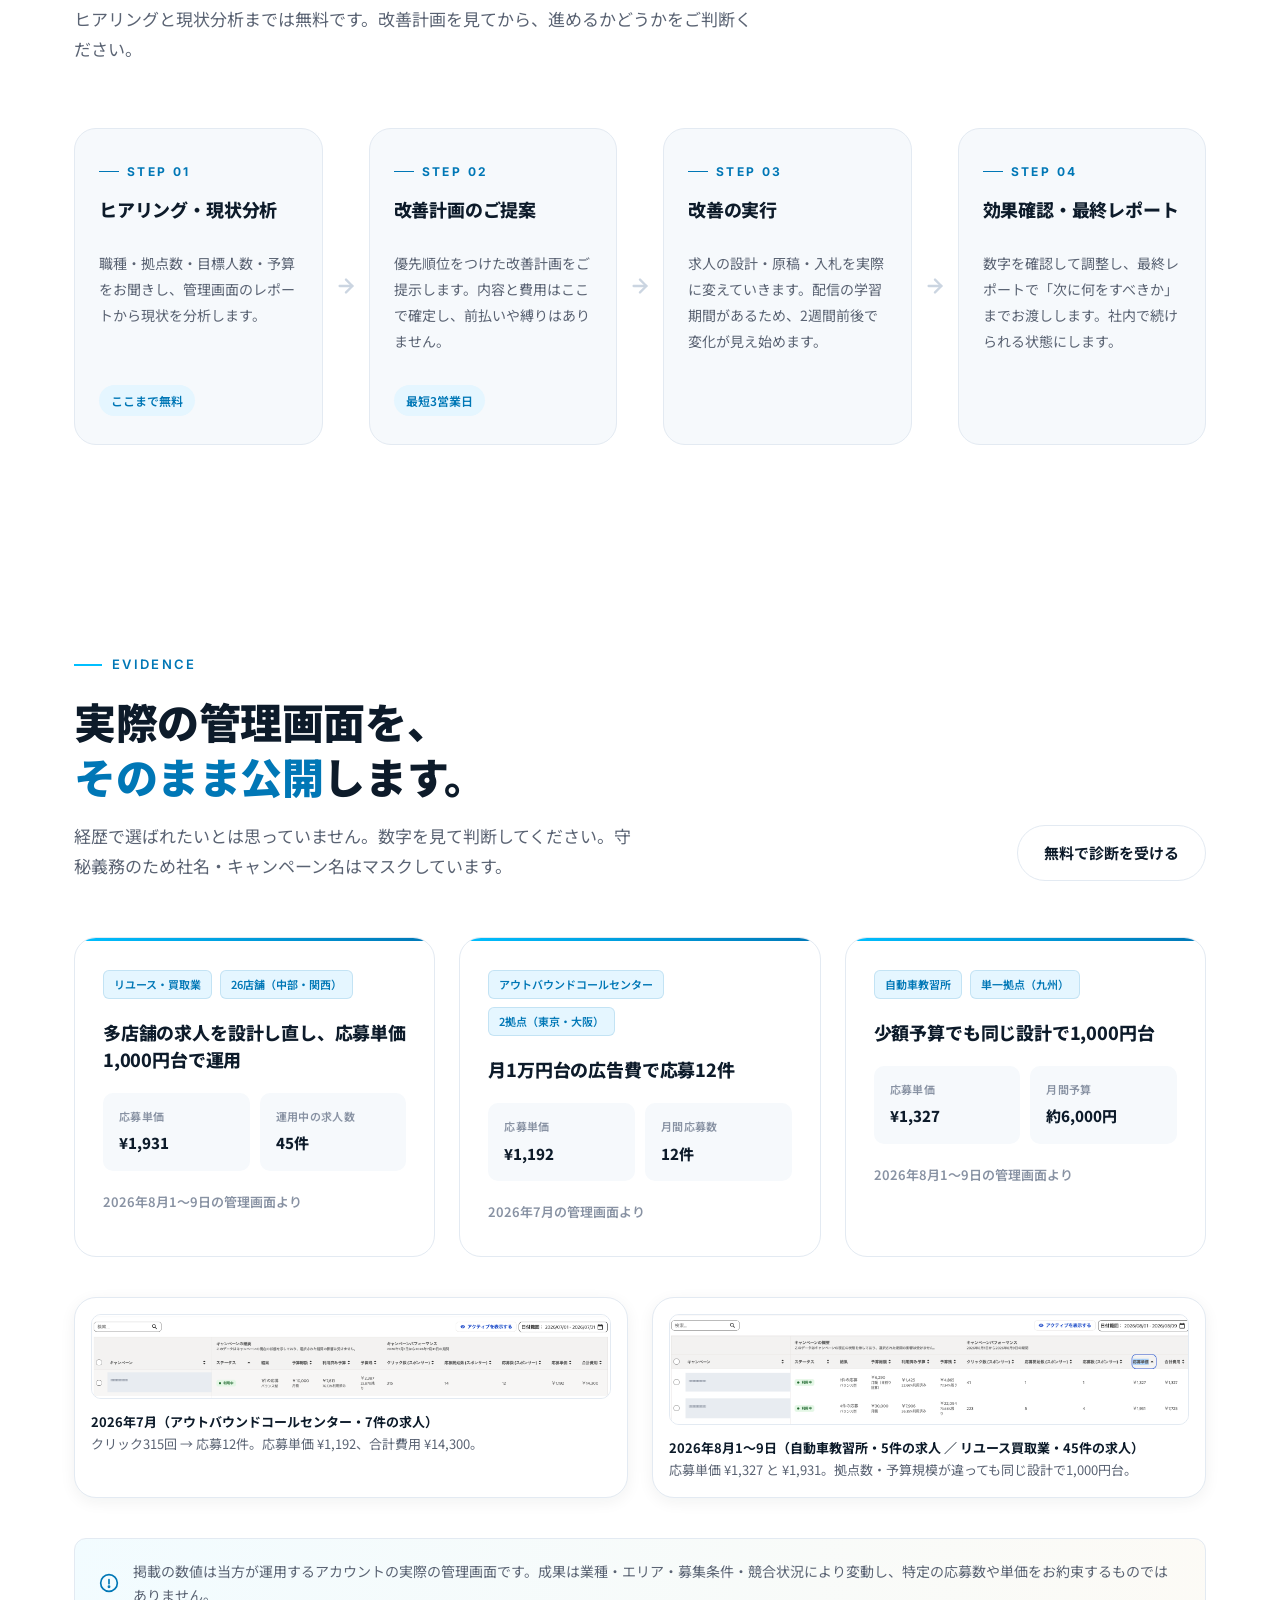
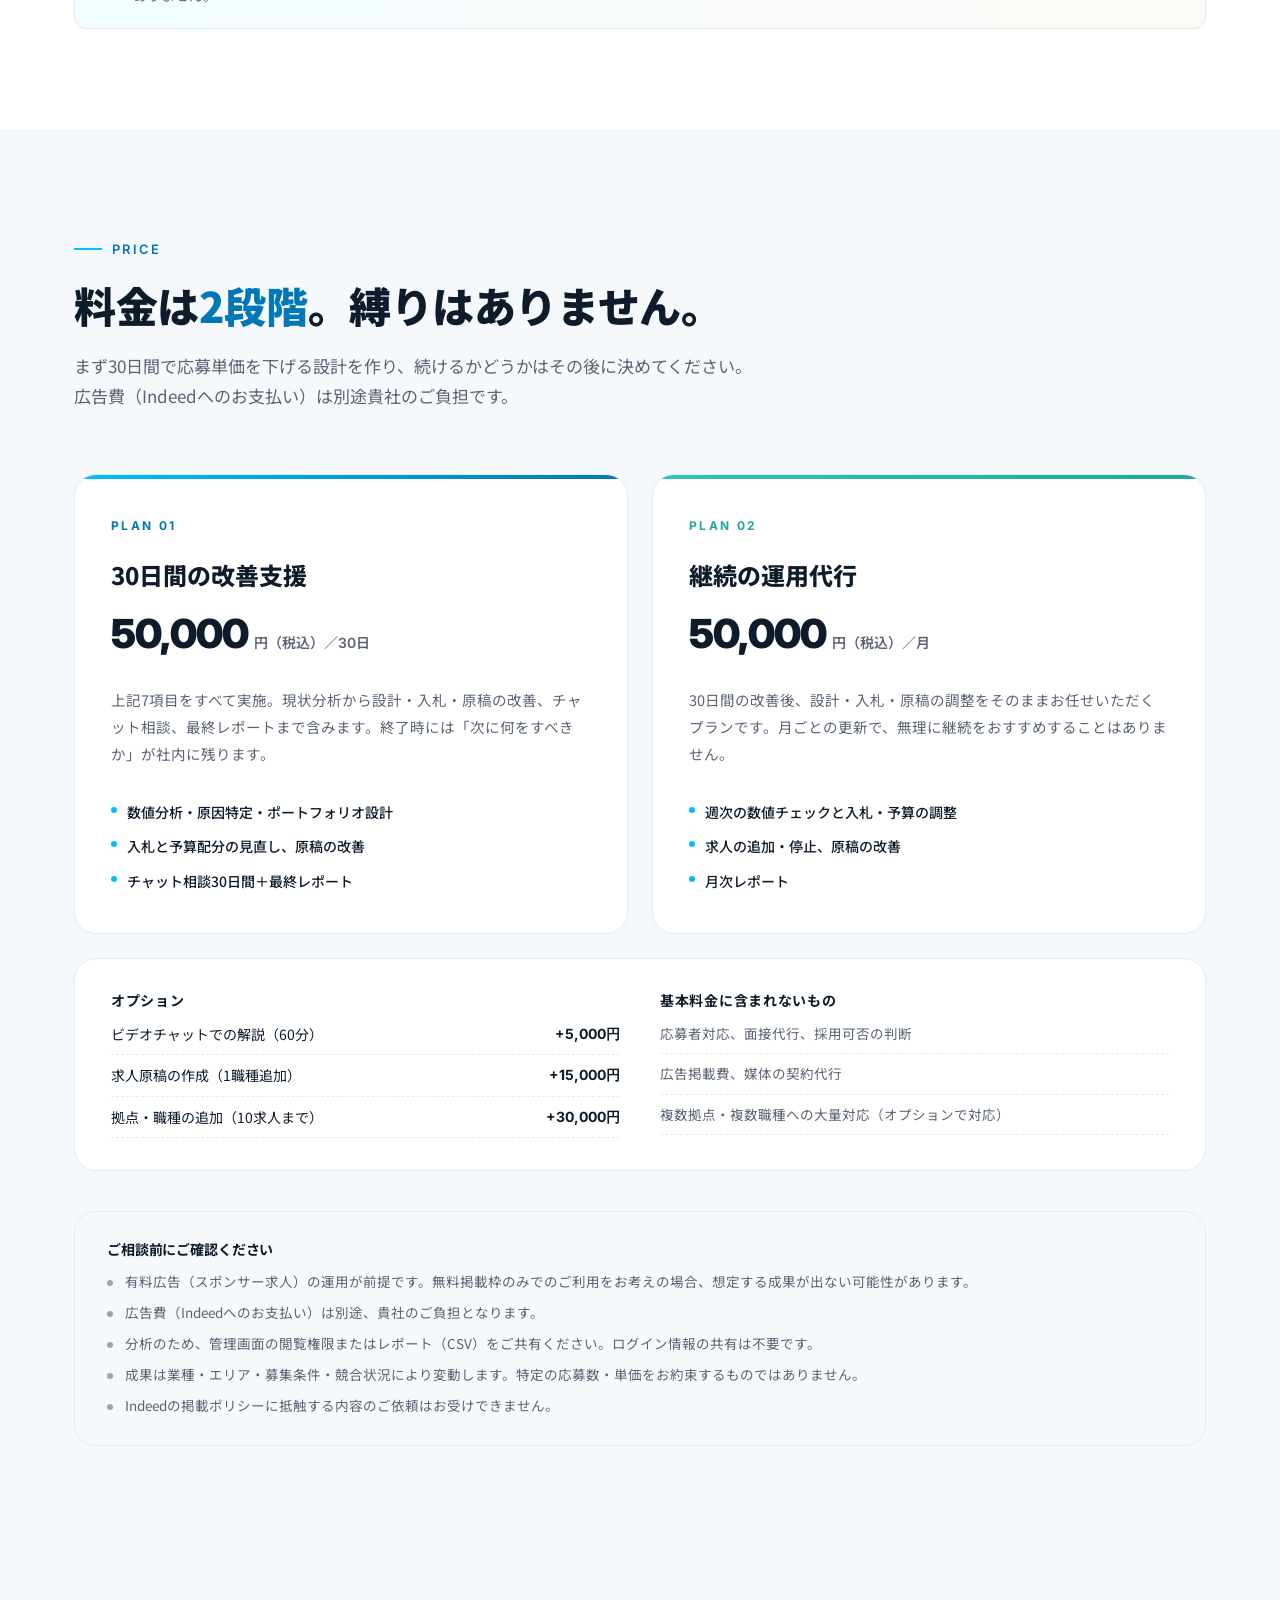
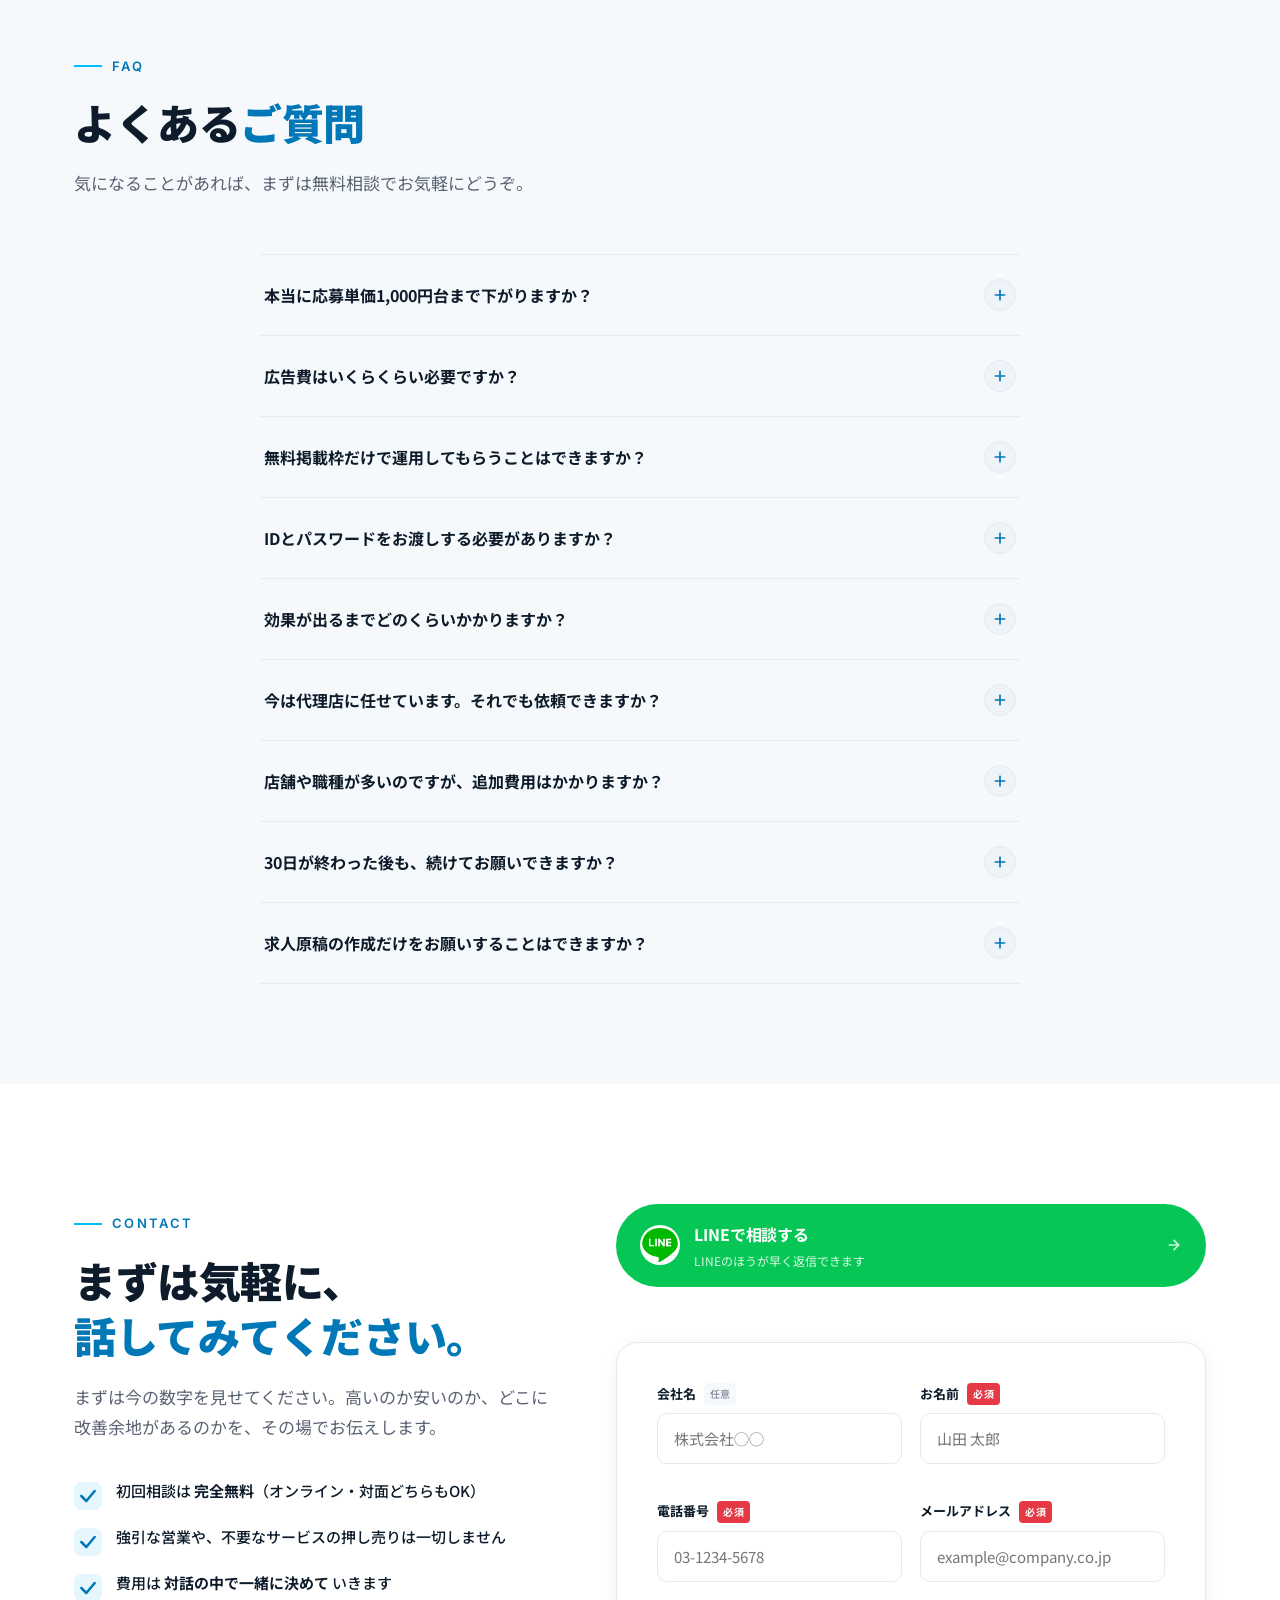
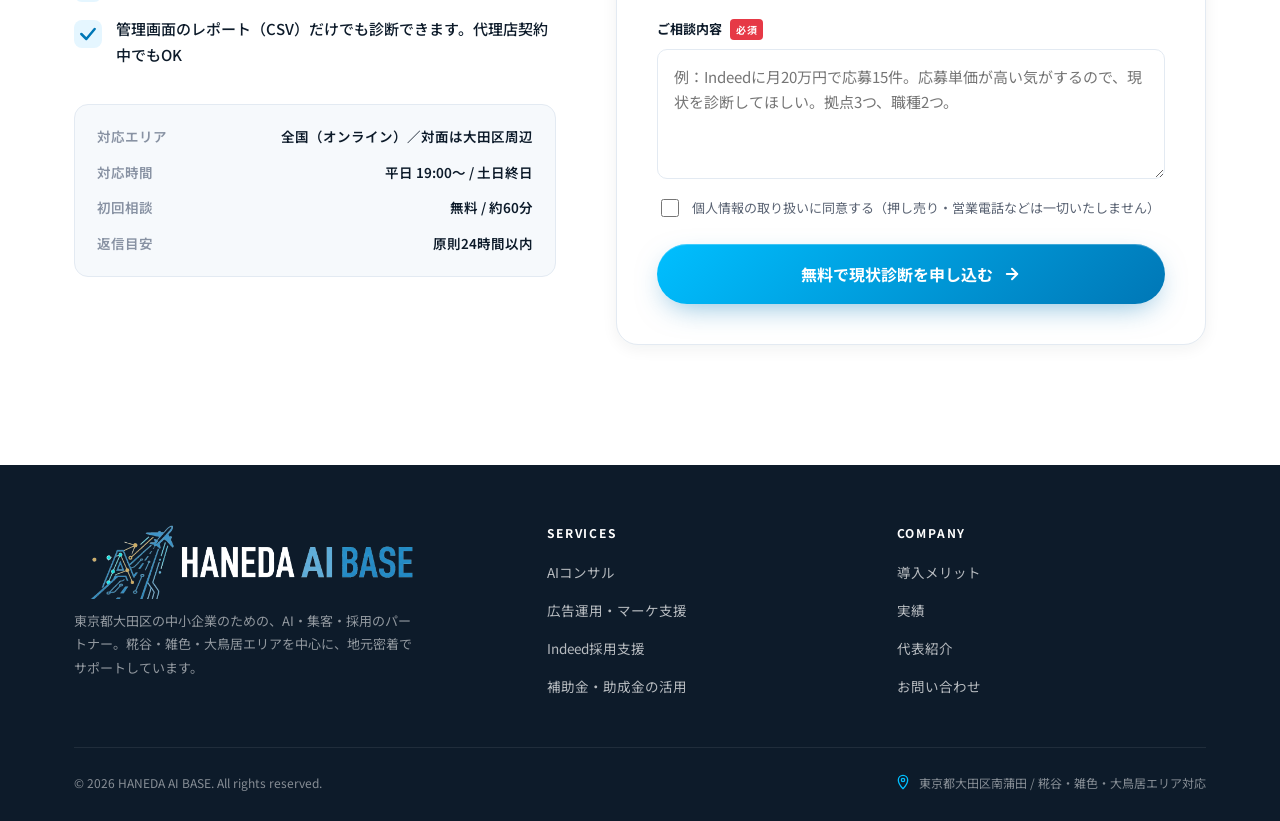
<file: indeed.html>
<!DOCTYPE html>
<html lang="ja">
<head>
<meta charset="UTF-8" />
<meta name="viewport" content="width=device-width, initial-scale=1.0" />
<title>Indeedの応募単価を相場の10分の1に｜HANEDA AI BASE</title>
<meta name="description" content="1応募1万円が相場のIndeed・Airワークで、応募単価1,000円台で運用している現役の運用者が、貴社の求人を「原稿」ではなく「クリック単価の構造」から設計し直します。30日間の改善支援50,000円。管理画面の実データを公開。" />
<link rel="canonical" href="https://haneda.ai-base.jp/indeed.html" />
<meta property="og:type" content="website" />
<meta property="og:locale" content="ja_JP" />
<meta property="og:site_name" content="HANEDA AI BASE" />
<meta property="og:title" content="Indeedの応募単価を相場の10分の1に｜HANEDA AI BASE" />
<meta property="og:description" content="応募単価1,000円台で運用する現役の運用者が、Indeed・Airワークの求人をクリック単価の構造から設計し直します。30日間の改善支援、実データ公開。" />
<meta property="og:url" content="https://haneda.ai-base.jp/indeed.html" />
<meta property="og:image" content="https://haneda.ai-base.jp/images/logo-header-dark.png" />
<meta name="twitter:card" content="summary" />
<meta name="twitter:title" content="Indeedの応募単価を相場の10分の1に｜HANEDA AI BASE" />
<meta name="twitter:description" content="応募単価1,000円台で運用する現役の運用者が、Indeed・Airワークの求人を構造から設計し直します。" />
<link rel="preconnect" href="https://fonts.googleapis.com" />
<link rel="preconnect" href="https://fonts.gstatic.com" crossorigin />
<link href="https://fonts.googleapis.com/css2?family=Noto+Sans+JP:wght@400;500;700;900&family=Inter:wght@400;600;800&display=swap" rel="stylesheet" />
<link rel="icon" href="favicon.ico" type="image/x-icon" />
<link rel="stylesheet" href="styles.css?v=20261101" />
<link rel="stylesheet" href="styles-sections.css?v=20261101" />
<link rel="stylesheet" href="styles-rest.css?v=20261101" />
<link rel="stylesheet" href="indeed.css?v=20261101" />
<script type="application/ld+json">
{
  "@context": "https://schema.org",
  "@type": "Service",
  "name": "Indeed応募単価 改善支援（30日間）",
  "serviceType": "採用支援・Indeed運用改善",
  "url": "https://haneda.ai-base.jp/indeed.html",
  "description": "Indeed・Airワークの応募単価を、原稿ではなくクリック単価の構造から引き下げる30日間の改善支援。",
  "areaServed": { "@type": "Country", "name": "JP" },
  "provider": { "@type": "LocalBusiness", "name": "HANEDA AI BASE", "url": "https://haneda.ai-base.jp/" },
  "offers": { "@type": "Offer", "price": "50000", "priceCurrency": "JPY", "description": "30日間の改善支援（広告費別）" }
}
</script>
</head>
<body>
<!-- Header -->
<header class="site-header" id="siteHeader">
  <div class="container header-inner">
    <a href="index.html" class="logo">
      <img src="images/logo-footer.png" class="header-logo header-logo--light" alt="HANEDA AI BASE" />
      <img src="images/logo-header-dark.png" class="header-logo header-logo--dark" alt="HANEDA AI BASE" />
      <span class="logo-sub"><span class="logo-sub-full">大田区のAI・集客・採用パートナー</span><span class="logo-sub-short">AI・集客・採用</span></span>
    </a>

    <nav class="site-nav" id="siteNav">
      <a href="index.html#services">サービス</a>
      <a href="index.html#benefits">導入メリット</a>
      <a href="#cases">実績</a>
      <a href="index.html#profile">代表紹介</a>
      <a href="#contact">お問い合わせ</a>
      <a href="#contact" class="btn btn-primary btn-sm nav-cta">無料相談はこちら</a>
      <a href="https://line.me/ti/p/K5vraowyPS" target="_blank" rel="noopener" class="btn btn-line btn-sm nav-line">
        <svg width="16" height="16" viewBox="0 0 48 48" fill="currentColor" aria-hidden="true"><path d="M24 4C12.95 4 4 12.27 4 22.45c0 5.49 2.67 10.39 6.87 13.73-.3 1.11-1.1 4.03-1.26 4.66-.2.79.29 1.59 1.08 1.59.18 0 .36-.05.53-.14 0 0 5.03-2.97 7.09-4.19.87.13 1.76.2 2.69.2 11.05 0 20-8.27 20-18.45S35.05 4 24 4z"/></svg>
        LINEで相談
      </a>
    </nav>

    <button class="nav-toggle" id="navToggle" aria-label="メニューを開く">
      <span></span><span></span><span></span>
    </button>
  </div>
</header>

<!-- Hero -->
<section class="hero" id="top">
  <div class="hero-bg" aria-hidden="true">
    <div class="hero-glow glow-1"></div>
    <div class="hero-glow glow-2"></div>
    <div class="hero-grid"></div>
  </div>
  <div class="container hero-inner">
    <div class="hero-text reveal">
      <div class="hero-eyebrow"><span class="dot"></span>Indeed・Airワーク 運用改善</div>
      <h1 class="hero-title">Indeedの応募単価を、<br /><span class="grad-text">相場の10分の1</span>へ。</h1>
      <p class="hero-sub">1応募1万円が相場といわれる中、応募単価1,000円台で運用している現役の運用者が、貴社のIndeedを「原稿」ではなく「クリック単価の構造」から設計し直します。</p>
      <div class="hero-cta">
        <a href="#contact" class="btn btn-primary btn-lg">無料で今の数字を見てもらう <svg width="18" height="18" viewBox="0 0 24 24" fill="none" stroke="currentColor" stroke-width="2.5" stroke-linecap="round" stroke-linejoin="round"><line x1="5" y1="12" x2="19" y2="12"></line><polyline points="12 5 19 12 12 19"></polyline></svg></a>
        <a href="#evidence" class="btn btn-ghost btn-lg">実データを見る</a>
      </div>
      <div class="hero-trust">
        <div class="trust-item"><strong>1,000円台</strong><span>運用中の応募単価</span></div>
        <div class="trust-divider"></div>
        <div class="trust-item"><strong>26店舗+2拠点</strong><span>運用中のアカウント</span></div>
        <div class="trust-divider"></div>
        <div class="trust-item"><strong>0円</strong><span>相談・現状診断</span></div>
      </div>
    </div>
    <div class="hero-visual ind reveal d1">
      <div class="ind-shot">
        <img src="images/indeed-report-2026-07-hero.png" alt="Indeed管理画面（2026年7月）クリック315・応募12・応募単価1,192円" loading="eager" />
        <div class="ind-shot-cap"><span>実際の管理画面（2026年7月・社名等はマスク）</span><strong>¥1,192<small>／応募</small></strong></div>
      </div>
    </div>
  </div>
</section>

<main id="main-content">
<!-- Numbers -->
<section class="numbers ind-numbers" id="numbers">
  <div class="container">
    <div class="numbers-head reveal" style="margin-bottom:56px">
      <div class="section-eyebrow" style="color:rgba(0,191,255,.65)">THE GAP</div>
      <h2 class="section-title" style="color:#fff">月30万円で応募30件。<br /><span style="color:#00BFFF">それ、1応募1万円です。</span></h2>
      <p class="section-lead" style="color:rgba(255,255,255,.7)">多くの企業様が、この数字を「こんなものだろう」と受け入れてIndeedを運用しています。私が運用するアカウントの基準値は、その10分の1です。</p>
    </div>
    <div class="numbers-grid">
      <div class="number-item reveal d1"><div class="number-val"><span class="number-count">1万</span><span class="number-unit">円</span></div><div class="number-label">相場の応募単価</div><div class="number-sub">月30万円で応募30件の例</div></div>
      <div class="number-item reveal d2"><div class="number-val"><span class="number-count">1,000</span><span class="number-unit">円台</span></div><div class="number-label">当方の応募単価</div><div class="number-sub">運用中アカウントの基準値</div></div>
      <div class="number-item reveal d3"><div class="number-val"><span class="number-count">1/10</span><span class="number-unit"></span></div><div class="number-label">採用コストの差</div><div class="number-sub">同じ広告費なら<br />応募数は約10倍（目安）</div></div>
      <div class="number-item reveal d4"><div class="number-val"><span class="number-count">30</span><span class="number-unit">日</span></div><div class="number-label">改善支援の期間</div><div class="number-sub">配信の学習期間を含めて<br />傾向がはっきりする長さ</div></div>
    </div>
  </div>
</section>

<!-- Why -->
<section class="profit ind-why" id="why">
  <div class="container">
    <div class="profit-head reveal">
      <div class="section-eyebrow">WHY THE GAP</div>
      <h2 class="section-title">原稿を直しても、<br /><span class="accent">応募単価は大きく下がらない</span>。</h2>
      <p class="section-lead">多くの企業様は「原稿の書き方」で改善しようとされます。ですが、原稿のテコ入れだけでは応募単価の大幅改善はできません。Indeedはクリック課金です。採用コストを決めているのは、原稿の良し悪しではなく「1クリックをいくらで買えているか」です。</p>
    </div>
    <div class="profit-grid">
      <div class="profit-card cost reveal d1">
        <div class="profit-card-label">よくある改善</div>
        <div class="profit-icon"><svg width="28" height="28" viewBox="0 0 24 24" fill="none" stroke="currentColor" stroke-width="2" stroke-linecap="round" stroke-linejoin="round"><path d="M12 20h9"/><path d="M16.5 3.5a2.1 2.1 0 0 1 3 3L7 19l-4 1 1-4Z"/></svg></div>
        <h3 class="profit-title">「原稿」を直す</h3>
        <p class="profit-desc">タイトルや本文を書き直す。クリック率は上がりますが、1クリックの値段は変わりません。応募単価の改善は、良くても2〜3割にとどまります。</p>
        <ul class="profit-items"><li>原稿のリライト</li><li>画像の差し替え</li><li>キャッチコピーの変更</li></ul>
      </div>
      <div class="profit-card hire reveal d2">
        <div class="profit-card-label">HANEDA AI BASE の改善</div>
        <div class="profit-icon"><svg width="28" height="28" viewBox="0 0 24 24" fill="none" stroke="currentColor" stroke-width="2" stroke-linecap="round" stroke-linejoin="round"><rect x="3" y="3" width="7" height="7" rx="1.5"/><rect x="14" y="3" width="7" height="7" rx="1.5"/><rect x="3" y="14" width="7" height="7" rx="1.5"/><rect x="14" y="14" width="7" height="7" rx="1.5"/></svg></div>
        <h3 class="profit-title">「クリック単価の構造」を直す</h3>
        <p class="profit-desc">求人の持ち方・入札・予算配分を設計し直し、クリック単価そのものを下げます。ここを構造から組み直すと、数字は大きく動きます。原稿は最後に仕上げます。</p>
        <ul class="profit-items"><li>求人ポートフォリオの再設計</li><li>入札と予算配分の見直し</li><li>止める求人・伸ばす求人の判断基準</li></ul>
      </div>
    </div>
  </div>
</section>

<!-- Problems -->
<section class="problems" id="problems">
  <div class="container">
    <div class="problems-head reveal">
      <div class="section-eyebrow">FOR WHOM</div>
      <h2 class="section-title">このような企業様へ。</h2>
      <p class="problems-lead">多店舗・多職種で継続的に採用している会社ほど、クリック単価を下げられる余地は大きくなります。1つでも当てはまれば、まず現状の数字を見せてください。</p>
    </div>
    <div class="problems-grid">
        <div class="problem-card reveal d1">
          <div class="problem-num">01</div>
          <div class="problem-icon"><svg width="20" height="20" viewBox="0 0 24 24" fill="none" stroke="currentColor" stroke-width="3" stroke-linecap="round" stroke-linejoin="round"><polyline points="4 12 10 18 20 6"/></svg></div>
          <p class="problem-text">Indeedに費用をかけているが、高いのか安いのか判断できない</p>
        </div>
        <div class="problem-card reveal d2">
          <div class="problem-num">02</div>
          <div class="problem-icon"><svg width="20" height="20" viewBox="0 0 24 24" fill="none" stroke="currentColor" stroke-width="3" stroke-linecap="round" stroke-linejoin="round"><polyline points="4 12 10 18 20 6"/></svg></div>
          <p class="problem-text">応募は来るが、1件あたりのコストが見合っていない</p>
        </div>
        <div class="problem-card reveal d3">
          <div class="problem-num">03</div>
          <div class="problem-icon"><svg width="20" height="20" viewBox="0 0 24 24" fill="none" stroke="currentColor" stroke-width="3" stroke-linecap="round" stroke-linejoin="round"><polyline points="4 12 10 18 20 6"/></svg></div>
          <p class="problem-text">代理店に任せているが、何をされているか分からない</p>
        </div>
        <div class="problem-card reveal d4">
          <div class="problem-num">04</div>
          <div class="problem-icon"><svg width="20" height="20" viewBox="0 0 24 24" fill="none" stroke="currentColor" stroke-width="3" stroke-linecap="round" stroke-linejoin="round"><polyline points="4 12 10 18 20 6"/></svg></div>
          <p class="problem-text">複数の店舗・拠点・職種があり、管理しきれていない</p>
        </div>
        <div class="problem-card reveal d1">
          <div class="problem-num">05</div>
          <div class="problem-icon"><svg width="20" height="20" viewBox="0 0 24 24" fill="none" stroke="currentColor" stroke-width="3" stroke-linecap="round" stroke-linejoin="round"><polyline points="4 12 10 18 20 6"/></svg></div>
          <p class="problem-text">原稿を何度も直したが、数字が変わらない</p>
        </div>
        <div class="problem-card reveal d2">
          <div class="problem-num">06</div>
          <div class="problem-icon"><svg width="20" height="20" viewBox="0 0 24 24" fill="none" stroke="currentColor" stroke-width="3" stroke-linecap="round" stroke-linejoin="round"><polyline points="4 12 10 18 20 6"/></svg></div>
          <p class="problem-text">予算を増やさずに応募数を増やしたい</p>
        </div>
    </div>
  </div>
</section>

<!-- Menu -->
<section class="industry-tab ind-menu" id="menu">
  <div class="container">
    <div class="industry-tab-head reveal">
      <div class="section-eyebrow">30 DAYS</div>
      <h2 class="section-title">30日間でサポートする内容</h2>
      <p class="section-lead">応募単価そのものを下げるための7項目です。アルゴリズムから応募単価を引き下げる具体的なロジックまで、すべてお伝えします。</p>
    </div>
    <div class="itab-items">
      <div class="itab-item reveal"><div class="itab-item-tag">数値分析</div><div class="itab-item-body"><strong>現状の数値分析（CPC／CTR／応募単価／予算消化）</strong><br /><span>管理画面のレポートから、どこで費用が漏れているかを特定します。</span></div></div>
      <div class="itab-item reveal"><div class="itab-item-tag">原因特定</div><div class="itab-item-body"><strong>CPCが下がらない構造的な原因の特定</strong><br /><span>原稿ではなく、求人の持ち方・キャンペーン設計の問題を切り分けます。</span></div></div>
      <div class="itab-item reveal"><div class="itab-item-tag">設計</div><div class="itab-item-body"><strong>応募単価を下げるための求人ポートフォリオ設計</strong><br /><span>職種・拠点の出し方を組み直し、表示機会を増やしてクリック単価を下げます。</span></div></div>
      <div class="itab-item reveal"><div class="itab-item-tag">入札</div><div class="itab-item-body"><strong>入札と予算配分の見直し</strong><br /><span>反応の良い求人に予算を寄せ、無駄なクリックを止めます。</span></div></div>
      <div class="itab-item reveal"><div class="itab-item-tag">判断基準</div><div class="itab-item-body"><strong>止める求人・伸ばす求人の判断基準づくり</strong><br /><span>30日後も社内で判断できるルールにして残します。</span></div></div>
      <div class="itab-item reveal"><div class="itab-item-tag">原稿</div><div class="itab-item-body"><strong>タイトル／キャッチコピー／画像の改善</strong><br /><span>クリック率を上げる要素は、構造を直したうえで最後に仕上げます。</span></div></div>
      <div class="itab-item reveal"><div class="itab-item-tag">相談</div><div class="itab-item-body"><strong>チャットでのご相談（30日間）</strong><br /><span>途中経過は随時ご報告。数字が動かない場合も、原因の切り分けまでお伝えします。</span></div></div>
    </div>
  </div>
</section>

<!-- Flow -->
<section class="flow" id="flow">
  <div class="container">
    <div class="flow-head reveal">
      <div class="section-eyebrow">HOW WE WORK</div>
      <h2 class="section-title">30日間の<span class="accent">進め方</span>。</h2>
      <p class="section-lead">ヒアリングと現状分析までは無料です。改善計画を見てから、進めるかどうかをご判断ください。</p>
    </div>
    <div class="flow-grid">
      <div class="flow-step reveal d1">
        <span class="flow-step-num">STEP 01</span>
        <h3 class="flow-step-title">ヒアリング・現状分析</h3>
        <p class="flow-step-desc">職種・拠点数・目標人数・予算をお聞きし、管理画面のレポートから現状を分析します。</p>
        <span class="flow-step-tag">ここまで無料</span>
      </div>
      <div class="flow-arrow" aria-hidden="true"><svg width="22" height="22" viewBox="0 0 24 24" fill="none" stroke="currentColor" stroke-width="2.5" stroke-linecap="round" stroke-linejoin="round"><line x1="5" y1="12" x2="19" y2="12"/><polyline points="12 5 19 12 12 19"/></svg></div>
      <div class="flow-step reveal d2">
        <span class="flow-step-num">STEP 02</span>
        <h3 class="flow-step-title">改善計画のご提案</h3>
        <p class="flow-step-desc">優先順位をつけた改善計画をご提示します。内容と費用はここで確定し、前払いや縛りはありません。</p>
        <span class="flow-step-tag">最短3営業日</span>
      </div>
      <div class="flow-arrow" aria-hidden="true"><svg width="22" height="22" viewBox="0 0 24 24" fill="none" stroke="currentColor" stroke-width="2.5" stroke-linecap="round" stroke-linejoin="round"><line x1="5" y1="12" x2="19" y2="12"/><polyline points="12 5 19 12 12 19"/></svg></div>
      <div class="flow-step reveal d3">
        <span class="flow-step-num">STEP 03</span>
        <h3 class="flow-step-title">改善の実行</h3>
        <p class="flow-step-desc">求人の設計・原稿・入札を実際に変えていきます。配信の学習期間があるため、2週間前後で変化が見え始めます。</p>
      </div>
      <div class="flow-arrow" aria-hidden="true"><svg width="22" height="22" viewBox="0 0 24 24" fill="none" stroke="currentColor" stroke-width="2.5" stroke-linecap="round" stroke-linejoin="round"><line x1="5" y1="12" x2="19" y2="12"/><polyline points="12 5 19 12 12 19"/></svg></div>
      <div class="flow-step reveal d4">
        <span class="flow-step-num">STEP 04</span>
        <h3 class="flow-step-title">効果確認・最終レポート</h3>
        <p class="flow-step-desc">数字を確認して調整し、最終レポートで「次に何をすべきか」までお渡しします。社内で続けられる状態にします。</p>
      </div>
    </div>
  </div>
</section>

<!-- Evidence -->
<section class="cases" id="evidence">
  <div class="container">
    <div class="cases-head reveal">
      <div class="lead-block">
        <div class="section-eyebrow">EVIDENCE</div>
        <h2 class="section-title">実際の管理画面を、<span class="accent">そのまま公開</span>します。</h2>
        <p class="section-lead" style="margin-bottom:0">経歴で選ばれたいとは思っていません。数字を見て判断してください。守秘義務のため社名・キャンペーン名はマスクしています。</p>
      </div>
      <a href="#contact" class="btn btn-outline">無料で診断を受ける</a>
    </div>
    <div class="cases-grid" id="cases">
      <div class="case-card reveal d1">
        <div class="case-meta"><span class="case-chip">リユース・買取業</span><span class="case-chip">26店舗（中部・関西）</span></div>
        <h3 class="case-title">多店舗の求人を設計し直し、応募単価1,000円台で運用</h3>
        <div class="case-stats">
          <div class="case-stat"><span class="case-stat-label">応募単価</span><span class="case-stat-value">¥1,931</span></div>
          <div class="case-stat"><span class="case-stat-label">運用中の求人数</span><span class="case-stat-value">45件</span></div>
        </div>
        <div class="case-who">2026年8月1〜9日の管理画面より</div>
      </div>
      <div class="case-card reveal d2">
        <div class="case-meta"><span class="case-chip">アウトバウンドコールセンター</span><span class="case-chip">2拠点（東京・大阪）</span></div>
        <h3 class="case-title">月1万円台の広告費で応募12件</h3>
        <div class="case-stats">
          <div class="case-stat"><span class="case-stat-label">応募単価</span><span class="case-stat-value">¥1,192</span></div>
          <div class="case-stat"><span class="case-stat-label">月間応募数</span><span class="case-stat-value">12件</span></div>
        </div>
        <div class="case-who">2026年7月の管理画面より</div>
      </div>
      <div class="case-card reveal d3">
        <div class="case-meta"><span class="case-chip">自動車教習所</span><span class="case-chip">単一拠点（九州）</span></div>
        <h3 class="case-title">少額予算でも同じ設計で1,000円台</h3>
        <div class="case-stats">
          <div class="case-stat"><span class="case-stat-label">応募単価</span><span class="case-stat-value">¥1,327</span></div>
          <div class="case-stat"><span class="case-stat-label">月間予算</span><span class="case-stat-value">約6,000円</span></div>
        </div>
        <div class="case-who">2026年8月1〜9日の管理画面より</div>
      </div>
    </div>
    <div class="ind-evidence">
      <figure class="reveal d1">
        <img src="images/indeed-report-2026-07.png" alt="Indeed管理画面 2026年7月1日〜31日：クリック315、応募12、応募単価1,192円" loading="lazy" />
        <figcaption><strong>2026年7月（アウトバウンドコールセンター・7件の求人）</strong><br />クリック315回 → 応募12件。応募単価 ¥1,192、合計費用 ¥14,300。</figcaption>
      </figure>
      <figure class="reveal d2">
        <img src="images/indeed-report-2026-08.png" alt="Indeed管理画面 2026年8月1日〜9日：応募単価1,327円と1,931円" loading="lazy" />
        <figcaption><strong>2026年8月1〜9日（自動車教習所・5件の求人 ／ リユース買取業・45件の求人）</strong><br />応募単価 ¥1,327 と ¥1,931。拠点数・予算規模が違っても同じ設計で1,000円台。</figcaption>
      </figure>
    </div>
    <div class="cases-note reveal">
      <svg width="20" height="20" viewBox="0 0 24 24" fill="none" stroke="currentColor" stroke-width="2" stroke-linecap="round" stroke-linejoin="round"><circle cx="12" cy="12" r="10"/><line x1="12" y1="8" x2="12" y2="13"/><circle cx="12" cy="16.5" r=".7" fill="currentColor"/></svg>
      <span>掲載の数値は当方が運用するアカウントの実際の管理画面です。成果は業種・エリア・募集条件・競合状況により変動し、特定の応募数や単価をお約束するものではありません。</span>
    </div>
  </div>
</section>

<!-- Price -->
<section class="profit ind-price" id="price">
  <div class="container">
    <div class="profit-head reveal">
      <div class="section-eyebrow">PRICE</div>
      <h2 class="section-title">料金は<span class="accent">2段階</span>。縛りはありません。</h2>
      <p class="section-lead">まず30日間で応募単価を下げる設計を作り、続けるかどうかはその後に決めてください。広告費（Indeedへのお支払い）は別途貴社のご負担です。</p>
    </div>
    <div class="ind-price-grid">
      <div class="ind-plan reveal d1">
        <div class="ind-plan-label">PLAN 01</div>
        <div class="ind-plan-name">30日間の改善支援</div>
        <div class="ind-plan-price">50,000<small>円（税込）／30日</small></div>
        <p class="ind-plan-desc">上記7項目をすべて実施。現状分析から設計・入札・原稿の改善、チャット相談、最終レポートまで含みます。終了時には「次に何をすべきか」が社内に残ります。</p>
        <ul class="profit-items"><li>数値分析・原因特定・ポートフォリオ設計</li><li>入札と予算配分の見直し、原稿の改善</li><li>チャット相談30日間＋最終レポート</li></ul>
      </div>
      <div class="ind-plan sub reveal d2">
        <div class="ind-plan-label">PLAN 02</div>
        <div class="ind-plan-name">継続の運用代行</div>
        <div class="ind-plan-price">50,000<small>円（税込）／月</small></div>
        <p class="ind-plan-desc">30日間の改善後、設計・入札・原稿の調整をそのままお任せいただくプランです。月ごとの更新で、無理に継続をおすすめすることはありません。</p>
        <ul class="profit-items"><li>週次の数値チェックと入札・予算の調整</li><li>求人の追加・停止、原稿の改善</li><li>月次レポート</li></ul>
      </div>
    </div>
    <div class="ind-options reveal">
      <div>
        <h4>オプション</h4>
        <ul>
          <li><span>ビデオチャットでの解説（60分）</span><span>+5,000円</span></li>
          <li><span>求人原稿の作成（1職種追加）</span><span>+15,000円</span></li>
          <li><span>拠点・職種の追加（10求人まで）</span><span>+30,000円</span></li>
        </ul>
      </div>
      <div>
        <h4>基本料金に含まれないもの</h4>
        <ul class="plain">
          <li>応募者対応、面接代行、採用可否の判断</li>
          <li>広告掲載費、媒体の契約代行</li>
          <li>複数拠点・複数職種への大量対応（オプションで対応）</li>
        </ul>
      </div>
    </div>
    <div class="ind-notes reveal">
      <h4>ご相談前にご確認ください</h4>
      <ul>
        <li>有料広告（スポンサー求人）の運用が前提です。無料掲載枠のみでのご利用をお考えの場合、想定する成果が出ない可能性があります。</li>
        <li>広告費（Indeedへのお支払い）は別途、貴社のご負担となります。</li>
        <li>分析のため、管理画面の閲覧権限またはレポート（CSV）をご共有ください。ログイン情報の共有は不要です。</li>
        <li>成果は業種・エリア・募集条件・競合状況により変動します。特定の応募数・単価をお約束するものではありません。</li>
        <li>Indeedの掲載ポリシーに抵触する内容のご依頼はお受けできません。</li>
      </ul>
    </div>
  </div>
</section>

<!-- FAQ -->
<section class="faq" id="faq">
  <div class="container">
    <div class="faq-head reveal">
      <div class="section-eyebrow">FAQ</div>
      <h2 class="section-title">よくある<span class="accent">ご質問</span></h2>
      <p class="section-lead">気になることがあれば、まずは無料相談でお気軽にどうぞ。</p>
    </div>
    <div class="faq-list">
      <details class="faq-item reveal">
        <summary><span class="faq-q-text">本当に応募単価1,000円台まで下がりますか？</span><span class="faq-icon"><svg width="16" height="16" viewBox="0 0 24 24" fill="none" stroke="currentColor" stroke-width="2.5" stroke-linecap="round" stroke-linejoin="round"><line x1="12" y1="5" x2="12" y2="19"/><line x1="5" y1="12" x2="19" y2="12"/></svg></span></summary>
        <p class="faq-answer">お約束はできません。成果は業種、エリア、募集条件、競合状況によって変わります。ただ、現在1応募1万円前後で運用されている場合、下げられる余地はかなり大きいと考えています。多くのアカウントは「原稿の改善」だけで止まっていて、クリック単価そのものに手が入っていないためです。このページに実際の管理画面（社名等はマスク）を掲載していますので、数字をご確認のうえご判断ください。</p>
      </details>
      <details class="faq-item reveal">
        <summary><span class="faq-q-text">広告費はいくらくらい必要ですか？</span><span class="faq-icon"><svg width="16" height="16" viewBox="0 0 24 24" fill="none" stroke="currentColor" stroke-width="2.5" stroke-linecap="round" stroke-linejoin="round"><line x1="12" y1="5" x2="12" y2="19"/><line x1="5" y1="12" x2="19" y2="12"/></svg></span></summary>
        <p class="faq-answer">明確な下限はありませんが、月10万円以上あると打ち手の幅が広がります。この手法は「求人の数を増やして表示機会を増やし、クリック単価を下げる」構造をとるため、予算が小さいと配信が広がりきらず、単価が下がる前に消化が終わってしまうことがあります。月数万円の規模でもご相談は可能で、その場合は現状の予算内でできる改善に絞ってご提案します。</p>
      </details>
      <details class="faq-item reveal">
        <summary><span class="faq-q-text">無料掲載枠だけで運用してもらうことはできますか？</span><span class="faq-icon"><svg width="16" height="16" viewBox="0 0 24 24" fill="none" stroke="currentColor" stroke-width="2.5" stroke-linecap="round" stroke-linejoin="round"><line x1="12" y1="5" x2="12" y2="19"/><line x1="5" y1="12" x2="19" y2="12"/></svg></span></summary>
        <p class="faq-answer">申し訳ありませんが、対応しておりません。本手法は有料広告（スポンサー求人）を前提としています。無料枠では、求人を増やして表示機会を稼ぐ設計が重複と判定され、かえって露出が落ちます。また2025年7月に自社サイトを巡回する「クローリング」が終了し、2026年3月の改定で人材紹介や派遣の求人は無料掲載ができなくなりました。無料枠だけで戦える環境ではなくなっています。</p>
      </details>
      <details class="faq-item reveal">
        <summary><span class="faq-q-text">IDとパスワードをお渡しする必要がありますか？</span><span class="faq-icon"><svg width="16" height="16" viewBox="0 0 24 24" fill="none" stroke="currentColor" stroke-width="2.5" stroke-linecap="round" stroke-linejoin="round"><line x1="12" y1="5" x2="12" y2="19"/><line x1="5" y1="12" x2="19" y2="12"/></svg></span></summary>
        <p class="faq-answer">不要です。管理画面に閲覧権限を追加していただく形で対応できます。レポートのCSVをご共有いただくだけでも、現状分析は可能です。運用代行をご利用の場合のみ編集権限をお願いすることがありますが、その場合もパスワードの共有ではなく権限の付与でお願いしています。</p>
      </details>
      <details class="faq-item reveal">
        <summary><span class="faq-q-text">効果が出るまでどのくらいかかりますか？</span><span class="faq-icon"><svg width="16" height="16" viewBox="0 0 24 24" fill="none" stroke="currentColor" stroke-width="2.5" stroke-linecap="round" stroke-linejoin="round"><line x1="12" y1="5" x2="12" y2="19"/><line x1="5" y1="12" x2="19" y2="12"/></svg></span></summary>
        <p class="faq-answer">Indeedには配信の学習期間があるため、設定を変えた直後に数字が安定するわけではありません。一般的には、手を入れてから2週間前後で変化が見え始め、1か月ほどで傾向がはっきりしてきます。そのため本サービスは30日間としています。途中経過はチャットで随時ご報告し、数字が動かない場合も原因の切り分けまでお伝えします。</p>
      </details>
      <details class="faq-item reveal">
        <summary><span class="faq-q-text">今は代理店に任せています。それでも依頼できますか？</span><span class="faq-icon"><svg width="16" height="16" viewBox="0 0 24 24" fill="none" stroke="currentColor" stroke-width="2.5" stroke-linecap="round" stroke-linejoin="round"><line x1="12" y1="5" x2="12" y2="19"/><line x1="5" y1="12" x2="19" y2="12"/></svg></span></summary>
        <p class="faq-answer">可能です。「何をされているのか分からない」というご相談は多くいただきます。ただし同じアカウントを二者が同時に触ると事故のもとになるため、最初に役割を決めさせてください。現状の運用を数値で診断し改善点をお伝えする形であれば、代理店との契約を続けたままでもご利用いただけます。診断結果をそのまま代理店への依頼内容としてお使いいただいても構いません。</p>
      </details>
      <details class="faq-item reveal">
        <summary><span class="faq-q-text">店舗や職種が多いのですが、追加費用はかかりますか？</span><span class="faq-icon"><svg width="16" height="16" viewBox="0 0 24 24" fill="none" stroke="currentColor" stroke-width="2.5" stroke-linecap="round" stroke-linejoin="round"><line x1="12" y1="5" x2="12" y2="19"/><line x1="5" y1="12" x2="19" y2="12"/></svg></span></summary>
        <p class="faq-answer">基本料金は1社1アカウントを対象としています。拠点や職種が多い場合は、オプションでの対応となります。ただ、店舗数や職種が多い企業様ほど、クリック単価を下げられる余地は大きくなります。求人の持ち方そのものを設計し直せるためです。まずは拠点数と募集職種をお知らせください。</p>
      </details>
      <details class="faq-item reveal">
        <summary><span class="faq-q-text">30日が終わった後も、続けてお願いできますか？</span><span class="faq-icon"><svg width="16" height="16" viewBox="0 0 24 24" fill="none" stroke="currentColor" stroke-width="2.5" stroke-linecap="round" stroke-linejoin="round"><line x1="12" y1="5" x2="12" y2="19"/><line x1="5" y1="12" x2="19" y2="12"/></svg></span></summary>
        <p class="faq-answer">はい。継続の運用代行を月ごとの更新でご用意しています。30日間で改善の方向性が定まりますので、その後はご自身で運用される企業様も、そのままお任せいただく企業様もいらっしゃいます。無理に継続をおすすめすることはありません。最終レポートで「次に何をすべきか」までお渡ししますので、社内で進められる状態にはなります。</p>
      </details>
      <details class="faq-item reveal">
        <summary><span class="faq-q-text">求人原稿の作成だけをお願いすることはできますか？</span><span class="faq-icon"><svg width="16" height="16" viewBox="0 0 24 24" fill="none" stroke="currentColor" stroke-width="2.5" stroke-linecap="round" stroke-linejoin="round"><line x1="12" y1="5" x2="12" y2="19"/><line x1="5" y1="12" x2="19" y2="12"/></svg></span></summary>
        <p class="faq-answer">オプションで対応できます。ただ、正直に申し上げると、原稿だけを直しても応募単価が大きく下がることはあまりありません。原稿はクリック率には効きますが、クリック単価そのものは求人の構成や入札の設計で決まるためです。原稿の改善をご希望の場合も、まずは現状の数字を拝見したうえで、本当に原稿が原因なのかをお伝えします。</p>
      </details>
    </div>
  </div>
</section>

<!-- Contact -->
<section class="contact" id="contact">
  <div class="container">
    <div class="contact-inner">
      <div class="contact-info reveal">
        <div class="section-eyebrow">CONTACT</div>
        <h2 class="section-title">まずは気軽に、<br /><span class="accent">話してみてください。</span></h2>
        <p class="section-lead">まずは今の数字を見せてください。高いのか安いのか、どこに改善余地があるのかを、その場でお伝えします。</p>

        <div class="contact-perks">
          <div class="contact-perk"><svg width="20" height="20" viewBox="0 0 24 24" fill="none" stroke="currentColor" stroke-width="3" stroke-linecap="round" stroke-linejoin="round"><polyline points="4 12 10 18 20 6"/></svg><span>初回相談は <strong>完全無料</strong>（オンライン・対面どちらもOK）</span></div>
          <div class="contact-perk"><svg width="20" height="20" viewBox="0 0 24 24" fill="none" stroke="currentColor" stroke-width="3" stroke-linecap="round" stroke-linejoin="round"><polyline points="4 12 10 18 20 6"/></svg><span>強引な営業や、不要なサービスの押し売りは一切しません</span></div>
          <div class="contact-perk"><svg width="20" height="20" viewBox="0 0 24 24" fill="none" stroke="currentColor" stroke-width="3" stroke-linecap="round" stroke-linejoin="round"><polyline points="4 12 10 18 20 6"/></svg><span>費用は <strong>対話の中で一緒に決めて</strong> いきます</span></div>
          <div class="contact-perk"><svg width="20" height="20" viewBox="0 0 24 24" fill="none" stroke="currentColor" stroke-width="3" stroke-linecap="round" stroke-linejoin="round"><polyline points="4 12 10 18 20 6"/></svg><span>管理画面のレポート（CSV）だけでも診断できます。代理店契約中でもOK</span></div>
        </div>

        <div class="contact-meta">
          <div class="contact-meta-row"><span>対応エリア</span><span>全国（オンライン）／対面は大田区周辺</span></div>
          <div class="contact-meta-row"><span>対応時間</span><span>平日 19:00〜 / 土日終日</span></div>
          <div class="contact-meta-row"><span>初回相談</span><span>無料 / 約60分</span></div>
          <div class="contact-meta-row"><span>返信目安</span><span>原則24時間以内</span></div>
        </div>
      </div>

      <div class="contact-right reveal d1">
        <a href="https://line.me/ti/p/K5vraowyPS" target="_blank" rel="noopener" class="line-form-banner">
          <span class="line-form-icon">
            <img src="images/line-icon.png" alt="LINE" width="28" height="28" />
          </span>
          <span class="line-form-text">
            <span class="line-form-title">LINEで相談する</span>
            <span class="line-form-sub">LINEのほうが早く返信できます</span>
          </span>
          <svg class="line-form-arrow" width="16" height="16" viewBox="0 0 24 24" fill="none" stroke="currentColor" stroke-width="2.5" stroke-linecap="round" stroke-linejoin="round"><line x1="5" y1="12" x2="19" y2="12"/><polyline points="12 5 19 12 12 19"/></svg>
        </a>

        <div class="line-form-divider"><span>または、フォームでのお問い合わせ</span></div>

        <form class="contact-form" id="contactForm" novalidate>
        <div class="form-row">
          <div class="form-group">
            <label>会社名 <span class="opt">任意</span></label>
            <input type="text" name="company" placeholder="株式会社◯◯" />
          </div>
          <div class="form-group" data-field>
            <label>お名前 <span class="req">必須</span></label>
            <input type="text" name="name" required placeholder="山田 太郎" />
            <span class="error">お名前を入力してください</span>
          </div>
        </div>

        <div class="form-row">
          <div class="form-group" data-field>
            <label>電話番号 <span class="req">必須</span></label>
            <input type="tel" name="phone" required placeholder="03-1234-5678" />
            <span class="error">電話番号を入力してください</span>
          </div>
          <div class="form-group" data-field>
            <label>メールアドレス <span class="req">必須</span></label>
            <input type="email" name="email" required placeholder="example@company.co.jp" />
            <span class="error">正しいメールアドレスを入力してください</span>
          </div>
        </div>

        <div class="form-group" data-field>
          <label>ご相談内容 <span class="req">必須</span></label>
          <textarea name="message" required placeholder="例：Indeedに月20万円で応募15件。応募単価が高い気がするので、現状を診断してほしい。拠点3つ、職種2つ。"></textarea>
          <span class="error">ご相談内容を入力してください</span>
        </div>

        <label class="form-check">
          <input type="checkbox" id="agree" required />
          <span>個人情報の取り扱いに同意する（押し売り・営業電話などは一切いたしません）</span>
        </label>

        <button type="submit" class="btn btn-primary btn-submit" id="submitBtn">
          無料で現状診断を申し込む
          <svg width="18" height="18" viewBox="0 0 24 24" fill="none" stroke="currentColor" stroke-width="2.5" stroke-linecap="round" stroke-linejoin="round"><line x1="5" y1="12" x2="19" y2="12"/><polyline points="12 5 19 12 12 19"/></svg>
        </button>

        <div class="form-success" id="formSuccess">
          <div class="form-success-icon">
            <svg width="36" height="36" viewBox="0 0 24 24" fill="none" stroke="currentColor" stroke-width="3" stroke-linecap="round" stroke-linejoin="round"><polyline points="4 12 10 18 20 6"/></svg>
          </div>
          <h3>送信ありがとうございます</h3>
          <p>24時間以内に、ご記入いただいたメールアドレス宛にご連絡いたします。<br />お急ぎの場合は、お電話でもご対応いたしますのでお気軽にお知らせください。</p>
        </div>
      </form>
      </div>
    </div>
  </div>
</section>
</main>
<div id="footer-mount">
<footer class="site-footer">
  <div class="container">
    <div class="footer-grid">
      <div class="footer-brand">
        <img src="images/logo-footer.png" alt="HANEDA AI BASE" class="footer-logo" />
        <p class="footer-tag">東京都大田区の中小企業のための、AI・集客・採用のパートナー。糀谷・雑色・大鳥居エリアを中心に、地元密着でサポートしています。</p>
      </div>
      <div class="footer-col">
        <h4>SERVICES</h4>
        <ul>
          <li><a href="index.html#services">AIコンサル</a></li>
          <li><a href="index.html#services">広告運用・マーケ支援</a></li>
          <li><a href="indeed.html">Indeed採用支援</a></li>
          <li><a href="index.html#profit">補助金・助成金の活用</a></li>
        </ul>
      </div>
      <div class="footer-col">
        <h4>COMPANY</h4>
        <ul>
          <li><a href="index.html#benefits">導入メリット</a></li>
          <li><a href="index.html#cases">実績</a></li>
          <li><a href="index.html#profile">代表紹介</a></li>
          <li><a href="#contact">お問い合わせ</a></li>
        </ul>
      </div>
    </div>
    <div class="footer-bottom">
      <div>© 2026 HANEDA AI BASE. All rights reserved.</div>
      <div class="footer-area">
        <svg width="16" height="16" viewBox="0 0 24 24" fill="none" stroke="currentColor" stroke-width="2" stroke-linecap="round" stroke-linejoin="round"><path d="M12 22 s-7-7-7-13 a7 7 0 0 1 14 0 c0 6 -7 13 -7 13 z"/><circle cx="12" cy="9" r="2.5"/></svg><span>東京都大田区南蒲田 / 糀谷・雑色・大鳥居エリア対応</span>
      </div>
    </div>
  </div>
</footer>
</div>
<script src="indeed.js?v=20261101" defer></script>
</body>
</html>
</file>
<file: styles.css>
/* ============ Reset + tokens ============ */
*,*::before,*::after{box-sizing:border-box}
html{scroll-behavior:smooth}
body{
  margin:0;
  font-family:"Noto Sans JP","Hiragino Kaku Gothic ProN","Yu Gothic UI",sans-serif;
  font-weight:400;
  color:#333;
  background:#fff;
  -webkit-font-smoothing:antialiased;
  line-height:1.75;
}
img{max-width:100%;display:block}
a{color:inherit;text-decoration:none}
button{font-family:inherit;cursor:pointer;border:none;background:none}

:root{
  --navy:#0D1B2A;
  --navy-2:#152B45;
  --navy-3:#1E3A5F;
  --cyan:#00BFFF;
  --cyan-2:#0077B6;
  --gold:#C9A84C;
  --text:#333333;
  --text-soft:#5A6373;
  --text-mute:#8892A3;
  --bg:#FFFFFF;
  --bg-soft:#F6F9FC;
  --bg-soft-2:#EEF3F8;
  --line:#E3EAF2;
  --radius:14px;
  --radius-lg:22px;
  --shadow-sm:0 4px 16px rgba(13,27,42,.06);
  --shadow:0 14px 40px -12px rgba(13,27,42,.18);
  --shadow-lg:0 30px 80px -20px rgba(13,27,42,.35);
  --maxw:1180px;
}

.container{width:100%;max-width:var(--maxw);margin:0 auto;padding:0 24px}

/* ============ Typography ============ */
h1,h2,h3,h4{margin:0;line-height:1.3;font-weight:900;color:var(--navy);letter-spacing:-0.01em}
.grad-text{
  background:linear-gradient(120deg,#00BFFF 0%,#0077B6 60%,#C9A84C 130%);
  -webkit-background-clip:text;background-clip:text;color:transparent;
}
.section-eyebrow{
  display:inline-flex;align-items:center;gap:10px;
  font-family:"Inter","Noto Sans JP",sans-serif;
  font-size:13px;font-weight:600;letter-spacing:.18em;
  color:var(--cyan-2);text-transform:uppercase;
  margin-bottom:18px;
}
.section-eyebrow::before{content:"";width:28px;height:2px;background:var(--cyan)}
.section-title{font-size:clamp(28px,4vw,42px);margin-bottom:18px;text-wrap:balance}
.section-title .accent{color:var(--cyan-2)}
.section-lead{font-size:17px;color:var(--text-soft);max-width:680px;margin-bottom:56px;text-wrap:pretty}

section{padding:100px 0;position:relative}
@media (max-width:768px){section{padding:72px 0}}

/* ============ Buttons ============ */
.btn{
  display:inline-flex;align-items:center;justify-content:center;gap:10px;
  font-weight:700;font-size:15px;
  padding:14px 26px;border-radius:999px;
  transition:transform .25s ease,box-shadow .25s ease,background .25s ease,color .25s ease;
  white-space:nowrap;
}
.btn-sm{padding:10px 18px;font-size:13.5px}
.btn-line{background:#06C755;color:#fff;border:none}
.btn-line:hover{background:#05a547;color:#fff;transform:translateY(-2px)}
.btn-lg{padding:18px 32px;font-size:16px}
.btn-primary{
  background:linear-gradient(135deg,#00BFFF 0%,#0077B6 100%);
  color:#fff;
  box-shadow:0 10px 30px -10px rgba(0,119,182,.55),inset 0 1px 0 rgba(255,255,255,.25);
}
.btn-primary:hover{transform:translateY(-2px);box-shadow:0 18px 40px -10px rgba(0,119,182,.65),inset 0 1px 0 rgba(255,255,255,.3)}
.btn-ghost{
  background:rgba(255,255,255,.05);color:#fff;
  border:1px solid rgba(255,255,255,.25);
  backdrop-filter:blur(6px);
}
.btn-ghost:hover{background:rgba(255,255,255,.12);transform:translateY(-2px)}
.btn-outline{
  background:transparent;color:var(--navy);
  border:1.5px solid var(--line);
}
.btn-outline:hover{border-color:var(--navy);transform:translateY(-2px)}

/* ============ Header ============ */
.site-header{
  position:fixed;top:0;left:0;right:0;z-index:100;
  background:rgba(13,27,42,.85);
  backdrop-filter:blur(14px);-webkit-backdrop-filter:blur(14px);
  border-bottom:1px solid rgba(255,255,255,.06);
  transition:background .3s ease, border-color .3s ease;
}
.site-header.scrolled{background:rgba(255,255,255,.92);border-bottom-color:var(--line)}
.site-header.scrolled .site-nav a:not(.btn){color:var(--navy)}
.site-header.scrolled .logo-name{color:var(--navy)}
.site-header.scrolled .logo-sub{color:var(--text-mute);border-left-color:var(--line)}
.site-header.scrolled .nav-toggle span{background:var(--navy)}

.header-inner{display:flex;align-items:center;justify-content:space-between;height:74px}
.logo{display:flex;align-items:center;gap:12px}
.logo-mark{display:inline-flex}
.logo-text{display:flex;flex-direction:column;line-height:1.1}
.logo-name{font-family:"Inter","Noto Sans JP",sans-serif;font-weight:800;color:#fff;font-size:17px;letter-spacing:-.01em;transition:color .3s}
.logo-sub{font-size:10.5px;color:rgba(255,255,255,.55);letter-spacing:.05em;transition:color .3s;padding-left:12px;border-left:1px solid rgba(255,255,255,.2)}
.logo-sub-short{display:none}
@media (max-width:600px){.logo-sub-full{display:none}.logo-sub-short{display:inline}}
.header-logo{height:36px;width:auto;display:block}
.header-logo--dark{display:none}
.site-header.scrolled .header-logo--light{display:none}
.site-header.scrolled .header-logo--dark{display:block}

.site-nav{display:flex;align-items:center;gap:30px}
.site-nav a:not(.btn){color:rgba(255,255,255,.85);font-size:14px;font-weight:500;position:relative;transition:color .2s}
.site-nav a:not(.btn):hover{color:var(--cyan)}
.site-nav a:not(.btn)::after{content:"";position:absolute;left:0;bottom:-6px;height:2px;width:0;background:var(--cyan);transition:width .25s ease}
.site-nav a:not(.btn):hover::after{width:100%}

.nav-toggle{display:none;flex-direction:column;gap:5px;padding:8px}
.nav-toggle span{display:block;width:24px;height:2px;background:#fff;border-radius:2px;transition:transform .3s,opacity .3s,background .3s}
.nav-toggle.open span:nth-child(1){transform:translateY(7px) rotate(45deg)}
.nav-toggle.open span:nth-child(2){opacity:0}
.nav-toggle.open span:nth-child(3){transform:translateY(-7px) rotate(-45deg)}

@media (max-width:920px){
  .nav-toggle{display:flex}
  .site-nav{
    position:absolute;top:74px;left:0;right:0;
    flex-direction:column;align-items:stretch;gap:0;
    background:#0D1B2A;
    padding:20px 24px 32px;
    transform:translateY(-130%);transition:transform .35s ease;
    border-bottom:1px solid rgba(255,255,255,.08);
  }
  .site-nav.open{transform:translateY(0)}
  .site-nav a:not(.btn){padding:16px 0;border-bottom:1px solid rgba(255,255,255,.06);color:#fff}
  .nav-cta{margin-top:16px;justify-content:center}
  .site-nav .nav-line{
    display:flex;width:100%;margin-top:8px;
    background:#06C755;color:#fff;
    border-radius:999px;padding:14px 18px;
    justify-content:center;align-items:center;gap:8px;
    font-size:14px;font-weight:700;
    border:none;
  }
  .site-header.scrolled .site-nav{background:#fff}
  .site-header.scrolled .site-nav a:not(.btn){border-color:var(--line)}
}

/* ============ Hero ============ */
.hero{
  background:linear-gradient(160deg,#0D1B2A 0%,#152B45 60%,#1E3A5F 100%);
  color:#fff;
  padding:160px 0 110px;
  overflow:hidden;
  position:relative;
}
.hero-bg{position:absolute;inset:0;pointer-events:none;overflow:hidden}
.hero-glow{position:absolute;border-radius:50%;filter:blur(80px);opacity:.5}
.glow-1{width:520px;height:520px;background:radial-gradient(circle,#00BFFF 0%,transparent 70%);top:-100px;right:-120px}
.glow-2{width:420px;height:420px;background:radial-gradient(circle,#C9A84C 0%,transparent 70%);bottom:-150px;left:-100px;opacity:.25}
.hero-grid{
  position:absolute;inset:0;
  background-image:
    linear-gradient(rgba(0,191,255,.06) 1px,transparent 1px),
    linear-gradient(90deg,rgba(0,191,255,.06) 1px,transparent 1px);
  background-size:60px 60px;
  mask-image:radial-gradient(ellipse 80% 60% at 50% 40%,#000 30%,transparent 80%);
}

.hero-inner{position:relative;display:grid;grid-template-columns:1.1fr .9fr;gap:60px;align-items:center}
.hero-eyebrow{
  display:inline-flex;align-items:center;gap:10px;
  padding:8px 14px;border-radius:999px;
  background:rgba(0,191,255,.1);border:1px solid rgba(0,191,255,.25);
  font-size:13px;color:#7DD8FF;font-weight:500;margin-bottom:24px;
}
.hero-eyebrow .dot{width:6px;height:6px;border-radius:50%;background:#00BFFF;box-shadow:0 0 12px #00BFFF;animation:pulse 2s ease-in-out infinite}
@keyframes pulse{0%,100%{opacity:1;transform:scale(1)}50%{opacity:.6;transform:scale(1.2)}}

.hero-title{
  font-size:clamp(34px,5vw,60px);
  font-weight:900;color:#fff;line-height:1.2;
  margin-bottom:24px;letter-spacing:-.02em;
}
.hero-sub{
  font-size:16px;color:rgba(255,255,255,.78);
  max-width:560px;margin-bottom:36px;line-height:1.85;
}
.hero-cta{display:flex;gap:14px;flex-wrap:wrap;margin-bottom:48px}
.hero-trust{display:flex;align-items:center;gap:24px;flex-wrap:wrap}
.trust-item{display:flex;flex-direction:column}
.trust-item strong{font-family:"Inter",sans-serif;font-size:24px;font-weight:800;color:#fff;line-height:1}
.trust-item span{font-size:12px;color:rgba(255,255,255,.55);margin-top:6px}
.trust-divider{width:1px;height:32px;background:rgba(255,255,255,.15)}

.hero-visual{position:relative;height:480px}
.card-stack{position:absolute;inset:0}
.floating-card{
  position:absolute;
  background:rgba(255,255,255,.97);
  color:var(--navy);
  border-radius:18px;
  padding:20px;
  box-shadow:0 30px 80px -20px rgba(0,0,0,.5);
  border:1px solid rgba(255,255,255,.4);
  animation:float 6s ease-in-out infinite;
}
@keyframes float{0%,100%{transform:translateY(0)}50%{transform:translateY(-10px)}}
.card-1{top:20px;left:0;width:240px;animation-delay:0s}
.card-2{top:140px;right:0;width:260px;animation-delay:1.5s}
.card-3{bottom:0;left:60px;width:280px;animation-delay:3s}

.fc-label{font-size:11px;font-weight:700;color:var(--text-mute);letter-spacing:.1em;text-transform:uppercase;margin-bottom:12px}
.fc-line{height:7px;background:linear-gradient(90deg,#E3EAF2,#F6F9FC);border-radius:4px;margin-bottom:6px}
.fc-line.short{width:55%}
.fc-tag{display:inline-block;font-size:11px;padding:4px 10px;border-radius:999px;background:#E5F6FF;color:#0077B6;font-weight:600}

/* Card1: チャット */
.fc-chat{display:flex;flex-direction:column;gap:10px;margin-bottom:12px}
.fc-chat-user{font-size:12px;font-weight:600;color:var(--navy);background:#F0F4F9;padding:8px 12px;border-radius:12px 12px 12px 4px}
.fc-chat-ai{background:#F6F9FC;padding:10px 12px;border-radius:4px 12px 12px 12px;border:1px solid var(--line)}
.fc-chat-footer{display:flex;align-items:center;justify-content:space-between}
.fc-time{font-size:11px;color:var(--text-mute)}

/* Card2: Before/After */
.fc-compare{display:flex;flex-direction:column;gap:10px;margin-bottom:12px}
.fc-compare-row{display:flex;align-items:center;gap:8px}
.fc-compare-label{width:36px;font-size:11px;font-weight:700;color:var(--text-mute);flex-shrink:0}
.fc-bar-wrap{flex:1;height:10px;background:#F0F4F9;border-radius:999px;overflow:hidden}
.fc-bar{height:100%;border-radius:999px}
.fc-bar-before{width:100%;background:#CBD5E1}
.fc-bar-after{width:20%;background:linear-gradient(90deg,#00BFFF,#0077B6);box-shadow:0 0 8px rgba(0,191,255,.4)}
.fc-compare-val{font-size:12px;font-weight:700;width:28px;text-align:right;flex-shrink:0}
.fc-compare-val.mute{color:var(--text-mute)}
.fc-compare-val.accent{color:#0077B6}
.fc-reduction{font-size:12px;color:var(--text-soft)}
.fc-reduction strong{color:#0077B6;font-size:15px;margin-right:4px}

/* Card3: KPIダッシュボード */
.fc-kpi-list{display:flex;flex-direction:column;gap:10px}
.fc-kpi-row{display:flex;justify-content:space-between;align-items:center;font-size:12px;color:var(--text-soft);padding-bottom:8px;border-bottom:1px solid var(--line)}
.fc-kpi-row:last-child{border-bottom:none;padding-bottom:0}
.fc-kpi-val{font-weight:700;color:var(--navy);font-size:13px}
.fc-mini-bar-wrap{display:flex;align-items:center;gap:8px}
.fc-mini-bar{width:64px;height:7px;border-radius:999px;background:#E3EAF2;overflow:hidden}
.fc-mini-bar::before{content:"";display:block;width:78%;height:100%;background:linear-gradient(90deg,#00BFFF,#0077B6);border-radius:999px;box-shadow:0 0 8px rgba(0,191,255,.4)}

.hero-scroll{position:absolute;bottom:24px;left:50%;transform:translateX(-50%);display:flex;flex-direction:column;align-items:center;gap:8px;font-size:10px;letter-spacing:.3em;color:rgba(255,255,255,.4)}
.scroll-line{width:1px;height:36px;background:linear-gradient(180deg,rgba(255,255,255,.4),transparent);animation:scrollPulse 2s ease-in-out infinite}
@keyframes scrollPulse{0%,100%{opacity:.4;transform:scaleY(1)}50%{opacity:1;transform:scaleY(1.3)}}

@media (max-width:920px){
  .hero{padding:130px 0 80px}
  .hero-inner{grid-template-columns:1fr;gap:40px}
  .hero-visual{height:360px;margin-top:20px}
  .card-1{width:200px}
  .card-2{width:220px}
  .card-3{width:240px;left:20px}
  .hero-scroll{display:none}
}

/* ============ Scroll reveal ============ */
.reveal{opacity:0;transform:translateY(24px);transition:opacity .8s ease,transform .8s ease}
.reveal.in{opacity:1;transform:none}
.reveal.d1{transition-delay:.1s}
.reveal.d2{transition-delay:.2s}
.reveal.d3{transition-delay:.3s}
.reveal.d4{transition-delay:.4s}
</file>
<file: styles-sections.css>
/* ============ Illustrations ============ */
.service-illust-sub{
  width:100%;max-height:110px;
  object-fit:contain;
  margin-bottom:4px;
}
.benefit-illust{
  width:100%;max-height:120px;
  object-fit:contain;
}

/* ============ Numbers ============ */
.numbers{
  background:var(--navy);
  padding:72px 0;
  position:relative;overflow:hidden;
}
.numbers::before{
  content:"";position:absolute;top:-160px;left:50%;transform:translateX(-50%);
  width:900px;height:500px;border-radius:50%;
  background:radial-gradient(circle,rgba(0,191,255,.12) 0%,transparent 65%);
  filter:blur(50px);pointer-events:none;
}
.numbers-head{max-width:680px}
.numbers-grid{
  display:grid;grid-template-columns:repeat(4,1fr);
  position:relative;
}
.number-item{
  padding:40px 32px;text-align:center;
  position:relative;
}
.number-item:not(:last-child)::after{
  content:"";position:absolute;right:0;top:20%;height:60%;
  width:1px;background:rgba(255,255,255,.1);
}
.number-val{
  display:flex;align-items:baseline;justify-content:center;gap:4px;
  margin-bottom:14px;
}
.number-count{
  font-family:"Inter",sans-serif;
  font-size:64px;font-weight:900;line-height:1;letter-spacing:-.03em;
  color:#00BFFF;
}
.number-unit{
  font-family:"Inter",sans-serif;
  font-size:26px;font-weight:700;
  color:rgba(255,255,255,.55);
}
.number-label{
  font-size:14px;font-weight:700;color:#fff;
  margin-bottom:6px;letter-spacing:.02em;
}
.number-sub{
  font-size:11px;color:rgba(255,255,255,.4);
  line-height:1.6;
}

@media (max-width:840px){
  .numbers-grid{grid-template-columns:repeat(2,1fr)}
  .number-item:nth-child(2)::after{display:none}
  .number-item{padding:32px 20px}
}

/* ============ Problems ============ */
.problems{background:var(--bg-soft);padding-top:110px}
.problems-head{display:flex;flex-direction:column;align-items:flex-start;margin-bottom:64px}
.problems-lead{color:var(--text-soft);font-size:17px;max-width:680px;line-height:1.85;margin-top:16px;margin-bottom:0}
.problems-grid{display:grid;grid-template-columns:repeat(3,1fr);gap:20px}
.problem-card{
  background:#fff;border-radius:var(--radius-lg);
  padding:32px 28px;border:1px solid var(--line);
  display:flex;flex-direction:column;gap:18px;
  transition:transform .3s ease,box-shadow .3s ease,border-color .3s ease;
  position:relative;overflow:hidden;
}
.problem-card::before{
  content:"";position:absolute;top:0;left:0;right:0;height:3px;
  background:linear-gradient(90deg,#00BFFF,#0077B6);
  transform:scaleX(0);transform-origin:left;transition:transform .4s ease;
}
.problem-card:hover{transform:translateY(-6px);box-shadow:var(--shadow);border-color:transparent}
.problem-card:hover::before{transform:scaleX(1)}
.problem-icon{
  width:52px;height:52px;border-radius:14px;
  display:flex;align-items:center;justify-content:center;
  background:linear-gradient(135deg,#E5F6FF,#F6F9FC);
  color:#0077B6;flex-shrink:0;
}
.problem-num{
  position:absolute;top:24px;right:28px;
  font-family:"Inter",sans-serif;font-size:48px;font-weight:800;
  color:#F0F4F9;line-height:1;letter-spacing:-.05em;
}
.problem-text{font-size:15.5px;color:var(--navy);font-weight:500;line-height:1.7;position:relative;z-index:1}

.problem-card.wide{grid-column:span 2}
@media (max-width:920px){
  .problems-head{grid-template-columns:1fr;gap:24px}
  .problems-head .right{justify-self:start}
  .problems-grid{grid-template-columns:1fr}
  .problem-card.wide{grid-column:auto}
}

/* ============ Services ============ */
.services{background:#fff}
.services-grid{display:grid;grid-template-columns:repeat(6,1fr);gap:20px}
.service-card{
  background:#fff;border-radius:var(--radius-lg);
  border:1px solid var(--line);
  padding:36px 30px;
  display:flex;flex-direction:column;gap:18px;
  transition:transform .3s ease,box-shadow .3s ease,border-color .3s ease;
  position:relative;overflow:hidden;
}
.service-card:hover{transform:translateY(-6px);box-shadow:var(--shadow);border-color:#0077B6}
.service-card.main{
  grid-column:span 3;
  background:linear-gradient(160deg,#0D1B2A 0%,#1E3A5F 100%);
  color:#fff;border-color:transparent;
  padding:44px 36px;
  position:relative;
}
.service-card.main::before{
  content:"";position:absolute;top:-50%;right:-30%;width:80%;height:200%;
  background:radial-gradient(circle,rgba(0,191,255,.25) 0%,transparent 60%);
  pointer-events:none;
}
.service-card.main .service-name{color:#fff}
.service-card.main .service-desc{color:rgba(255,255,255,.78)}
.service-card.main .service-badge{background:rgba(0,191,255,.15);color:#7DD8FF;border-color:rgba(0,191,255,.3)}
.service-card.sub{grid-column:span 3}
@media (min-width:921px){
  .services-grid > .service-card.sub:nth-of-type(n+3){grid-column:span 3}
}

.service-icon{
  width:56px;height:56px;border-radius:14px;
  display:flex;align-items:center;justify-content:center;
  font-size:30px;
  background:rgba(0,191,255,.1);
  position:relative;z-index:1;
}
.service-card.main .service-icon{background:rgba(255,255,255,.1);backdrop-filter:blur(6px)}
.service-badge{
  position:absolute;top:20px;left:24px;
  font-size:11px;font-weight:700;letter-spacing:.1em;
  padding:4px 10px;border-radius:999px;
  background:#E5F6FF;color:#0077B6;border:1px solid rgba(0,191,255,.2);
  text-transform:uppercase;
  z-index:2;
}
.service-name{font-size:22px;font-weight:800;color:var(--navy);position:relative;z-index:1}
.service-card.main .service-name{font-size:28px}
.service-desc{font-size:14.5px;color:var(--text-soft);line-height:1.85;position:relative;z-index:1;flex:1}
.service-list{list-style:none;padding:0;margin:0;display:flex;flex-direction:column;gap:7px;position:relative;z-index:1}
.service-list li{display:flex;align-items:flex-start;gap:8px;font-size:13.5px;line-height:1.6;color:var(--navy);font-weight:500}
.service-list li::before{content:"";flex-shrink:0;width:6px;height:6px;border-radius:50%;background:#00BFFF;margin-top:8px}
.service-card.main .service-list li{color:rgba(255,255,255,.88)}
.service-card.main .service-list li::before{background:#7DD8FF}
.service-link{
  font-size:13px;font-weight:600;color:#0077B6;
  display:inline-flex;align-items:center;gap:6px;
  position:relative;z-index:1;margin-top:4px;
}
.service-card.main .service-link{color:#7DD8FF}
.service-link svg{transition:transform .25s}
.service-card:hover .service-link svg{transform:translateX(4px)}

@media (max-width:920px){
  .services-grid{grid-template-columns:1fr}
  .service-card.main,.service-card.sub{grid-column:auto}
  .services-grid > .service-card.sub:nth-of-type(n+3){grid-column:auto}
}

/* ============ Benefits ============ */
.benefits{
  background:var(--bg-soft);
  background-image:
    radial-gradient(ellipse 60% 40% at 20% 0%,rgba(0,191,255,.06) 0%,transparent 60%),
    radial-gradient(ellipse 60% 40% at 80% 100%,rgba(201,168,76,.05) 0%,transparent 60%);
}
.benefits-head{margin-bottom:64px}

.benefits-grid{display:grid;grid-template-columns:repeat(3,1fr);gap:24px}
.benefit-card{
  background:#fff;border-radius:var(--radius-lg);
  padding:40px 32px;border:1px solid var(--line);
  display:flex;flex-direction:column;gap:20px;
  position:relative;
  transition:transform .3s,box-shadow .3s;
}
.benefit-card:hover{transform:translateY(-6px);box-shadow:var(--shadow)}
.benefit-num{
  font-family:"Inter",sans-serif;
  font-size:13px;font-weight:700;letter-spacing:.2em;
  color:var(--cyan-2);
  display:flex;align-items:center;gap:10px;
}
.benefit-num::before{content:"";width:24px;height:1px;background:var(--cyan-2)}
.benefit-icon{
  width:64px;height:64px;border-radius:18px;
  display:flex;align-items:center;justify-content:center;
  background:linear-gradient(135deg,#0D1B2A,#1E3A5F);
  color:#00BFFF;
  box-shadow:0 14px 30px -10px rgba(13,27,42,.4);
}
.benefit-name{font-size:22px;font-weight:800;color:var(--navy);text-wrap:balance}
.benefit-desc{font-size:15px;color:var(--text-soft);line-height:1.85;flex:1}
.benefit-tag{
  display:inline-flex;align-self:flex-start;align-items:center;gap:6px;
  font-size:12px;font-weight:600;
  padding:6px 12px;border-radius:999px;
  background:#E5F6FF;color:#0077B6;
}

@media (max-width:920px){
  .benefits-grid{grid-template-columns:1fr}
}

/* ============ Cases ============ */
.cases{background:#fff}
.cases-head{display:flex;justify-content:space-between;align-items:flex-end;gap:40px;margin-bottom:56px;flex-wrap:wrap}
.cases-head .lead-block{max-width:560px}
.cases-grid{display:grid;grid-template-columns:repeat(3,1fr);gap:24px}
.case-card{
  background:#fff;
  border:1px solid var(--line);
  border-radius:var(--radius-lg);
  padding:32px 28px;
  position:relative;
  display:flex;flex-direction:column;gap:20px;
  transition:transform .3s,box-shadow .3s;
  overflow:hidden;
}
.case-card::before{
  content:"";position:absolute;top:0;left:0;right:0;height:3px;
  background:linear-gradient(90deg,#00BFFF,#0077B6);
}
.case-card:hover{transform:translateY(-4px);box-shadow:var(--shadow)}
.case-meta{display:flex;gap:8px;flex-wrap:wrap}
.case-chip{
  font-size:11px;padding:4px 10px;border-radius:6px;
  background:#E5F6FF;color:#0077B6;
  border:1px solid rgba(0,119,182,.15);font-weight:600;
}
.case-title{font-size:18px;font-weight:800;color:var(--navy);line-height:1.5}
.case-stats{
  display:grid;grid-template-columns:1fr 1fr;gap:10px;
}
.case-stat{
  background:var(--bg-soft);border-radius:10px;
  padding:14px 16px;
  display:flex;flex-direction:column;gap:4px;
}
.case-stat-label{font-size:11px;color:var(--text-mute);font-weight:600;letter-spacing:.03em}
.case-stat-value{font-size:15px;font-weight:800;color:var(--navy)}
.case-quote{
  margin:0;flex:1;
  font-size:14px;line-height:1.9;color:var(--text-soft);font-style:normal;
  padding:16px 18px;
  background:var(--bg-soft);
  border-left:3px solid var(--cyan);
  border-radius:0 8px 8px 0;
}
.case-who{
  font-size:13px;color:var(--text-mute);font-weight:600;
}

.cases-note{
  margin-top:40px;padding:20px 24px;
  background:linear-gradient(90deg,rgba(0,191,255,.05),rgba(201,168,76,.05));
  border-radius:12px;
  font-size:14px;color:var(--text-soft);
  display:flex;align-items:center;gap:14px;
  border:1px solid var(--line);
}
.cases-note svg{flex-shrink:0;color:#0077B6}

@media (max-width:920px){
  .cases-grid{grid-template-columns:1fr}
}
</file>
<file: styles-rest.css>
/* ============ Industry Tab (C pattern) ============ */
.industry-tab{
  background:#fff;
  padding:100px 0;
}
.industry-tab-head{margin-bottom:48px}

.itab-nav{
  display:flex;gap:8px;
  margin-bottom:40px;
  flex-wrap:wrap;
}
.itab-btn{
  padding:12px 24px;
  border-radius:100px;
  font-size:15px;font-weight:600;
  border:2px solid var(--line);
  background:#fff;
  color:var(--text-soft);
  cursor:pointer;
  transition:all .2s;
}
.itab-btn:hover{
  border-color:var(--cyan);
  color:var(--cyan-2);
}
.itab-btn.active{
  background:var(--navy);
  border-color:var(--navy);
  color:#fff;
}

.itab-panels{position:relative}
.itab-panel{display:none}
.itab-panel.active{display:block}

.itab-kv{
  display:grid;
  grid-template-columns:1fr 1fr;
  gap:48px;
  align-items:center;
  background:var(--bg-soft);
  border-radius:var(--radius-lg);
  padding:48px;
  margin-bottom:24px;
}
.itab-panel-title{
  font-size:clamp(20px,2.5vw,28px);
  font-weight:900;
  color:var(--navy);
  margin-bottom:16px;
  line-height:1.35;
}
.itab-panel-lead{
  font-size:15px;
  color:var(--text-soft);
  line-height:1.8;
  margin-bottom:20px;
}
.itab-case{
  font-size:13px;
  color:var(--text-soft);
  background:rgba(201,168,76,.1);
  border-left:3px solid var(--gold);
  padding:10px 14px;
  border-radius:0 8px 8px 0;
  margin:0 0 24px;
  line-height:1.6;
}

.itab-stat-cards{
  display:flex;flex-direction:column;gap:16px;
}
.itab-stat{
  display:flex;align-items:center;gap:20px;
  background:#fff;
  border-radius:14px;
  padding:20px 24px;
  box-shadow:var(--shadow-sm);
  border:1px solid var(--line);
}
.itab-stat-num{
  font-family:"Inter",sans-serif;
  font-size:36px;font-weight:800;
  color:var(--cyan-2);
  line-height:1;
  white-space:nowrap;
}
.itab-stat-num small{
  font-size:16px;font-weight:600;margin-left:2px;
}
.itab-stat-label{
  font-size:14px;color:var(--text-soft);font-weight:500;
}

.itab-items{
  display:flex;flex-direction:column;gap:12px;
}
.itab-item{
  display:flex;align-items:center;gap:16px;
  padding:18px 24px;
  background:var(--bg-soft);
  border-radius:14px;
  border:1px solid var(--line);
  transition:box-shadow .2s;
}
.itab-item:hover{
  box-shadow:var(--shadow-sm);
}
.itab-item-tag{
  font-size:11px;font-weight:700;letter-spacing:.08em;
  color:var(--cyan-2);
  background:rgba(0,119,182,.08);
  border-radius:6px;
  padding:4px 10px;
  white-space:nowrap;
  flex-shrink:0;
  min-width:60px;
  text-align:center;
}
.itab-item-body{
  flex:1;
  font-size:14px;
  line-height:1.65;
  color:var(--text);
}
.itab-item-body span{
  color:var(--text-soft);
  font-size:13px;
}
.itab-item-badge{
  font-size:13px;
  color:#fff;
  background:var(--cyan-2);
  border-radius:20px;
  padding:5px 14px;
  white-space:nowrap;
  flex-shrink:0;
  font-weight:500;
}
.itab-item-badge b{font-weight:800;}

@media(max-width:768px){
  .itab-kv{grid-template-columns:1fr;padding:28px 24px;gap:32px;}
  .itab-stat-cards{flex-direction:row;flex-wrap:wrap;}
  .itab-stat{flex:1;min-width:120px;flex-direction:column;text-align:center;gap:8px;}
  .itab-item{flex-wrap:wrap;}
  .itab-item-badge{align-self:flex-start;}
}

/* ============ Profile ============ */
.profile{
  background:linear-gradient(180deg,#0D1B2A 0%,#152B45 100%);
  color:#fff;
  position:relative;overflow:hidden;
}
.profile::before{
  content:"";position:absolute;top:-200px;right:-200px;
  width:600px;height:600px;border-radius:50%;
  background:radial-gradient(circle,rgba(0,191,255,.15) 0%,transparent 60%);
  filter:blur(40px);pointer-events:none;
}
.profile .section-title{color:#fff}
.profile .section-lead{color:rgba(255,255,255,.65)}

.profile-inner{display:grid;grid-template-columns:.85fr 1.15fr;gap:60px;align-items:start;position:relative;z-index:1}

.profile-card{
  background:rgba(255,255,255,.04);
  border:1px solid rgba(255,255,255,.1);
  border-radius:var(--radius-lg);
  padding:36px 32px;
  backdrop-filter:blur(14px);
  position:sticky;top:100px;
}
.profile-portrait{
  width:120px;height:120px;border-radius:50%;
  background:
    radial-gradient(circle at 30% 30%,#00BFFF,#0077B6 60%,#0D1B2A);
  display:flex;align-items:center;justify-content:center;
  font-family:"Inter",sans-serif;font-size:38px;font-weight:800;color:#fff;
  margin-bottom:24px;
  box-shadow:0 20px 50px -12px rgba(0,119,182,.5),inset 0 2px 0 rgba(255,255,255,.2);
  position:relative;
  overflow:hidden;
}
.profile-portrait::after{
  content:"";position:absolute;inset:-4px;border-radius:50%;
  border:1px dashed rgba(0,191,255,.4);
}
.profile-name-block{margin-bottom:20px}
.profile-role{font-size:12px;letter-spacing:.18em;color:#7DD8FF;font-weight:600;text-transform:uppercase;margin-bottom:8px}
.profile-name{font-family:"Inter","Noto Sans JP",sans-serif;font-size:24px;font-weight:800;color:#fff;letter-spacing:-.01em}
.profile-name-roman{display:block;font-family:"Inter",sans-serif;font-size:13px;font-weight:500;color:rgba(255,255,255,.7);letter-spacing:.08em;margin-top:4px}
.profile-name small{display:block;font-size:13px;color:rgba(255,255,255,.55);font-weight:500;margin-top:6px;letter-spacing:0}

.profile-facts{display:flex;flex-direction:column;gap:10px;padding-top:20px;border-top:1px solid rgba(255,255,255,.1)}
.profile-fact{display:flex;align-items:center;gap:12px;font-size:13.5px;color:rgba(255,255,255,.75)}
.profile-fact svg{color:#00BFFF;flex-shrink:0}

.profile-quote{
  margin-top:24px;padding:18px 20px;
  background:rgba(0,191,255,.08);
  border-left:3px solid #00BFFF;
  border-radius:0 12px 12px 0;
  font-size:14px;color:#fff;line-height:1.85;
}

.timeline{position:relative;padding-left:28px}
.timeline::before{
  content:"";position:absolute;left:8px;top:8px;bottom:8px;width:1px;
  background:linear-gradient(180deg,#00BFFF 0%,rgba(0,191,255,.2) 100%);
}
.timeline-item{position:relative;padding-bottom:32px}
.timeline-item:last-child{padding-bottom:0}
.timeline-item::before{
  content:"";position:absolute;left:-24px;top:6px;
  width:13px;height:13px;border-radius:50%;
  background:#0D1B2A;border:2px solid #00BFFF;
  box-shadow:0 0 0 4px rgba(0,191,255,.15);
}
.timeline-period{
  font-family:"Inter",sans-serif;font-size:12px;font-weight:600;
  letter-spacing:.1em;color:#7DD8FF;text-transform:uppercase;margin-bottom:6px;
}
.timeline-title{font-size:17px;font-weight:700;color:#fff;margin-bottom:6px}
.timeline-org{font-size:13px;color:rgba(255,255,255,.55);margin-bottom:10px;font-weight:500}
.timeline-desc{font-size:14px;color:rgba(255,255,255,.7);line-height:1.85}
.timeline-highlight{
  display:inline-flex;align-items:center;gap:6px;
  margin-top:10px;
  font-size:12px;font-weight:700;letter-spacing:.05em;
  padding:5px 12px;border-radius:6px;
  background:rgba(201,168,76,.15);color:#E0BE6A;
  border:1px solid rgba(201,168,76,.3);
}

@media (max-width:920px){
  .profile-inner{grid-template-columns:1fr;gap:40px}
  .profile-card{position:static}
}

/* ============ Contact ============ */
.contact{background:#fff;padding:120px 0}
.contact-inner{display:grid;grid-template-columns:.9fr 1.1fr;gap:60px;align-items:start}
.contact-info .section-title{margin-bottom:20px}
.contact-info .section-lead{margin-bottom:36px}

.contact-perks{display:flex;flex-direction:column;gap:14px;margin-bottom:36px}
.contact-perk{display:flex;align-items:flex-start;gap:14px;font-size:15px;color:var(--navy);font-weight:500}
.contact-perk svg{flex-shrink:0;margin-top:4px;color:#0077B6;background:#E5F6FF;border-radius:8px;padding:4px;width:28px;height:28px}

.contact-meta{
  background:var(--bg-soft);border:1px solid var(--line);
  border-radius:var(--radius);padding:20px 22px;
  display:flex;flex-direction:column;gap:12px;
}
.contact-meta-row{display:flex;justify-content:space-between;gap:20px;font-size:13.5px}
.contact-meta-row span:first-child{color:var(--text-mute);font-weight:600}
.contact-meta-row span:last-child{color:var(--navy);font-weight:600;text-align:right}

.contact-form{
  background:#fff;border:1px solid var(--line);
  border-radius:var(--radius-lg);padding:40px;
  box-shadow:var(--shadow-sm);
}
.form-row{display:grid;grid-template-columns:1fr 1fr;gap:18px;margin-bottom:18px}
.form-group{display:flex;flex-direction:column;gap:8px;margin-bottom:18px}
.form-group label{
  font-size:13px;font-weight:700;color:var(--navy);
  display:flex;align-items:center;gap:8px;
}
.form-group label .req{font-size:10px;font-weight:700;color:#fff;background:#E63946;padding:2px 6px;border-radius:4px;letter-spacing:.05em}
.form-group label .opt{font-size:10px;font-weight:600;color:var(--text-mute);background:var(--bg-soft);padding:2px 6px;border-radius:4px}
.form-group input,.form-group textarea{
  font-family:inherit;font-size:15px;color:var(--navy);
  padding:14px 16px;
  border:1.5px solid var(--line);border-radius:10px;
  background:#fff;
  transition:border-color .25s,box-shadow .25s,background .25s;
  width:100%;
}
.form-group input:focus,.form-group textarea:focus{
  outline:none;border-color:#00BFFF;
  box-shadow:0 0 0 4px rgba(0,191,255,.12);
  background:#FBFDFF;
}
.form-group textarea{resize:vertical;min-height:130px;line-height:1.7}
.form-group .error{font-size:12px;color:#E63946;font-weight:600;display:none;align-items:center;gap:4px}
.form-group.invalid input,.form-group.invalid textarea{border-color:#E63946}
.form-group.invalid .error{display:flex}

.form-check{display:flex;align-items:flex-start;gap:10px;font-size:13px;color:var(--text-soft);margin-bottom:24px;cursor:pointer}
.form-check input{width:18px;height:18px;accent-color:#0077B6;margin-top:2px;flex-shrink:0}
.form-check a{color:#0077B6;text-decoration:underline}

.btn-submit{width:100%;font-size:16px;padding:18px}
.btn-submit:disabled{opacity:.6;cursor:not-allowed;transform:none!important}

.form-success{
  display:none;text-align:center;padding:40px 20px;
}
.form-success.show{display:block;animation:fadeIn .5s ease}
@keyframes fadeIn{from{opacity:0;transform:translateY(10px)}to{opacity:1;transform:none}}
.form-success-icon{
  width:72px;height:72px;border-radius:50%;
  background:linear-gradient(135deg,#00BFFF,#0077B6);
  color:#fff;display:flex;align-items:center;justify-content:center;
  margin:0 auto 20px;box-shadow:0 16px 40px -12px rgba(0,119,182,.5);
}
.form-success h3{color:var(--navy);font-size:22px;margin-bottom:10px}
.form-success p{color:var(--text-soft);font-size:14.5px;line-height:1.85}

@media (max-width:920px){
  .contact-inner{grid-template-columns:1fr;gap:40px}
  .form-row{grid-template-columns:1fr;gap:0}
  .contact-form{padding:28px}
}

/* ============ Profit ============ */
.profit{background:var(--bg-soft)}
.profit-head{margin-bottom:64px}
.profit-grid{display:grid;grid-template-columns:repeat(3,1fr);gap:24px;margin-bottom:24px}
.profit-card{
  background:#fff;border:1px solid var(--line);border-radius:var(--radius-lg);
  padding:40px 36px;
  display:flex;flex-direction:column;gap:20px;
  position:relative;overflow:hidden;
  transition:transform .3s,box-shadow .3s;
}
.profit-card:hover{transform:translateY(-6px);box-shadow:var(--shadow)}
.profit-card::before{
  content:"";position:absolute;top:0;left:0;right:0;height:4px;
  background:linear-gradient(90deg,#00BFFF,#0077B6);
}
.profit-card.sales::before{background:linear-gradient(90deg,#C9A84C,#E0BE6A)}
.profit-card.hire::before{background:linear-gradient(90deg,#2EC4B6,#1FA89C)}
.profit-card-label{
  font-family:"Inter",sans-serif;font-size:12px;font-weight:700;letter-spacing:.2em;
  color:var(--cyan-2);display:flex;align-items:center;gap:8px;
}
.profit-card.sales .profit-card-label{color:var(--gold)}
.profit-card.hire .profit-card-label{color:#1FA89C}
.profit-card-label::before{content:"";width:20px;height:1px;background:currentColor}
.profit-icon{
  width:64px;height:64px;border-radius:18px;
  display:flex;align-items:center;justify-content:center;
  background:linear-gradient(135deg,#0D1B2A,#1E3A5F);color:#00BFFF;
  box-shadow:0 14px 30px -10px rgba(13,27,42,.4);
}
.profit-card.sales .profit-icon{color:#C9A84C}
.profit-card.hire .profit-icon{color:#2EC4B6}
.profit-title{font-size:22px;font-weight:800;color:var(--navy)}
.profit-desc{font-size:15px;color:var(--text-soft);line-height:1.85;flex:1}
.profit-items{list-style:none;padding:0;margin:0;display:flex;flex-direction:column;gap:10px}
.profit-items li{display:flex;align-items:flex-start;gap:10px;font-size:14px;color:var(--navy);font-weight:500}
.profit-items li::before{content:"";flex-shrink:0;width:6px;height:6px;border-radius:50%;background:#00BFFF;margin-top:7px}
.profit-card.sales .profit-items li::before{background:#C9A84C}
.profit-card.hire .profit-items li::before{background:#2EC4B6}

.profit-subsidy{
  background:linear-gradient(135deg,#0D1B2A 0%,#1E3A5F 100%);
  border-radius:var(--radius-lg);
  padding:40px 48px;
  display:grid;grid-template-columns:1fr auto;
  gap:48px;align-items:center;
  position:relative;overflow:hidden;
}
.profit-subsidy::before{
  content:"";position:absolute;top:-80px;right:-80px;
  width:320px;height:320px;border-radius:50%;
  background:radial-gradient(circle,rgba(0,191,255,.2) 0%,transparent 60%);
  filter:blur(30px);pointer-events:none;
}
.profit-subsidy-body{position:relative;z-index:1}
.profit-subsidy-label{
  font-family:"Inter",sans-serif;font-size:12px;font-weight:700;letter-spacing:.18em;
  color:#7DD8FF;margin-bottom:16px;display:flex;align-items:center;gap:8px;
}
.profit-subsidy-label::before{content:"";width:24px;height:1px;background:#7DD8FF}
.profit-subsidy-title{font-size:22px;font-weight:800;color:#fff;margin-bottom:12px}
.profit-subsidy-desc{font-size:15px;color:rgba(255,255,255,.7);line-height:1.85}
.profit-subsidy-stat{text-align:center;position:relative;z-index:1;flex-shrink:0}
.profit-subsidy-num{
  font-family:"Inter",sans-serif;font-size:72px;font-weight:900;line-height:1;
  color:#00BFFF;letter-spacing:-.03em;
}
.profit-subsidy-num-unit{font-size:36px;font-weight:700}
.profit-subsidy-caption{font-size:12px;color:rgba(255,255,255,.5);margin-top:8px;line-height:1.6}

@media(max-width:1100px){
  .profit-grid{grid-template-columns:1fr}
  .profit-card{padding:36px 30px}
}
@media(max-width:920px){
  .profit-grid{grid-template-columns:1fr}
  .profit-subsidy{grid-template-columns:1fr;padding:32px 28px;gap:28px}
  .profit-subsidy-stat{text-align:left}
  .profit-subsidy-num{font-size:56px}
}

/* ============ Flow ============ */
.flow{background:#fff}
.flow-head{margin-bottom:64px}
.flow-grid{
  display:grid;
  grid-template-columns:1fr auto 1fr auto 1fr auto 1fr;
  align-items:center;
  gap:0 12px;
}
.flow-step{
  background:var(--bg-soft);
  border:1px solid var(--line);
  border-radius:var(--radius-lg);
  padding:32px 24px 28px;
  display:flex;flex-direction:column;gap:16px;
  align-self:stretch;
  transition:transform .3s,box-shadow .3s,border-color .3s;
}
.flow-step:hover{transform:translateY(-6px);box-shadow:var(--shadow);border-color:var(--cyan-2)}
.flow-step-num{
  font-family:"Inter",sans-serif;
  font-size:12px;font-weight:700;letter-spacing:.2em;
  color:var(--cyan-2);
  display:flex;align-items:center;gap:8px;
}
.flow-step-num::before{content:"";width:20px;height:1px;background:var(--cyan-2)}
.flow-icon{
  width:56px;height:56px;border-radius:16px;
  display:flex;align-items:center;justify-content:center;
  background:linear-gradient(135deg,#0D1B2A,#1E3A5F);
  color:#00BFFF;
  box-shadow:0 10px 30px -10px rgba(13,27,42,.4);
  flex-shrink:0;
}
.flow-step-title{font-size:18px;font-weight:800;color:var(--navy)}
.flow-step-desc{font-size:14px;color:var(--text-soft);line-height:1.85;flex:1}
.flow-step-tag{
  display:inline-flex;align-self:flex-start;
  font-size:12px;font-weight:600;
  padding:5px 12px;border-radius:999px;
  background:#E5F6FF;color:#0077B6;
}
.flow-arrow{
  display:flex;align-items:center;justify-content:center;
  color:#CBD5E1;flex-shrink:0;
}
@media(max-width:920px){
  .flow-grid{grid-template-columns:1fr;gap:16px 0}
  .flow-arrow{display:none}
}

/* ============ FAQ ============ */
.faq{background:var(--bg-soft)}
.faq-head{margin-bottom:56px}
.faq-list{max-width:760px;margin:0 auto}
details.faq-item{border-bottom:1px solid var(--line)}
details.faq-item:first-of-type{border-top:1px solid var(--line)}
details.faq-item>summary{
  list-style:none;
  display:flex;align-items:center;justify-content:space-between;gap:24px;
  padding:24px 4px;
  cursor:pointer;
  font-size:16px;font-weight:700;color:var(--navy);
  user-select:none;-webkit-user-select:none;
}
details.faq-item>summary::-webkit-details-marker{display:none}
details.faq-item>summary::marker{display:none;content:""}
.faq-q-text{flex:1}
.faq-icon{
  width:32px;height:32px;border-radius:50%;
  background:var(--bg-soft-2);border:1px solid var(--line);
  display:flex;align-items:center;justify-content:center;
  flex-shrink:0;color:var(--cyan-2);
  transition:background .25s,color .25s,transform .3s;
}
details.faq-item[open]>summary .faq-icon{
  background:var(--navy);color:#fff;transform:rotate(45deg);
}
.faq-answer{
  margin:0;padding:0 4px 24px;
  font-size:15px;color:var(--text-soft);line-height:1.85;
}
details.faq-item[open] .faq-answer{animation:faqOpen .2s ease}
@keyframes faqOpen{
  from{opacity:0;transform:translateY(-8px)}
  to{opacity:1;transform:none}
}

/* ============ Footer ============ */
.site-footer{background:#0D1B2A;color:rgba(255,255,255,.7);padding:60px 0 28px}
.footer-grid{display:grid;grid-template-columns:1.4fr 1fr 1fr;gap:40px;margin-bottom:48px}
.footer-brand .logo-name{color:#fff;font-size:18px;font-weight:800;font-family:"Inter","Noto Sans JP",sans-serif}
.footer-logo{width:340px;height:auto;display:block;margin-bottom:2px}
.footer-tag{font-size:13px;color:rgba(255,255,255,.55);margin-top:10px;line-height:1.8;max-width:340px}
.footer-col h4{font-size:12px;font-weight:700;color:#fff;letter-spacing:.15em;text-transform:uppercase;margin-bottom:16px}
.footer-col ul{list-style:none;padding:0;margin:0;display:flex;flex-direction:column;gap:10px}
.footer-col a{font-size:13.5px;color:rgba(255,255,255,.7);transition:color .2s}
.footer-col a:hover{color:#00BFFF}
.footer-bottom{
  border-top:1px solid rgba(255,255,255,.08);
  padding-top:24px;
  display:flex;justify-content:space-between;align-items:center;gap:20px;flex-wrap:wrap;
  font-size:12px;color:rgba(255,255,255,.5);
}
.footer-bottom .footer-area{display:flex;gap:8px;align-items:center}
.footer-bottom .footer-area svg{color:#00BFFF}

@media (max-width:768px){
  .footer-grid{grid-template-columns:1fr;gap:32px}
}

/* ============ LINE form banner ============ */
.contact-right{display:flex;flex-direction:column}
.line-form-banner{
  display:flex;align-items:center;gap:14px;
  padding:16px 24px;margin-bottom:4px;
  background:#06C755;border-radius:999px;
  color:#fff;text-decoration:none;
  transition:background .2s,transform .2s;
}
.line-form-banner:hover{background:#05a547;transform:translateY(-2px)}
.line-form-icon{display:flex;align-items:center;justify-content:center;flex-shrink:0;width:40px;height:40px;background:#fff;border-radius:50%;padding:2px}
.line-form-icon img{width:100%;height:100%;object-fit:contain;border-radius:50%}
.line-form-text{display:flex;flex-direction:column;gap:2px}
.line-form-title{font-size:16px;font-weight:700;letter-spacing:-.01em}
.line-form-sub{font-size:12px;opacity:.85}
.line-form-arrow{margin-left:auto;opacity:.8;flex-shrink:0}
.line-form-divider{display:flex;align-items:center;gap:12px;margin:18px 0 12px;color:rgba(255,255,255,.4);font-size:12px}
.line-form-divider::before,.line-form-divider::after{content:"";flex:1;height:1px;background:rgba(255,255,255,.12)}

@media (max-width:600px){
  .line-form-banner{padding:14px 16px;gap:12px}
  .line-form-title{font-size:15px}
}
</file>
<file: indeed.css>
/* ============ Indeed LP (indeed.html) ============ */
.hero-visual.ind{height:auto}
.ind-shot{background:#fff;border-radius:16px;padding:10px;box-shadow:0 30px 60px -20px rgba(0,0,0,.55);border:1px solid rgba(255,255,255,.15)}
.ind-shot img{width:100%;height:auto;display:block;border-radius:10px}
.ind-shot-cap{display:flex;justify-content:space-between;gap:12px;align-items:baseline;font-size:12px;color:rgba(255,255,255,.6);margin-top:10px}
.ind-shot-cap strong{font-family:"Inter",sans-serif;font-size:22px;color:#fff;font-weight:800}
.ind-shot-cap strong small{font-size:12px;color:#7DD8FF;margin-left:4px}

.ind-numbers .number-count{font-size:clamp(34px,4.4vw,56px)}
.ind-numbers .number-item{padding:40px 16px}
@media (max-width:920px){
  .ind-numbers .number-count{font-size:clamp(30px,9vw,44px)}
  .ind-numbers .number-item{padding:28px 10px}
}

.ind-why{background:var(--bg-soft)}
.ind-why .profit-grid{grid-template-columns:1fr 1fr}
.ind-why .profit-card.cost::before{background:linear-gradient(90deg,#9AA5B1,#C3CBD3)}
.ind-why .profit-card.cost .profit-card-label{color:#6B7785}
.ind-why .profit-card.cost .profit-icon{background:#E9EDF2;color:#6B7785;box-shadow:none}
.ind-why .profit-card.cost .profit-items li::before{background:#9AA5B1}
.ind-why .profit-card.hire{border-color:rgba(46,196,182,.5)}

.ind-menu{background:#fff}
.ind-menu .itab-items{margin-top:8px}

.ind-evidence{display:grid;grid-template-columns:1fr 1fr;gap:24px;margin-top:40px}
.ind-evidence figure{margin:0;background:#fff;border:1px solid var(--line);border-radius:var(--radius-lg);padding:16px;box-shadow:var(--shadow-sm)}
.ind-evidence img{width:100%;height:auto;display:block;border-radius:10px;border:1px solid var(--line)}
.ind-evidence figcaption{font-size:13px;color:var(--text-soft);margin-top:12px;line-height:1.7}
.ind-evidence figcaption strong{color:var(--navy)}

.ind-price{background:var(--bg-soft)}
.ind-price-grid{display:grid;grid-template-columns:1fr 1fr;gap:24px;margin-bottom:24px}
.ind-plan{background:#fff;border:1px solid var(--line);border-radius:var(--radius-lg);padding:40px 36px;display:flex;flex-direction:column;gap:18px;position:relative;overflow:hidden}
.ind-plan::before{content:"";position:absolute;top:0;left:0;right:0;height:4px;background:linear-gradient(90deg,#00BFFF,#0077B6)}
.ind-plan.sub::before{background:linear-gradient(90deg,#2EC4B6,#1FA89C)}
.ind-plan-label{font-family:"Inter",sans-serif;font-size:12px;font-weight:700;letter-spacing:.2em;color:var(--cyan-2)}
.ind-plan.sub .ind-plan-label{color:#1FA89C}
.ind-plan-name{font-size:24px;font-weight:800;color:var(--navy)}
.ind-plan-price{font-family:"Inter","Noto Sans JP",sans-serif;font-size:40px;font-weight:900;color:var(--navy);line-height:1;letter-spacing:-.02em}
.ind-plan-price small{font-size:14px;font-weight:600;color:var(--text-soft);margin-left:6px;letter-spacing:0}
.ind-plan-desc{font-size:14.5px;color:var(--text-soft);line-height:1.85;flex:1}
.ind-plan .profit-items li{font-size:14px}
.ind-options{background:#fff;border:1px solid var(--line);border-radius:var(--radius-lg);padding:32px 36px;display:grid;grid-template-columns:1fr 1fr;gap:24px 40px}
.ind-options h4{font-size:14px;font-weight:700;color:var(--navy);margin:0 0 12px;letter-spacing:.05em}
.ind-options ul{list-style:none;margin:0;padding:0;display:flex;flex-direction:column;gap:8px}
.ind-options li{display:flex;justify-content:space-between;gap:16px;font-size:14px;color:var(--navy);border-bottom:1px dashed var(--line);padding-bottom:8px}
.ind-options li span:last-child{font-family:"Inter",sans-serif;font-weight:700;white-space:nowrap}
.ind-options .plain li{display:block;color:var(--text-soft);font-size:13.5px}

.ind-notes{background:var(--bg-soft);border:1px solid var(--line);border-radius:var(--radius-lg);padding:28px 32px;margin-top:40px}
.ind-notes h4{font-size:14px;font-weight:700;color:var(--navy);margin:0 0 12px}
.ind-notes ul{list-style:none;margin:0;padding:0;display:flex;flex-direction:column;gap:8px}
.ind-notes li{font-size:13.5px;color:var(--text-soft);line-height:1.7;padding-left:18px;position:relative}
.ind-notes li::before{content:"";position:absolute;left:0;top:10px;width:6px;height:6px;border-radius:50%;background:#9AA5B1}

.ind-back{display:inline-flex;align-items:center;gap:6px;font-size:13px;color:var(--text-soft);margin-top:24px}
.ind-back:hover{color:var(--cyan-2)}

@media (max-width:920px){
  .ind-why .profit-grid,.ind-evidence,.ind-price-grid,.ind-options{grid-template-columns:1fr}
  .ind-plan{padding:32px 26px}
  .ind-options{padding:26px 24px}
  .ind-plan-price{font-size:34px}
}
</file>
